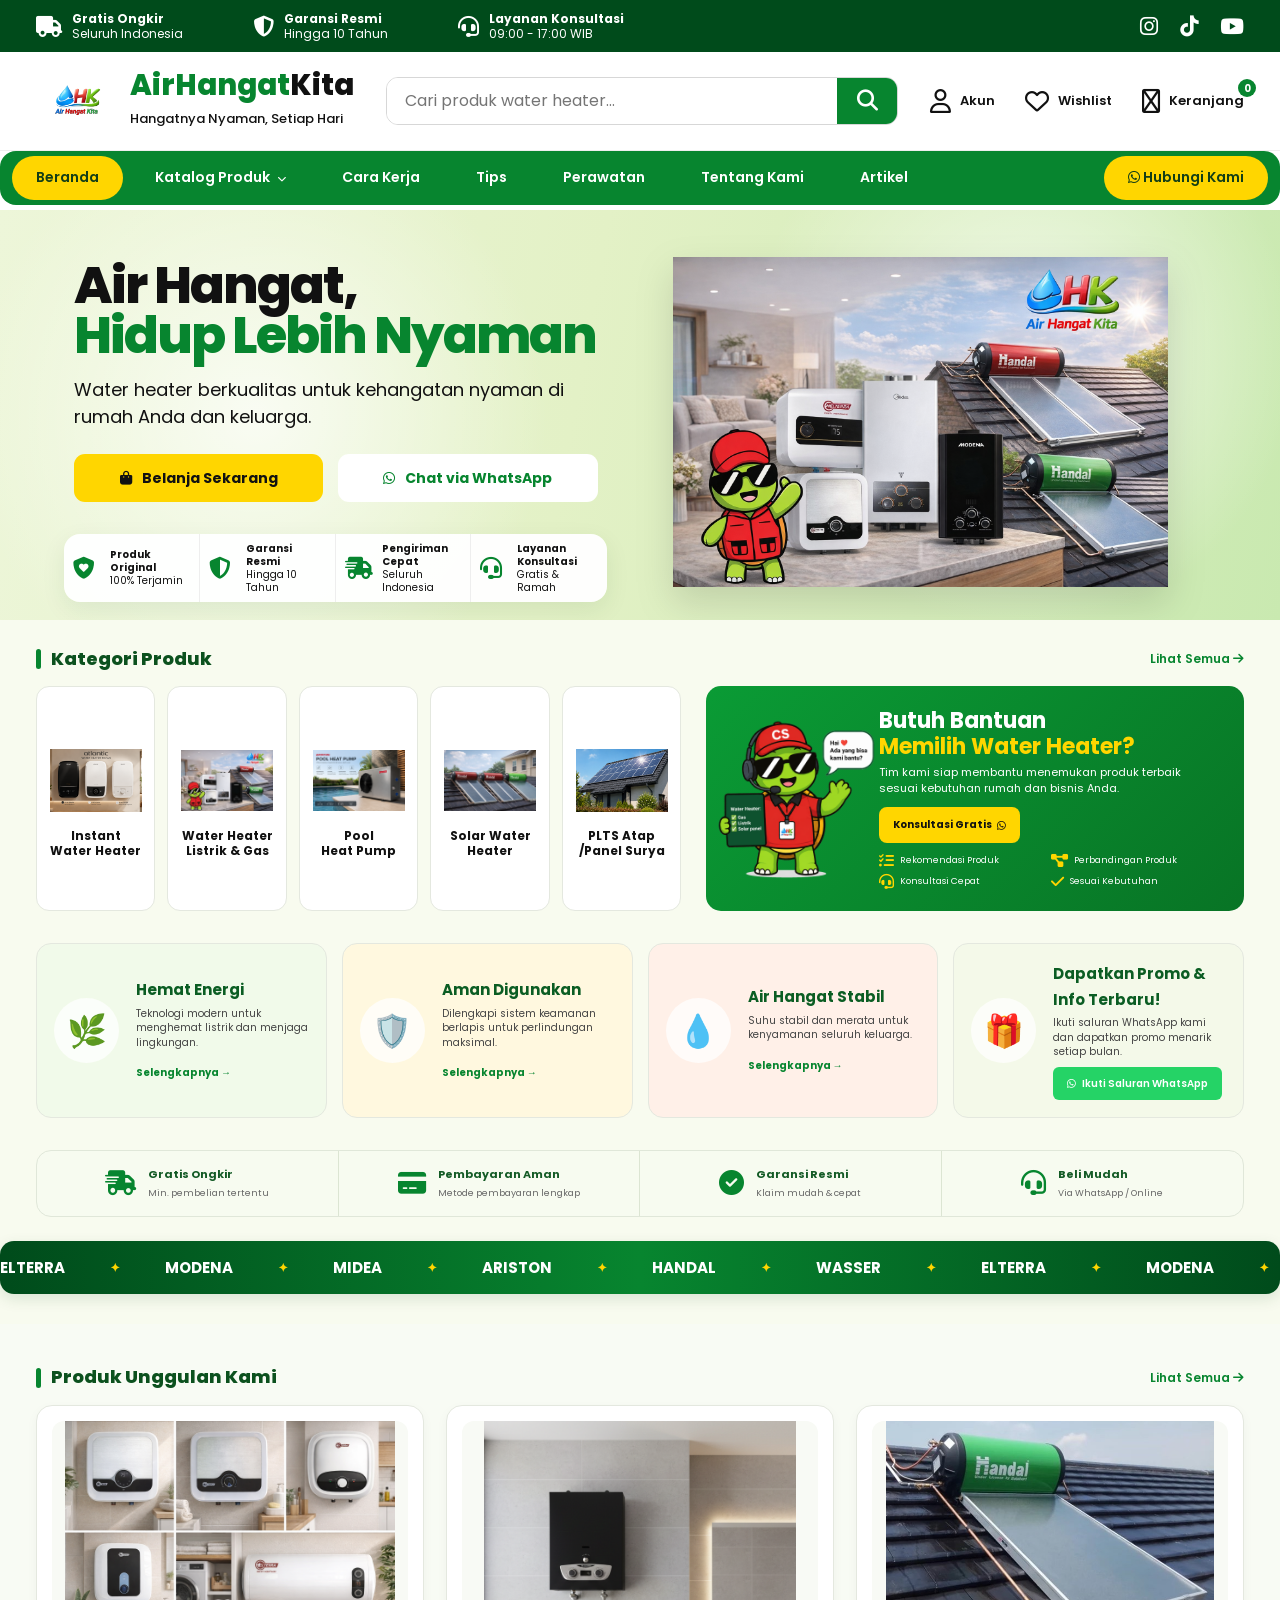
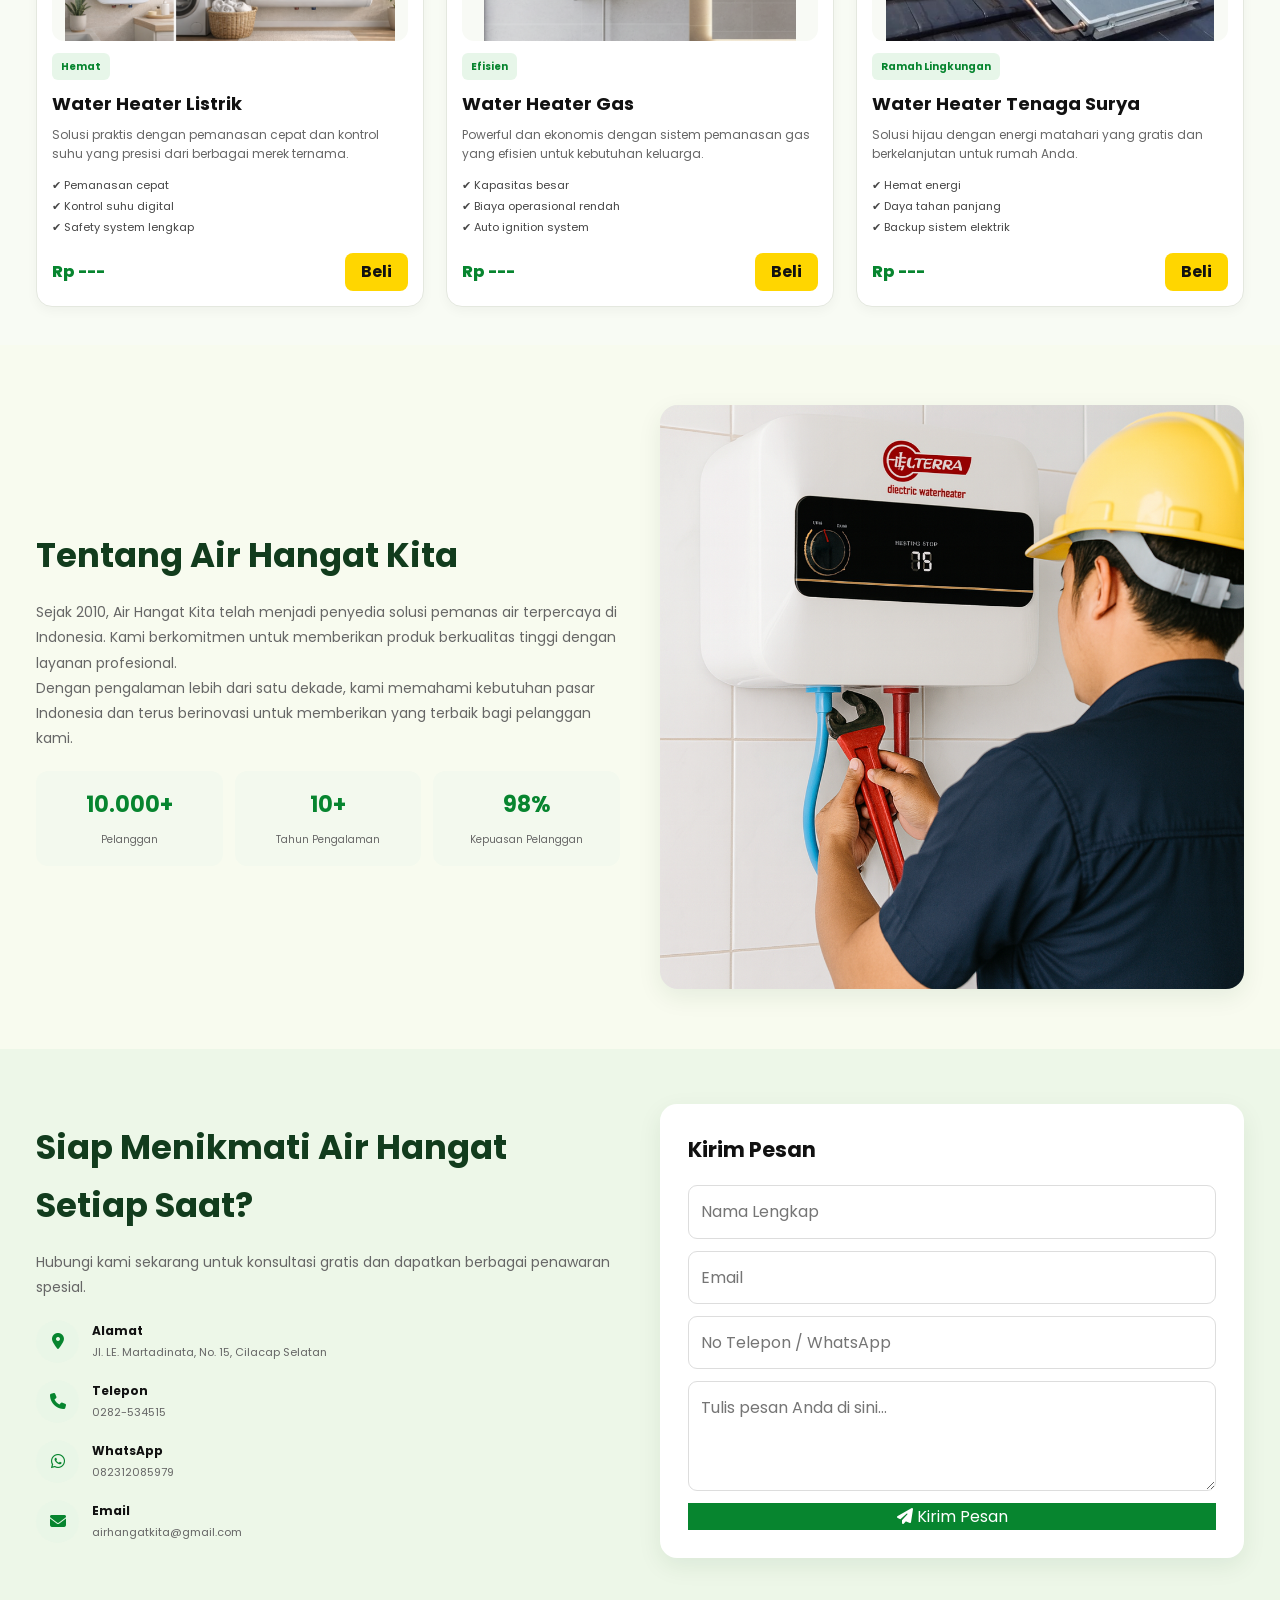
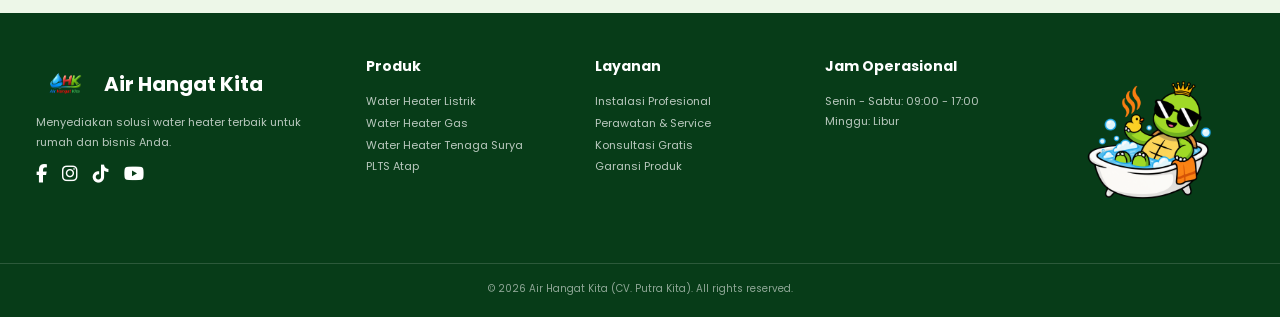
<file: index.html>
<!doctype html>
<html lang="id">
  <head>
    <meta charset="UTF-8" />
    <meta name="viewport" content="width=device-width, initial-scale=1.0" />
    <meta
      name="description"
      content="Air Hangat Kita - Solusi water heater untuk rumah dan keluarga."
    />

    <title>Air Hangat Kita</title>

    <link rel="preconnect" href="https://fonts.googleapis.com" />
    <link rel="preconnect" href="https://fonts.gstatic.com" crossorigin />
    <link
      href="https://fonts.googleapis.com/css2?family=Poppins:wght@400;500;600;700;800&display=swap"
      rel="stylesheet"
    />
    <link
      rel="stylesheet"
      href="https://cdnjs.cloudflare.com/ajax/libs/font-awesome/6.5.1/css/all.min.css"
    />
    <link
      rel="stylesheet"
      href="https://cdn.jsdelivr.net/npm/swiper@11/swiper-bundle.min.css"
    />
    <link rel="stylesheet" href="style.css" />

    
  </head>

  <body>
    <!-- TOP INFORMATION BAR -->
    <div class="topbar">
      <div class="container topbar-inner">
        <div class="top-info">
          <div class="top-item">
            <i class="fa-solid fa-truck"></i
            ><span><strong>Gratis Ongkir</strong><br />Seluruh Indonesia</span>
          </div>
          <div class="top-item">
            <i class="fa-solid fa-shield-halved"></i
            ><span><strong>Garansi Resmi</strong><br />Hingga 10 Tahun</span>
          </div>
          <div class="top-item">
            <i class="fa-solid fa-headset"></i
            ><span
              ><strong>Layanan Konsultasi</strong><br />09:00 - 17:00 WIB</span
            >
          </div>
        </div>
        <div class="top-social">
          <i class="fa-brands fa-instagram"></i
          ><i class="fa-brands fa-tiktok"></i
          ><i class="fa-brands fa-youtube"></i>
        </div>
      </div>
    </div>

    <!-- HEADER -->
    <header class="main-header">
      <div class="container header-main">
        <a href="#beranda" class="brand">
          <img src="Assets/img/logo-AHK.png" alt="Logo Air Hangat Kita" />
          <div>
            <div class="brand-name">
              <span class="green">AirHangat</span>Kita
            </div>
            <div class="brand-tagline">Hangatnya Nyaman, Setiap Hari</div>
          </div>
        </a>

        <!--Search Box-->
        <form class="search-box" onsubmit="return false;">
          <input
            type="search"
            placeholder="Cari produk water heater..."
            aria-label="Cari produk"
          />
          <button type="submit" aria-label="Cari">
            <i class="fa-solid fa-magnifying-glass"></i>
          </button>
        </form>

        <!--action-->
        <div class="header-actions">
          <a href="#contact" class="action"
            ><i class="fa-regular fa-user"></i><span>Akun</span></a
          >
          <a href="#" class="action"
            ><i class="fa-regular fa-heart"></i><span>Wishlist</span></a
          >
          <a href="#produk" class="action cart"
            ><i class="fa-solid fa-cart-shopping"></i><span>Keranjang</span
            ><b class="cart-count">0</b></a
          >
        </div>
      </div>
    </header>

    <!-- NAVIGATION -->
    <div class="nav-wrap">
      <div class="container">
        <nav class="navbar" id="navbar">
          <div class="nav-links">
            <a href="#beranda" class="active">Beranda</a>
            <a href="katalog.html"
              >Katalog Produk
              <i
                class="fa-solid fa-chevron-down"
                style="font-size: 9px; margin-left: 4px"
              ></i
            ></a>
            <a href="carakerja.html">Cara Kerja</a>
            <a href="tips.html">Tips</a>
            <a href="perawatan.html">Perawatan</a>
            <a href="#about">Tentang Kami</a>
            <a href="artikel.html">Artikel</a>
            <!--blm ada-->
            <span class="nav-spacer"></span>
            <a href="https://wa.me/6282312085979" class="contact-nav"
              ><i class="fa-brands fa-whatsapp"></i> Hubungi Kami</a
            >
          </div>
          <button
            class="mobile-toggle"
            type="button"
            aria-label="Buka menu"
            onclick="toggleMenu()"
          >
            <i class="fa-solid fa-bars"></i>
          </button>
        </nav>
      </div>
    </div>

    <!-- HERO -->
    <main id="beranda">
      <section class="hero">
        <div class="container hero-inner">
          <div class="hero-copy">
            <h1 class="hero-title">
              Air Hangat,<br /><span class="green">Hidup Lebih Nyaman</span>
            </h1>
            <p class="hero-desc">
              Water heater berkualitas untuk kehangatan nyaman di rumah Anda dan
              keluarga.
            </p>
            <div class="hero-buttons">
              <a href="#produk" class="btn btn-yellow"
                ><i class="fa-solid fa-bag-shopping"></i> Belanja Sekarang</a
              >
              <a href="https://wa.me/6282312085979" class="btn btn-outline"
                ><i class="fa-brands fa-whatsapp"></i> Chat via WhatsApp</a
              >
            </div>
          </div>

          <div class="hero-visual">
            <img
              class="hero-product"
              src="Assets/img/Produk AHK.png"
              alt="Produk Air Hangat Kita"
              onerror="this.src = 'Assets/img/Elterra.p.png'"
            />
          </div>

          <div class="hero-badges">
            <div class="hero-badge">
              <i class="fa-solid fa-shield-heart"></i
              ><span><strong>Produk Original</strong><br />100% Terjamin</span>
            </div>
            <div class="hero-badge">
              <i class="fa-solid fa-shield-halved"></i
              ><span><strong>Garansi Resmi</strong><br />Hingga 10 Tahun</span>
            </div>
            <div class="hero-badge">
              <i class="fa-solid fa-truck-fast"></i
              ><span
                ><strong>Pengiriman Cepat</strong><br />Seluruh Indonesia</span
              >
            </div>
            <div class="hero-badge">
              <i class="fa-solid fa-headset"></i
              ><span
                ><strong>Layanan Konsultasi</strong><br />Gratis & Ramah</span
              >
            </div>
          </div>
        </div>
      </section>

      <!-- KATEGORI -->
      <section class="section">
        <div class="container">
          <div class="section-title-row">
            <h2 class="section-title">Kategori Produk</h2>
            <a href="#produk" class="see-all"
              >Lihat Semua <i class="fa-solid fa-arrow-right"></i
            ></a>
          </div>
          <div class="category-layout">
            <div class="categories">
              <a class="category" href="katalog.html"
                ><img
                  src="Assets\img\Water heater instan.png"
                  alt="Instant Water Heater"
                /><span>Instant<br />Water Heater</span></a
              >
              <a class="category" href="katalog.html"
                ><img
                  src="Assets/img/Produk AHK.png"
                  alt="Storage Water Heater"
                /><span>Water Heater<br />Listrik & Gas</span></a
              >
              <a class="category" href="katalog.html"
                ><img
                  src="Assets\img\heat pump.png"
                  alt="Heat Pump Water Heater"
                /><span>Pool<br />Heat Pump</span></a
              >
              <a class="category" href="katalog.html"
                ><img
                  src="Assets/img/solar water heater.png"
                  alt="Solar Water Heater"
                /><span>Solar Water<br />Heater</span></a
              >
              <a class="category" href="katalog.html"
                ><img src="Assets\img\plts atap.png" alt="PLTS Atap" /><span
                  >PLTS Atap<br />/Panel Surya</span
                ></a
              >
            </div>

            <div class="help-card">
              <img
                src="Assets\img\CS AHK.png"
                alt="Air Hangat Kita"
                style="
                  width: 150px;
                  height: 150px;
                  object-fit: contain;
                  transform: scale(1.5);
                "
              />
              <div>
                <h3>Butuh Bantuan<br /><span>Memilih Water Heater?</span></h3>
                <p>
                  Tim kami siap membantu menemukan produk terbaik sesuai
                  kebutuhan rumah dan bisnis Anda.
                </p>
                <a
                  href="https://wa.me/6282312085979"
                  class="btn btn-yellow"
                  style="min-height: 36px; padding: 0 14px; font-size: 10px"
                  >Konsultasi Gratis <i class="fa-brands fa-whatsapp"></i
                ></a>
                <div class="help-points" style="margin-top: 10px">
                  <div>
                    <i class="fa-solid fa-list-check"></i> Rekomendasi Produk
                  </div>
                  <div>
                    <i class="fa-solid fa-diagram-project"></i> Perbandingan
                    Produk
                  </div>
                  <div>
                    <i class="fa-solid fa-headset"></i> Konsultasi Cepat
                  </div>
                  <div><i class="fa-solid fa-check"></i> Sesuai Kebutuhan</div>
                </div>
              </div>
            </div>
          </div>
        </div>
      </section>

      <!-- BENEFIT -->
      <section class="section" style="padding-top: 8px">
        <div class="container">
          <div class="benefit-grid">
            <div class="benefit">
              <div class="benefit-icon">🌿</div>
              <div>
                <h3>Hemat Energi</h3>
                <p>
                  Teknologi modern untuk menghemat listrik dan menjaga
                  lingkungan.
                </p>
                <a href="#about">Selengkapnya →</a>
              </div>
            </div>
            <div class="benefit">
              <div class="benefit-icon">🛡️</div>
              <div>
                <h3>Aman Digunakan</h3>
                <p>
                  Dilengkapi sistem keamanan berlapis untuk perlindungan
                  maksimal.
                </p>
                <a href="#about">Selengkapnya →</a>
              </div>
            </div>
            <div class="benefit">
              <div class="benefit-icon">💧</div>
              <div>
                <h3>Air Hangat Stabil</h3>
                <p>Suhu stabil dan merata untuk kenyamanan seluruh keluarga.</p>
                <a href="#about">Selengkapnya →</a>
              </div>
            </div>
            <div class="benefit">
              <div class="benefit-icon">🎁</div>
              <div>
                <h3>Dapatkan Promo & Info Terbaru!</h3>
                <p>
                  Ikuti saluran WhatsApp kami dan dapatkan promo menarik setiap
                  bulan.
                </p>
                <a
                  href="https://whatsapp.com/channel/0029VbD69A24dTnPxGHKkk3c"
                  target="_blank"
                  rel="noopener noreferrer"
                  style="
                    display: inline-flex;
                    align-items: center;
                    gap: 6px;
                    background: #25d366;
                    color: #fff;
                    padding: 8px 14px;
                    border-radius: 6px;
                    text-decoration: none;
                    font-size: 10px;
                    font-weight: 600;
                  "
                >
                  <i class="fa-brands fa-whatsapp"></i>
                  Ikuti Saluran WhatsApp
                </a>
              </div>
            </div>
          </div>
        </div>
      </section>

      <!-- SERVICE STRIP -->
      <section class="section" style="padding-top: 8px">
        <div class="container">
          <div class="service-strip">
            <div class="service">
              <i class="fa-solid fa-truck-fast"></i>
              <div>
                <strong>Gratis Ongkir</strong
                ><span>Min. pembelian tertentu</span>
              </div>
            </div>
            <div class="service">
              <i class="fa-solid fa-credit-card"></i>
              <div>
                <strong>Pembayaran Aman</strong
                ><span>Metode pembayaran lengkap</span>
              </div>
            </div>
            <div class="service">
              <i class="fa-solid fa-circle-check"></i>
              <div>
                <strong>Garansi Resmi</strong><span>Klaim mudah & cepat</span>
              </div>
            </div>
            <div class="service">
              <i class="fa-solid fa-headset"></i>
              <div>
                <strong>Beli Mudah</strong><span>Via WhatsApp / Online</span>
              </div>
            </div>
          </div>
        </div>
      </section>

      <!-- TEKS BERJALAN -->
      <div class="brand-marquee">
        <div class="brand-track">
          <span>ELTERRA</span>
          <span>MODENA</span>
          <span>MIDEA</span>
          <span>ARISTON</span>
          <span>HANDAL</span>
          <span>WASSER</span>

          <!-- Duplikasi untuk animasi berjalan tanpa putus -->
          <span>ELTERRA</span>
          <span>MODENA</span>
          <span>MIDEA</span>
          <span>ARISTON</span>
          <span>HANDAL</span>
          <span>WASSER</span>
        </div>
      </div>

      <!-- PRODUK -->
      <section id="produk" class="products-section">
        <div class="container">
          <div class="section-title-row">
            <h2 class="section-title">Produk Unggulan Kami</h2>
            <a href="#produk" class="see-all"
              >Lihat Semua <i class="fa-solid fa-arrow-right"></i
            ></a>
          </div>

          <div class="product-grid">
            <article class="product-card">
              <img
                src="Assets/img/water heater listrik.png"
                alt="Water Heater Listrik"
              />
              <span class="product-tag">Hemat</span>
              <h3>Water Heater Listrik</h3>
              <p>
                Solusi praktis dengan pemanasan cepat dan kontrol suhu yang
                presisi dari berbagai merek ternama.
              </p>
              <ul>
                <li>✔ Pemanasan cepat</li>
                <li>✔ Kontrol suhu digital</li>
                <li>✔ Safety system lengkap</li>
              </ul>
              <div class="product-bottom">
                <span class="price">Rp ---</span
                ><a
                  href="katalog-listrik.html"
                  class="btn btn-yellow"
                  style="min-height: 38px; padding: 0 16px"
                  >Beli</a
                >
              </div>
            </article>
            <article class="product-card">
              <img src="Assets/img/Ariston1.png" alt="Water Heater Gas" />
              <span class="product-tag">Efisien</span>
              <h3>Water Heater Gas</h3>
              <p>
                Powerful dan ekonomis dengan sistem pemanasan gas yang efisien
                untuk kebutuhan keluarga.
              </p>
              <ul>
                <li>✔ Kapasitas besar</li>
                <li>✔ Biaya operasional rendah</li>
                <li>✔ Auto ignition system</li>
              </ul>
              <div class="product-bottom">
                <span class="price">Rp ---</span
                ><a
                  href="katalog-gas.html"
                  class="btn btn-yellow"
                  style="min-height: 38px; padding: 0 16px"
                  >Beli</a
                >
              </div>
            </article>
            <article class="product-card">
              <img
                src="Assets/img/surya.1.jpg"
                alt="Water Heater Tenaga Surya"
              />
              <span class="product-tag">Ramah Lingkungan</span>
              <h3>Water Heater Tenaga Surya</h3>
              <p>
                Solusi hijau dengan energi matahari yang gratis dan
                berkelanjutan untuk rumah Anda.
              </p>
              <ul>
                <li>✔ Hemat energi</li>
                <li>✔ Daya tahan panjang</li>
                <li>✔ Backup sistem elektrik</li>
              </ul>
              <div class="product-bottom">
                <span class="price">Rp ---</span
                ><a
                  href="katalog-surya.html"
                  class="btn btn-yellow"
                  style="min-height: 38px; padding: 0 16px"
                  >Beli</a
                >
              </div>
            </article>
          </div>
        </div>
      </section>

      <!-- ABOUT -->
      <section id="about" class="section" style="padding: 60px 0">
        <div class="container about-grid">
          <div class="about-copy">
            <h2>Tentang Air Hangat Kita</h2>
            <p>
              Sejak 2010, Air Hangat Kita telah menjadi penyedia solusi pemanas
              air terpercaya di Indonesia. Kami berkomitmen untuk memberikan
              produk berkualitas tinggi dengan layanan profesional.
            </p>
            <p>
              Dengan pengalaman lebih dari satu dekade, kami memahami kebutuhan
              pasar Indonesia dan terus berinovasi untuk memberikan yang terbaik
              bagi pelanggan kami.
            </p>
            <div class="stats">
              <div class="stat">
                <strong>10.000+</strong><span>Pelanggan</span>
              </div>
              <div class="stat">
                <strong>10+</strong><span>Tahun Pengalaman</span>
              </div>
              <div class="stat">
                <strong>98%</strong><span>Kepuasan Pelanggan</span>
              </div>
            </div>
          </div>
          <div class="about-image">
            <img
              src="Assets/img/ILUSTRASI PEMASANGAN WATER HEATER LISTRIK.png"
              alt="Ilustrasi pemasangan water heater"
            />
          </div>
        </div>
      </section>

      <!-- CONTACT -->
      <section
        id="contact"
        class="section contact-section"
        style="padding: 55px 0"
      >
        <div class="container contact-grid">
          <div class="contact-copy">
            <h2>Siap Menikmati Air Hangat Setiap Saat?</h2>
            <p>
              Hubungi kami sekarang untuk konsultasi gratis dan dapatkan
              berbagai penawaran spesial.
            </p>
            <div class="contact-list">
              <div class="contact-item">
                <div class="contact-icon">
                  <i class="fa-solid fa-location-dot"></i>
                </div>
                <div>
                  <strong>Alamat</strong
                  ><span>Jl. LE. Martadinata, No. 15, Cilacap Selatan</span>
                </div>
              </div>
              <div class="contact-item">
                <div class="contact-icon">
                  <i class="fa-solid fa-phone"></i>
                </div>
                <div><strong>Telepon</strong><span>0282-534515</span></div>
              </div>
              <div class="contact-item">
                <div class="contact-icon">
                  <i class="fa-brands fa-whatsapp"></i>
                </div>
                <div><strong>WhatsApp</strong><span>082312085979</span></div>
              </div>
              <div class="contact-item">
                <div class="contact-icon">
                  <i class="fa-solid fa-envelope"></i>
                </div>
                <div>
                  <strong>Email</strong><span>airhangatkita@gmail.com</span>
                </div>
              </div>
            </div>
          </div>

          <div class="contact-card">
            <h3 style="margin: 0 0 18px; font-size: 21px">Kirim Pesan</h3>
            <form class="contact-form" id="contactForm">
              <input
                type="text"
                id="nama"
                placeholder="Nama Lengkap"
                required
              />

              <input type="email" id="email" placeholder="Email" required />

              <input
                type="tel"
                id="telepon"
                placeholder="No Telepon / WhatsApp"
                required
              />

              <textarea
                id="pesan"
                placeholder="Tulis pesan Anda di sini..."
                required
              ></textarea>

              <button
                class="btn"
                style="background: var(--green); color: #fff; border: 0"
                type="submit"
              >
                <i class="fa-solid fa-paper-plane"></i> Kirim Pesan
              </button>
            </form>
          </div>
        </div>
      </section>
    </main>

    <!-- FOOTER -->
    <footer>
      <div class="container">
       <div class="footer-grid">

  <!-- BRAND -->
  <div>
    <div class="footer-brand">
      <img
        src="Assets/img/AHK-png.png"
        alt="Logo Air Hangat Kita"
      />
      <strong style="font-size: 20px">Air Hangat Kita</strong>
    </div>

    <p>
      Menyediakan solusi water heater terbaik untuk rumah dan bisnis
      Anda.
    </p>

    <div class="footer-social">
      <i class="fa-brands fa-facebook-f"></i>
      <i class="fa-brands fa-instagram"></i>
      <i class="fa-brands fa-tiktok"></i>
      <i class="fa-brands fa-youtube"></i>
    </div>
  </div>

  <!-- PRODUK -->
  <div>
    <h4>Produk</h4>
    <ul>
      <li><a href="#produk">Water Heater Listrik</a></li>
      <li><a href="#produk">Water Heater Gas</a></li>
      <li><a href="#produk">Water Heater Tenaga Surya</a></li>
      <li><a href="#produk">PLTS Atap</a></li>
    </ul>
  </div>

  <!-- LAYANAN -->
  <div>
    <h4>Layanan</h4>
    <ul>
      <li>Instalasi Profesional</li>
      <li>Perawatan & Service</li>
      <li>Konsultasi Gratis</li>
      <li>Garansi Produk</li>
    </ul>
  </div>

  <!-- JAM OPERASIONAL -->
  <div>
    <h4>Jam Operasional</h4>
    <p>Senin - Sabtu: 09:00 - 17:00</p>
    <p>Minggu: Libur</p>
  </div>

  <!-- GAMBAR FOOTHER -->
  <div class="footer-image">
    <img
      src="Assets\img\Enjoy AHK.png"
      alt="Air Hangat Kita"
    />
  </div>

</div>
        </div>
        <div class="copyright">
          © 2026 Air Hangat Kita (CV. Putra Kita). All rights reserved.
        </div>
      </div>
      <script src="script.js"></script>
    </footer>

    <script>
      function toggleMenu() {
        document.getElementById("navbar").classList.toggle("open");
      }

      document
        .querySelectorAll(".nav-links a")
        .forEach((link) =>
          link.addEventListener("click", () =>
            document.getElementById("navbar").classList.remove("open"),
          ),
        );

      // FORM KONTAK → WHATSAPP
      document.querySelectorAll("form.contact-form").forEach((form) => {
        form.addEventListener("submit", function (e) {
          e.preventDefault();

          // Mengambil data dari form
          const nama = document.getElementById("nama").value.trim();
          const email = document.getElementById("email").value.trim();
          const telepon = document.getElementById("telepon").value.trim();
          const pesan = document.getElementById("pesan").value.trim();

          // Nomor WhatsApp Air Hangat Kita
          const nomorWhatsApp = "6282312085979";

          // Membuat pesan WhatsApp
          const teksPesan =
            "Halo Air Hangat Kita,\n\n" +
            "Saya ingin berkonsultasi mengenai produk.\n\n" +
            "Nama: " +
            nama +
            "\n" +
            "Email: " +
            email +
            "\n" +
            "No. WhatsApp: " +
            telepon +
            "\n\n" +
            "Pesan:\n" +
            pesan;

          // Membuat link WhatsApp
          const urlWhatsApp =
            "https://wa.me/" +
            nomorWhatsApp +
            "?text=" +
            encodeURIComponent(teksPesan);

          // Membuka WhatsApp
          window.open(urlWhatsApp, "_blank");

          // Alert
          alert(
            "Terima kasih! Pesan Anda telah dikirim. Tim kami akan menghubungi Anda segera.",
          );

          // Mengosongkan form
          this.reset();
        });
      });
    </script>
  </body>
</html>
</file>
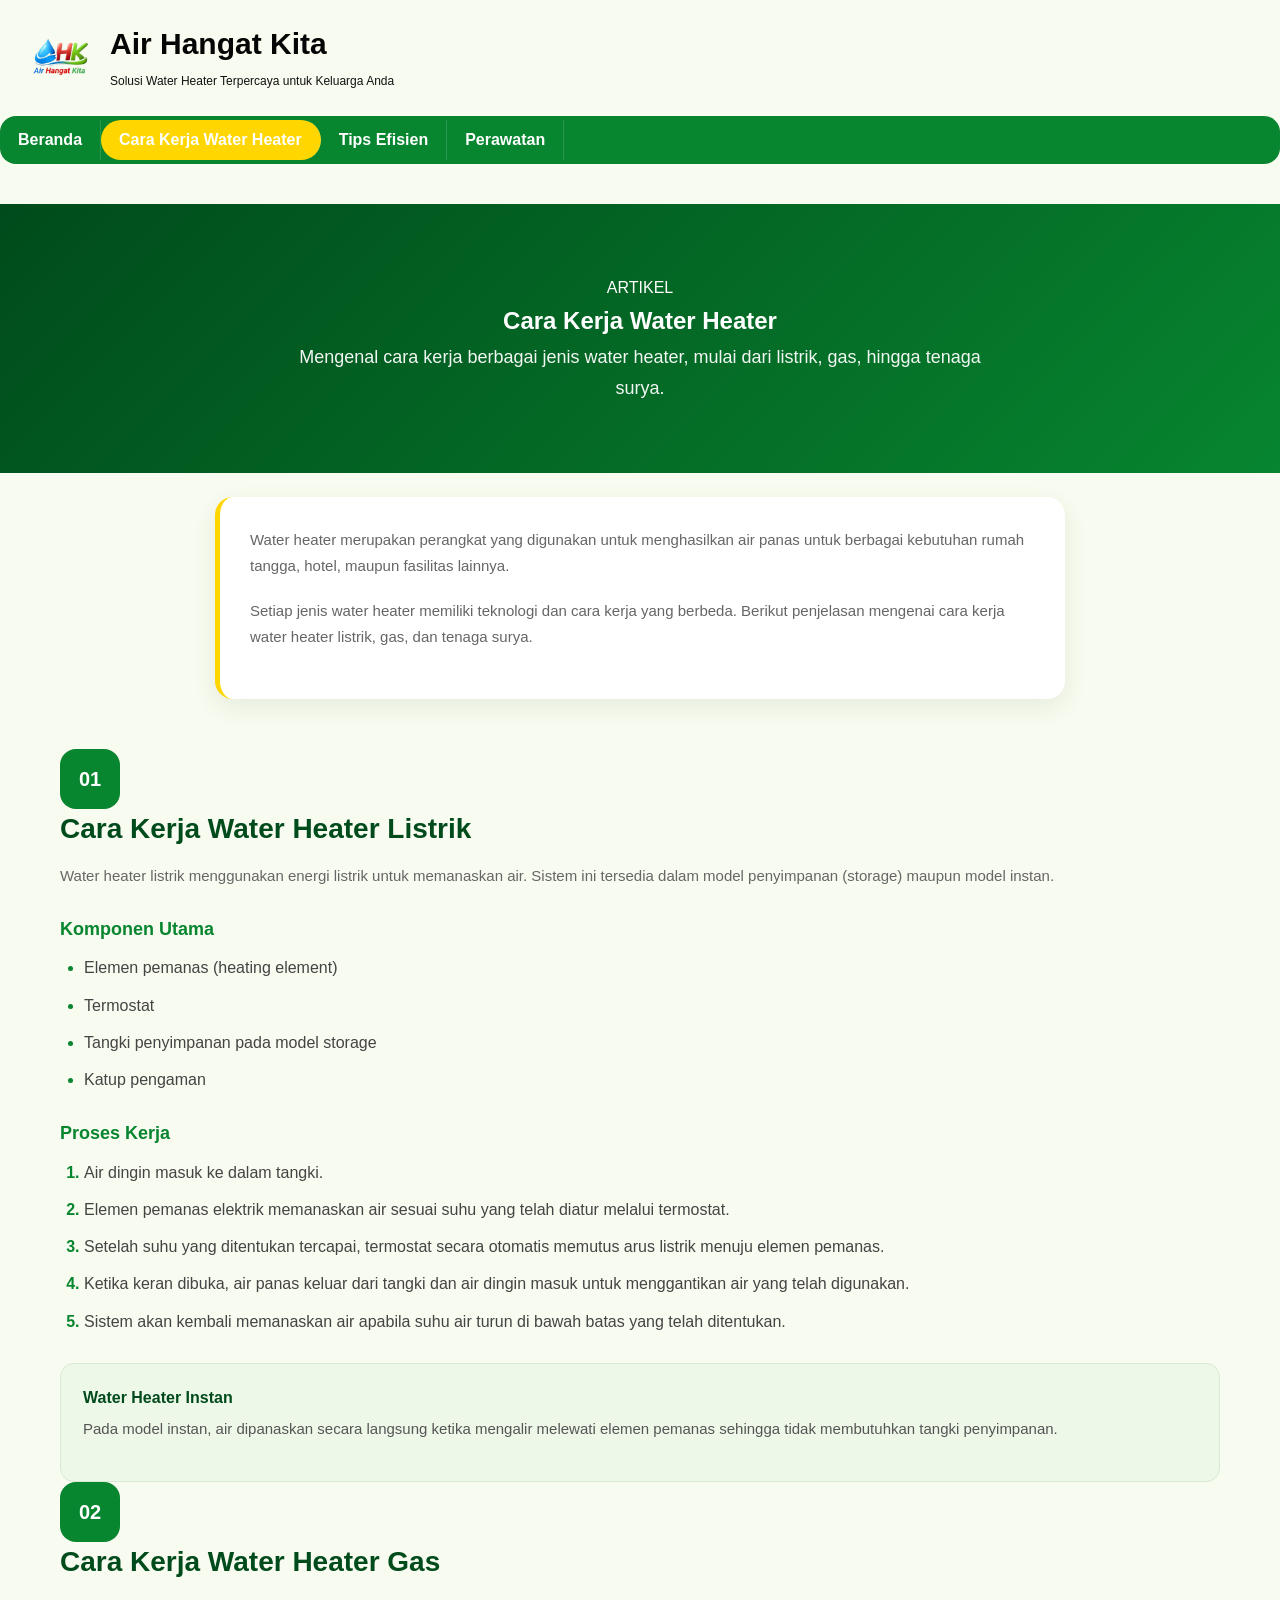
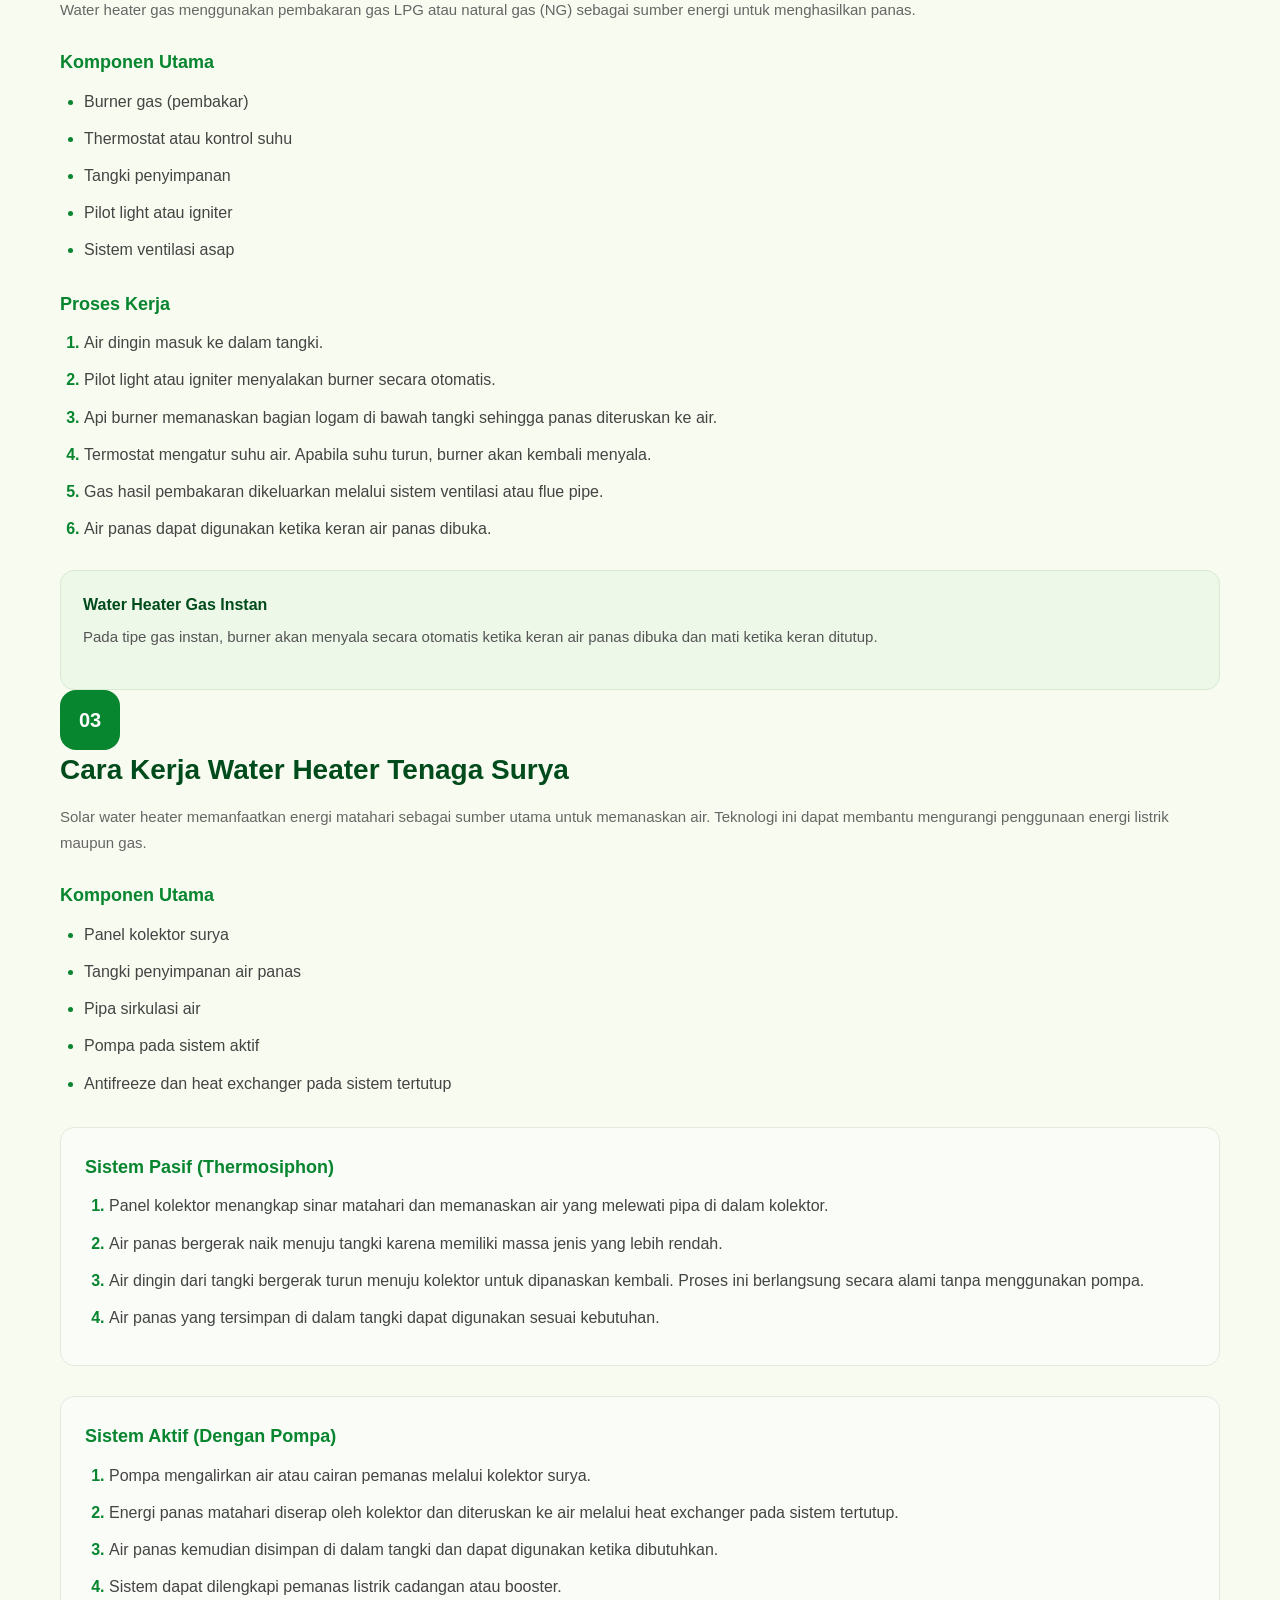
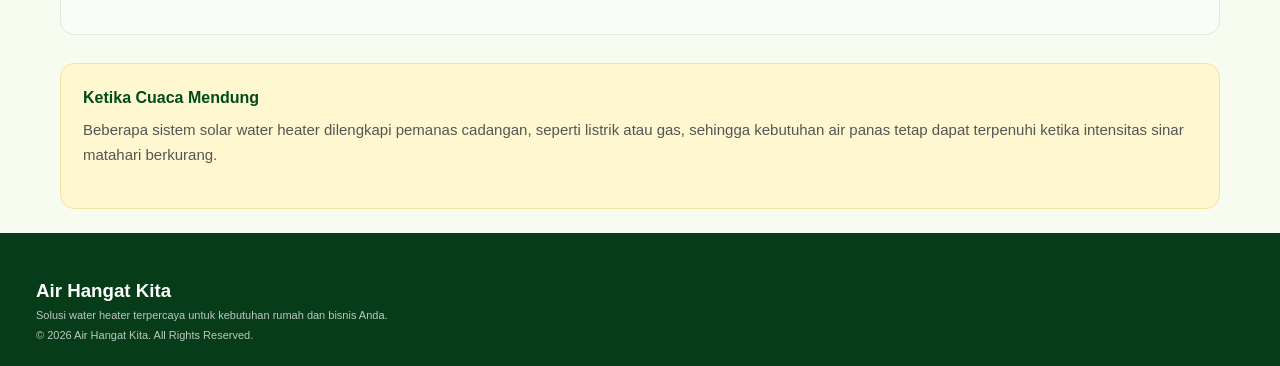
<file: carakerja.html>
<!doctype html>
<html lang="id">
  <head>
    <meta charset="UTF-8" />
    <meta name="viewport" content="width=device-width, initial-scale=1.0" />
    <title>Cara Kerja Water Heater | Air Hangat Kita</title>

    <link rel="stylesheet" href="style.css" />
  </head>

  <style>/* =========================================
   HEADER
   ========================================= */

.site-header {
  width: 100%;
  background: #f8fbef;
  padding: 8px 0;
}

.header-content {
  width: 100%;
  display: flex;
  align-items: center;
  gap: 10px;
  padding: 0 10px;
}


/* LOGO */

.logo {
  flex-shrink: 0;
  display: flex;
  align-items: center;
}

.logo img {
  width: 100px !important;
  height: 100px !important;
  object-fit: contain;
}


/* BRAND */

.brand {
  display: flex;
  flex-direction: column;
  align-items: flex-start;
  justify-content: center;
}

.brand h1 {
  margin: 0;
  font-size: 30px;
  line-height: 1.1;
  font-weight: 700;
  color: #050505;
}

.brand p {
  margin: 2px 0 0;
  font-size: 12px;
  line-height: 1.3;
  color: #111;
}


/* =========================================
   NAVBAR
   ========================================= */

.navbar {
  width: 100%;
  background: #07852f;
  padding: 0;
}

.nav-content {
  width: 100%;
  display: flex;
  align-items: stretch;
}


/* TOMBOL MENU */

.nav-content a {
  display: flex;
  align-items: center;
  justify-content: center;

  min-height: 40px;
  padding: 0 18px;

  color: #ffffff;
  text-decoration: none;

  font-size: 16px;
  font-weight: 550;

  border-right: 1px solid rgba(255, 255, 255, 0.15);

  transition: all 0.2s ease;
}


/* MENU AKTIF */

.nav-content a.active {
  background: #ffd600;
  color: #ffffff;
  border-radius: 50px;
}


/* HOVER */

.nav-content a:hover {
  background: #ffd600;
  color: #000000;
  border-radius: 50px;
}


/* =========================================
   TABLET
   ========================================= */

@media (max-width: 768px) {

  .header-content {
    padding: 15px 20px;
    gap: 15px;
  }

  .logo img {
    width: 60px;
    height: 60px;
  }

  .brand h1 {
    font-size: 34px;
  }

  .brand p {
    font-size: 16px;
  }

  .nav-content {
    flex-wrap: wrap;
  }

  .nav-content a {
    min-height: 50px;
    padding: 0 14px;
    font-size: 15px;
  }
}


/* =========================================
   HP
   ========================================= */

@media (max-width: 480px) {

  .site-header {
    padding: 15px 0;
  }

  .header-content {
    padding: 0 15px;
    gap: 10px;
  }

  .logo img {
    width: 48px;
    height: 48px;
  }

  .brand h1 {
    font-size: 27px;
  }

  .brand p {
    font-size: 13px;
    line-height: 1.3;
  }


  /* NAVBAR MENJADI GRID */

  .nav-content {
    display: grid;
    grid-template-columns: 1fr 1fr;
    width: 100%;
  }

  .nav-content a {
    min-height: 48px;
    padding: 8px 5px;

    font-size: 13px;
    text-align: center;

    border-bottom: 1px solid rgba(255, 255, 255, 0.15);
  }

 }
 /* =================================
   TEKS BERJALAN DI BAWAH NAVBAR
   BERLAKU UNTUK SEMUA DEVICE
================================= */

.running-text {
  width: 100%;
  height: 40px;

  background: none;
  color: #004b1b;

  overflow: hidden;
  position: relative;

  display: flex;
  align-items: center;
}

.running-text-content {
  position: absolute;
  left: 100%;

  white-space: nowrap;

  font-size: 17px;
  font-weight: 600;

  animation: teksBerjalan 12s linear infinite;
}

@keyframes teksBerjalan {
  from {
    left: 100%;
  }

  to {
    left: -100%;
  }
}
</style>

  <body>
    <!-- HEADER -->
    <header class="site-header">
      <div class="header-content">
        <div class="logo">
          <img
          src="Assets/img/AHK-png.png"
          alt="Logo Air Hangat Kita"
           />
          <div class="brand">
          <h1>Air Hangat Kita</h1>
          <p>Solusi Water Heater Terpercaya untuk Keluarga Anda</p>
        </div>
      </div>
    </header>

    <!-- NAVBAR -->
    <nav class="navbar">
      <div class="nav-content">
        <a href="index.html">Beranda</a>
        <a href="carakerja.html" class="active">Cara Kerja Water Heater</a>
        <a href="tips.html">Tips Efisien</a>
        <a href="perawatan.html">Perawatan</a>
      </div>
    </nav>

    <!-- TEKS BERJALAN -->
<div class="running-text">
  <div class="running-text-content">
    Air Hangat Kita &nbsp; • &nbsp; Solusi Water Heater Terpercaya
    &nbsp; • &nbsp; Hangatnya Nyaman, Setiap Hari
  </div>
</div>

    <!-- MAIN CONTENT -->
    <main class="artikel">
      <!-- HERO ARTIKEL -->
      <section class="article-hero">
        <div class="container">
          <span class="article-label">ARTIKEL</span>

          <h2>Cara Kerja Water Heater</h2>

          <p>
            Mengenal cara kerja berbagai jenis water heater, mulai dari listrik,
            gas, hingga tenaga surya.
          </p>
        </div>
      </section>

      <!-- ISI ARTIKEL -->
      <section class="article-content">
        <div class="container">
          <!-- INTRO -->
          <div class="article-intro">
            <p>
              Water heater merupakan perangkat yang digunakan untuk menghasilkan
              air panas untuk berbagai kebutuhan rumah tangga, hotel, maupun
              fasilitas lainnya.
            </p>

            <p>
              Setiap jenis water heater memiliki teknologi dan cara kerja yang
              berbeda. Berikut penjelasan mengenai cara kerja water heater
              listrik, gas, dan tenaga surya.
            </p>
          </div>

          <!-- WATER HEATER LISTRIK -->
          <article class="article-section">
            <div class="section-number">01</div>

            <div class="section-body">
              <h3>Cara Kerja Water Heater Listrik</h3>

              <p>
                Water heater listrik menggunakan energi listrik untuk memanaskan
                air. Sistem ini tersedia dalam model penyimpanan (storage)
                maupun model instan.
              </p>

              <h4>Komponen Utama</h4>

              <ul>
                <li>Elemen pemanas (heating element)</li>
                <li>Termostat</li>
                <li>Tangki penyimpanan pada model storage</li>
                <li>Katup pengaman</li>
              </ul>

              <h4>Proses Kerja</h4>

              <ol>
                <li>Air dingin masuk ke dalam tangki.</li>

                <li>
                  Elemen pemanas elektrik memanaskan air sesuai suhu yang telah
                  diatur melalui termostat.
                </li>

                <li>
                  Setelah suhu yang ditentukan tercapai, termostat secara
                  otomatis memutus arus listrik menuju elemen pemanas.
                </li>

                <li>
                  Ketika keran dibuka, air panas keluar dari tangki dan air
                  dingin masuk untuk menggantikan air yang telah digunakan.
                </li>

                <li>
                  Sistem akan kembali memanaskan air apabila suhu air turun di
                  bawah batas yang telah ditentukan.
                </li>
              </ol>

              <div class="info-box">
                <strong>Water Heater Instan</strong>

                <p>
                  Pada model instan, air dipanaskan secara langsung ketika
                  mengalir melewati elemen pemanas sehingga tidak membutuhkan
                  tangki penyimpanan.
                </p>
              </div>
            </div>
          </article>

          <!-- WATER HEATER GAS -->
          <article class="article-section">
            <div class="section-number">02</div>

            <div class="section-body">
              <h3>Cara Kerja Water Heater Gas</h3>

              <p>
                Water heater gas menggunakan pembakaran gas LPG atau natural gas
                (NG) sebagai sumber energi untuk menghasilkan panas.
              </p>

              <h4>Komponen Utama</h4>

              <ul>
                <li>Burner gas (pembakar)</li>
                <li>Thermostat atau kontrol suhu</li>
                <li>Tangki penyimpanan</li>
                <li>Pilot light atau igniter</li>
                <li>Sistem ventilasi asap</li>
              </ul>

              <h4>Proses Kerja</h4>

              <ol>
                <li>Air dingin masuk ke dalam tangki.</li>

                <li>
                  Pilot light atau igniter menyalakan burner secara otomatis.
                </li>

                <li>
                  Api burner memanaskan bagian logam di bawah tangki sehingga
                  panas diteruskan ke air.
                </li>

                <li>
                  Termostat mengatur suhu air. Apabila suhu turun, burner akan
                  kembali menyala.
                </li>

                <li>
                  Gas hasil pembakaran dikeluarkan melalui sistem ventilasi atau
                  flue pipe.
                </li>

                <li>
                  Air panas dapat digunakan ketika keran air panas dibuka.
                </li>
              </ol>

              <div class="info-box">
                <strong>Water Heater Gas Instan</strong>

                <p>
                  Pada tipe gas instan, burner akan menyala secara otomatis
                  ketika keran air panas dibuka dan mati ketika keran ditutup.
                </p>
              </div>
            </div>
          </article>

          <!-- SOLAR WATER HEATER -->
          <article class="article-section">
            <div class="section-number">03</div>

            <div class="section-body">
              <h3>Cara Kerja Water Heater Tenaga Surya</h3>

              <p>
                Solar water heater memanfaatkan energi matahari sebagai sumber
                utama untuk memanaskan air. Teknologi ini dapat membantu
                mengurangi penggunaan energi listrik maupun gas.
              </p>

              <h4>Komponen Utama</h4>

              <ul>
                <li>Panel kolektor surya</li>
                <li>Tangki penyimpanan air panas</li>
                <li>Pipa sirkulasi air</li>
                <li>Pompa pada sistem aktif</li>
                <li>Antifreeze dan heat exchanger pada sistem tertutup</li>
              </ul>

              <!-- SISTEM PASIF -->
              <div class="sub-section">
                <h4>Sistem Pasif (Thermosiphon)</h4>

                <ol>
                  <li>
                    Panel kolektor menangkap sinar matahari dan memanaskan air
                    yang melewati pipa di dalam kolektor.
                  </li>

                  <li>
                    Air panas bergerak naik menuju tangki karena memiliki massa
                    jenis yang lebih rendah.
                  </li>

                  <li>
                    Air dingin dari tangki bergerak turun menuju kolektor untuk
                    dipanaskan kembali. Proses ini berlangsung secara alami
                    tanpa menggunakan pompa.
                  </li>

                  <li>
                    Air panas yang tersimpan di dalam tangki dapat digunakan
                    sesuai kebutuhan.
                  </li>
                </ol>
              </div>

              <!-- SISTEM AKTIF -->
              <div class="sub-section">
                <h4>Sistem Aktif (Dengan Pompa)</h4>

                <ol>
                  <li>
                    Pompa mengalirkan air atau cairan pemanas melalui kolektor
                    surya.
                  </li>

                  <li>
                    Energi panas matahari diserap oleh kolektor dan diteruskan
                    ke air melalui heat exchanger pada sistem tertutup.
                  </li>

                  <li>
                    Air panas kemudian disimpan di dalam tangki dan dapat
                    digunakan ketika dibutuhkan.
                  </li>

                  <li>
                    Sistem dapat dilengkapi pemanas listrik cadangan atau
                    booster.
                  </li>
                </ol>
              </div>

              <div class="info-box highlight">
                <strong>Ketika Cuaca Mendung</strong>

                <p>
                  Beberapa sistem solar water heater dilengkapi pemanas
                  cadangan, seperti listrik atau gas, sehingga kebutuhan air
                  panas tetap dapat terpenuhi ketika intensitas sinar matahari
                  berkurang.
                </p>
              </div>
            </div>
          </article>
        </div>
      </section>
    </main>

    <!-- FOOTER -->
    <footer class="site-footer">
      <div class="container footer-content">
        <div>
          <h3>Air Hangat Kita</h3>

          <p>
            Solusi water heater terpercaya untuk kebutuhan rumah dan bisnis
            Anda.
          </p>
        </div>

        <div class="footer-bottom">
          <p>© 2026 Air Hangat Kita. All Rights Reserved.</p>
        </div>
      </div>
    </footer>
  </body>

  </html>
</file>
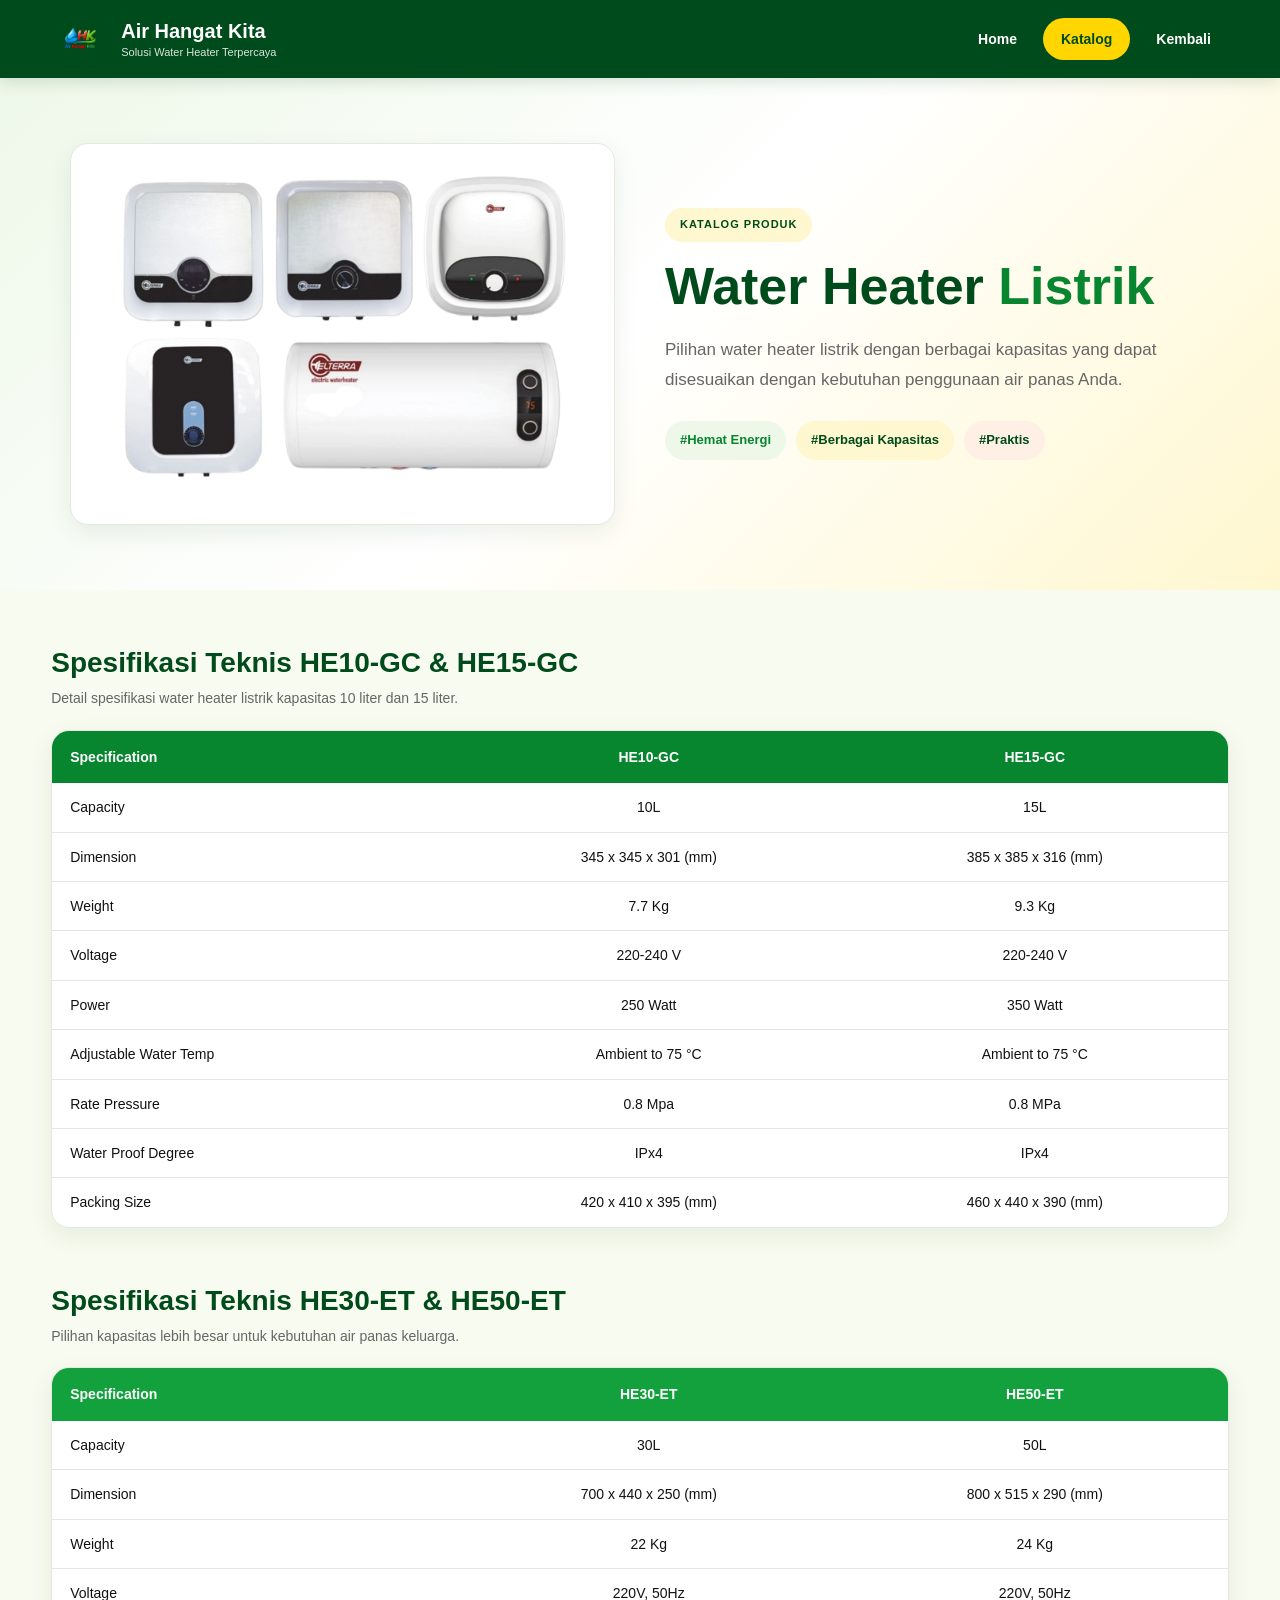
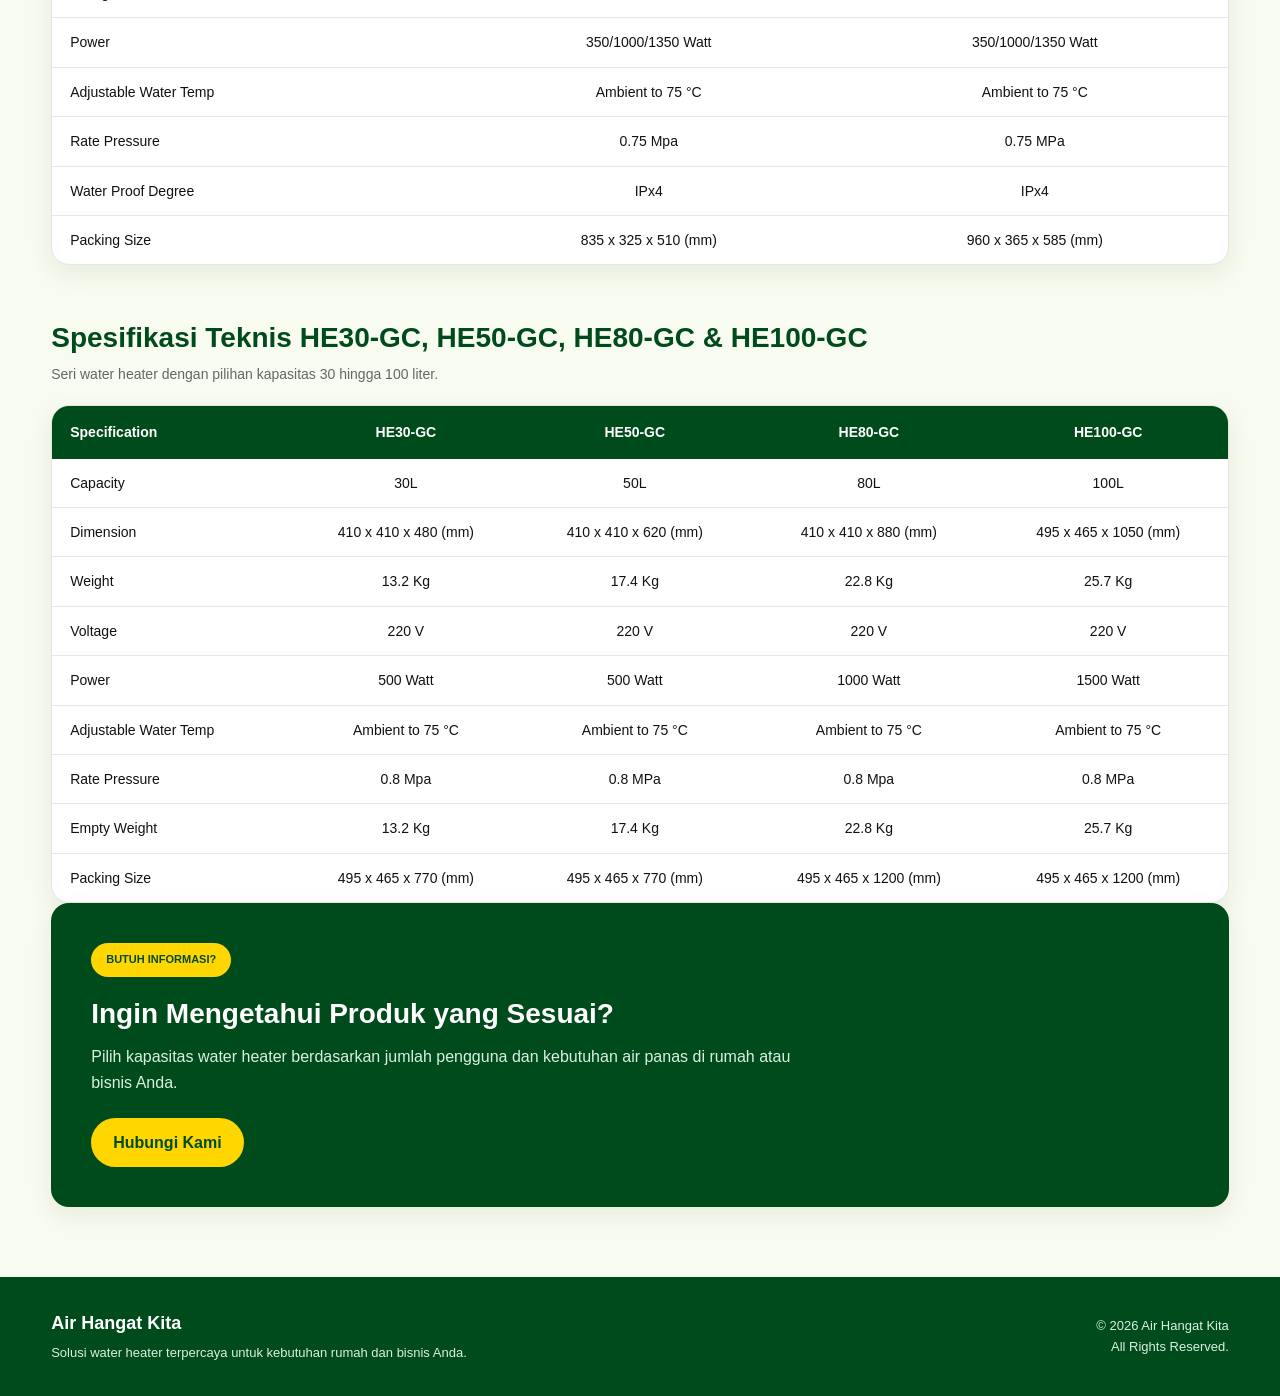
<file: katalog-gas.html>
<!doctype html>
<html lang="id">
  <head>
    <meta charset="UTF-8" />
    <meta name="viewport" content="width=device-width, initial-scale=1.0" />

    <title>Katalog Harga Water Heater Listrik | Air Hangat Kita</title>

    <style>
      /* =====================================================
         WARNA UTAMA
      ===================================================== */

      :root {
        --green-dark: #004b1b;
        --green: #07852f;
        --green-2: #12a13c;
        --green-soft: #eef8e9;

        --yellow: #ffd600;
        --yellow-soft: #fff7cf;

        --orange-soft: #fff0e6;
        --cream: #f8fbef;

        --text: #111111;
        --muted: #666666;

        --border: #e4e8df;
        --white: #ffffff;

        --shadow: 0 8px 24px rgba(0, 65, 24, 0.08);
        --radius: 18px;
      }

      /* =====================================================
         RESET
      ===================================================== */

      * {
        box-sizing: border-box;
        margin: 0;
        padding: 0;
      }

      html {
        scroll-behavior: smooth;
      }

      body {
        font-family: Arial, Helvetica, sans-serif;
        background: var(--cream);
        color: var(--text);
        line-height: 1.6;
      }

      a {
        text-decoration: none;
      }

      img {
        max-width: 100%;
        display: block;
      }

      .container {
        width: min(1200px, 92%);
        margin: auto;
      }

      /* =====================================================
         NAVBAR
      ===================================================== */

      .navbar {
        width: 100%;
        background: var(--green-dark);
        box-shadow: 0 4px 15px rgba(0, 75, 27, 0.15);
        position: sticky;
        top: 0;
        z-index: 1000;
      }

      .navbar-container {
        width: min(1200px, 92%);
        min-height: 78px;
        margin: auto;

        display: flex;
        align-items: center;
        justify-content: space-between;

        gap: 25px;
      }

      /* LOGO + BRAND */

      .brand {
        display: flex;
        align-items: center;
        gap: 12px;

        color: var(--white);
        flex-shrink: 0;
      }

      .brand img {
        width: 58px;
        height: 58px;
        object-fit: contain;
      }

      .brand-text {
        display: flex;
        flex-direction: column;
        line-height: 1.2;
      }

      .brand-name {
        font-size: 20px;
        font-weight: 800;
      }

      .brand-tagline {
        font-size: 11px;
        color: rgba(255, 255, 255, 0.85);
        margin-top: 3px;
      }

      /* MENU */

      .nav-menu {
        display: flex;
        align-items: center;
        gap: 8px;
      }

      .nav-menu a {
        color: var(--white);

        padding: 10px 18px;

        border-radius: 50px;

        font-size: 14px;
        font-weight: 700;

        transition:
          background 0.25s ease,
          color 0.25s ease,
          transform 0.25s ease;
      }

      /* HOVER */

      .nav-menu a:hover {
        background: var(--yellow);
        color: var(--green-dark);
        transform: translateY(-1px);
      }

      /* MENU AKTIF */

      .nav-menu a.active {
        background: var(--yellow);
        color: var(--green-dark);
      }

      /* =====================================================
         HERO
      ===================================================== */

      .hero {
        padding: 65px 20px;
        background: linear-gradient(
          135deg,
          var(--green-soft),
          var(--white),
          var(--yellow-soft)
        );
      }

      .hero-container {
        width: min(1200px, 92%);
        margin: auto;

        display: grid;
        grid-template-columns: 1fr 1fr;

        gap: 50px;
        align-items: center;
      }

      .hero-image {
        background: var(--white);

        border: 1px solid var(--border);
        border-radius: var(--radius);

        padding: 25px;

        box-shadow: var(--shadow);
      }

      .hero-image img {
        width: 100%;
        height: 330px;
        object-fit: contain;
      }

      .hero-label {
        display: inline-block;

        background: var(--yellow-soft);
        color: var(--green-dark);

        padding: 8px 15px;

        border-radius: 50px;

        font-size: 11px;
        font-weight: 800;
        letter-spacing: 1px;

        margin-bottom: 15px;
      }

      .hero-content h1 {
        font-size: clamp(32px, 5vw, 52px);

        line-height: 1.15;

        color: var(--green-dark);

        font-weight: 800;
      }

      .hero-content h1 span {
        color: var(--green);
      }

      .hero-content p {
        color: var(--muted);

        font-size: 17px;

        line-height: 1.8;

        max-width: 600px;

        margin-top: 18px;
      }

      .hero-tags {
        display: flex;
        flex-wrap: wrap;

        gap: 10px;

        margin-top: 25px;
      }

      .tag {
        padding: 9px 15px;

        border-radius: 50px;

        font-size: 13px;
        font-weight: 700;
      }

      .tag-green {
        background: var(--green-soft);
        color: var(--green);
      }

      .tag-yellow {
        background: var(--yellow-soft);
        color: var(--green-dark);
      }

      .tag-orange {
        background: var(--orange-soft);
        color: var(--green-dark);
      }

      /* =====================================================
         SECTION
      ===================================================== */

      .section {
        width: min(1200px, 92%);
        margin: auto;

        padding: 55px 0 0;
      }

      .section:last-of-type {
        padding-bottom: 70px;
      }

      .section-heading {
        margin-bottom: 20px;
      }

      .section-heading h2 {
        color: var(--green-dark);

        font-size: 28px;

        line-height: 1.3;

        margin-bottom: 6px;
      }

      .section-heading p {
        color: var(--muted);
        font-size: 14px;
      }

      /* =====================================================
         TABLE
      ===================================================== */

      .table-card {
        background: var(--white);

        border: 1px solid var(--border);

        border-radius: var(--radius);

        overflow: hidden;

        box-shadow: var(--shadow);
      }

      .table-wrapper {
        width: 100%;
        overflow-x: auto;
      }

      table {
        width: 100%;

        min-width: 700px;

        border-collapse: collapse;

        font-size: 14px;
      }

      thead {
        background: var(--green);
        color: var(--white);
      }

      th {
        padding: 15px 18px;

        text-align: left;

        font-weight: 700;
      }

      th:not(:first-child) {
        text-align: center;
      }

      td {
        padding: 13px 18px;

        border-bottom: 1px solid var(--border);

        color: var(--text);
      }

      td:not(:first-child) {
        text-align: center;
      }

      tbody tr:last-child td {
        border-bottom: none;
      }

      tbody tr:hover {
        background: var(--green-soft);
      }

      /* TABLE HIJAU MUDA */

      .table-card.green-table thead {
        background: var(--green-2);
      }

      /* TABLE HIJAU GELAP */

      .table-card.dark-table thead {
        background: var(--green-dark);
      }

      /* =====================================================
         CTA
      ===================================================== */

      .cta-section {
        width: min(1200px, 92%);
        margin: 0 auto 70px;
      }

      .cta {
        background: var(--green-dark);

        color: var(--white);

        border-radius: var(--radius);

        padding: 40px;

        box-shadow: var(--shadow);
      }

      .cta-label {
        display: inline-block;

        background: var(--yellow);

        color: var(--green-dark);

        padding: 8px 15px;

        border-radius: 50px;

        font-size: 11px;

        font-weight: 800;

        margin-bottom: 15px;
      }

      .cta h2 {
        font-size: 28px;

        margin-bottom: 8px;
      }

      .cta p {
        color: #d9f1df;

        max-width: 700px;

        margin-bottom: 22px;
      }

      .cta-button {
        display: inline-block;

        background: var(--yellow);

        color: var(--green-dark);

        padding: 12px 22px;

        border-radius: 50px;

        font-weight: 800;

        transition: 0.25s;
      }

      .cta-button:hover {
        background: var(--yellow-soft);

        transform: translateY(-2px);
      }

      /* =====================================================
         FOOTER
      ===================================================== */

      footer {
        background: var(--green-dark);

        color: var(--white);

        padding: 32px 0;
      }

      .footer-container {
        width: min(1200px, 92%);

        margin: auto;

        display: flex;

        justify-content: space-between;

        align-items: center;

        gap: 25px;
      }

      .footer-title {
        font-size: 18px;
        font-weight: 800;
      }

      .footer-description {
        color: #d9f1df;

        font-size: 13px;

        margin-top: 5px;
      }

      .footer-right {
        color: #d9f1df;

        font-size: 13px;

        text-align: right;
      }

      /* =====================================================
         TABLET
      ===================================================== */

      @media (max-width: 768px) {
        .navbar-container {
          min-height: auto;

          padding: 12px 0;

          flex-direction: column;

          align-items: stretch;
        }

        .brand {
          justify-content: center;
        }

        .nav-menu {
          justify-content: center;

          flex-wrap: wrap;
        }

        .nav-menu a {
          font-size: 13px;

          padding: 9px 14px;
        }

        .hero {
          padding: 45px 15px;
        }

        .hero-container {
          grid-template-columns: 1fr;

          gap: 30px;
        }

        .hero-image {
          order: 1;
        }

        .hero-content {
          order: 2;
        }

        .hero-image img {
          height: 280px;
        }

        .section {
          padding-top: 40px;
        }

        .footer-container {
          flex-direction: column;

          align-items: flex-start;
        }

        .footer-right {
          text-align: left;
        }
      }

      /* =====================================================
         HP
      ===================================================== */

      @media (max-width: 480px) {
        .navbar-container {
          width: 94%;
        }

        .brand {
          justify-content: flex-start;
        }

        .brand img {
          width: 48px;
          height: 48px;
        }

        .brand-name {
          font-size: 17px;
        }

        .brand-tagline {
          font-size: 9px;
        }

        .nav-menu {
          display: grid;

          grid-template-columns: 1fr 1fr 1fr;

          gap: 5px;

          width: 100%;
        }

        .nav-menu a {
          text-align: center;

          padding: 9px 5px;

          font-size: 11px;
        }

        .hero {
          padding: 35px 10px;
        }

        .hero-container {
          width: 94%;
        }

        .hero-image {
          padding: 15px;
        }

        .hero-image img {
          height: 220px;
        }

        .hero-content h1 {
          font-size: 32px;
        }

        .hero-content p {
          font-size: 14px;
        }

        .tag {
          font-size: 11px;

          padding: 8px 11px;
        }

        .section {
          width: 94%;

          padding-top: 35px;
        }

        .section-heading h2 {
          font-size: 22px;
        }

        table {
          font-size: 12px;
        }

        th,
        td {
          padding: 11px 12px;
        }

        .cta-section {
          width: 94%;

          margin-bottom: 45px;
        }

        .cta {
          padding: 28px 22px;
        }

        .cta h2 {
          font-size: 23px;
        }

        .cta p {
          font-size: 13px;
        }
      }
    </style>
  </head>

  <body>
    <!-- =====================================================
         NAVBAR
    ===================================================== -->

    <header class="navbar">
      <div class="navbar-container">
        <!-- LOGO -->
        <a href="index.html" class="brand">
          <img src="Assets/img/logo-AHK.png" alt="Logo Air Hangat Kita" />

          <div class="brand-text">
            <span class="brand-name"> Air Hangat Kita </span>

            <span class="brand-tagline"> Solusi Water Heater Terpercaya </span>
          </div>
        </a>

        <!-- MENU -->
        <nav class="nav-menu">
          <a href="index.html"> Home </a>

          <a href="katalog.html" class="active"> Katalog </a>

          <a href="index.html"> Kembali </a>
        </nav>
      </div>
    </header>

    <!-- =====================================================
         HERO PRODUK
    ===================================================== -->

    <section class="hero">
      <div class="hero-container">
        <!-- GAMBAR -->
        <div class="hero-image">
          <img src="Assets/img/WATER HEATER.png" alt="Water Heater Listrik" />
        </div>

        <!-- INFORMASI -->
        <div class="hero-content">
          <span class="hero-label"> KATALOG PRODUK </span>

          <h1>
            Water Heater
            <span>Listrik</span>
          </h1>

          <p>
            Pilihan water heater listrik dengan berbagai kapasitas yang dapat
            disesuaikan dengan kebutuhan penggunaan air panas Anda.
          </p>

          <div class="hero-tags">
            <span class="tag tag-green"> #Hemat Energi </span>

            <span class="tag tag-yellow"> #Berbagai Kapasitas </span>

            <span class="tag tag-orange"> #Praktis </span>
          </div>
        </div>
      </div>
    </section>

    <!-- =====================================================
         HE10 & HE15
    ===================================================== -->

    <section class="section">
      <div class="section-heading">
        <h2>Spesifikasi Teknis HE10-GC & HE15-GC</h2>

        <p>
          Detail spesifikasi water heater listrik kapasitas 10 liter dan 15
          liter.
        </p>
      </div>

      <div class="table-card">
        <div class="table-wrapper">
          <table>
            <thead>
              <tr>
                <th>Specification</th>
                <th>HE10-GC</th>
                <th>HE15-GC</th>
              </tr>
            </thead>

            <tbody>
              <tr>
                <td>Capacity</td>
                <td>10L</td>
                <td>15L</td>
              </tr>

              <tr>
                <td>Dimension</td>
                <td>345 x 345 x 301 (mm)</td>
                <td>385 x 385 x 316 (mm)</td>
              </tr>

              <tr>
                <td>Weight</td>
                <td>7.7 Kg</td>
                <td>9.3 Kg</td>
              </tr>

              <tr>
                <td>Voltage</td>
                <td>220-240 V</td>
                <td>220-240 V</td>
              </tr>

              <tr>
                <td>Power</td>
                <td>250 Watt</td>
                <td>350 Watt</td>
              </tr>

              <tr>
                <td>Adjustable Water Temp</td>
                <td>Ambient to 75 °C</td>
                <td>Ambient to 75 °C</td>
              </tr>

              <tr>
                <td>Rate Pressure</td>
                <td>0.8 Mpa</td>
                <td>0.8 MPa</td>
              </tr>

              <tr>
                <td>Water Proof Degree</td>
                <td>IPx4</td>
                <td>IPx4</td>
              </tr>

              <tr>
                <td>Packing Size</td>
                <td>420 x 410 x 395 (mm)</td>
                <td>460 x 440 x 390 (mm)</td>
              </tr>
            </tbody>
          </table>
        </div>
      </div>
    </section>

    <!-- =====================================================
         HE30 & HE50
    ===================================================== -->

    <section class="section">
      <div class="section-heading">
        <h2>Spesifikasi Teknis HE30-ET & HE50-ET</h2>

        <p>Pilihan kapasitas lebih besar untuk kebutuhan air panas keluarga.</p>
      </div>

      <div class="table-card green-table">
        <div class="table-wrapper">
          <table>
            <thead>
              <tr>
                <th>Specification</th>
                <th>HE30-ET</th>
                <th>HE50-ET</th>
              </tr>
            </thead>

            <tbody>
              <tr>
                <td>Capacity</td>
                <td>30L</td>
                <td>50L</td>
              </tr>

              <tr>
                <td>Dimension</td>
                <td>700 x 440 x 250 (mm)</td>
                <td>800 x 515 x 290 (mm)</td>
              </tr>

              <tr>
                <td>Weight</td>
                <td>22 Kg</td>
                <td>24 Kg</td>
              </tr>

              <tr>
                <td>Voltage</td>
                <td>220V, 50Hz</td>
                <td>220V, 50Hz</td>
              </tr>

              <tr>
                <td>Power</td>
                <td>350/1000/1350 Watt</td>
                <td>350/1000/1350 Watt</td>
              </tr>

              <tr>
                <td>Adjustable Water Temp</td>
                <td>Ambient to 75 °C</td>
                <td>Ambient to 75 °C</td>
              </tr>

              <tr>
                <td>Rate Pressure</td>
                <td>0.75 Mpa</td>
                <td>0.75 MPa</td>
              </tr>

              <tr>
                <td>Water Proof Degree</td>
                <td>IPx4</td>
                <td>IPx4</td>
              </tr>

              <tr>
                <td>Packing Size</td>
                <td>835 x 325 x 510 (mm)</td>
                <td>960 x 365 x 585 (mm)</td>
              </tr>
            </tbody>
          </table>
        </div>
      </div>
    </section>

    <!-- =====================================================
         HE30 - HE100
    ===================================================== -->

    <section class="section">
      <div class="section-heading">
        <h2>Spesifikasi Teknis HE30-GC, HE50-GC, HE80-GC & HE100-GC</h2>

        <p>Seri water heater dengan pilihan kapasitas 30 hingga 100 liter.</p>
      </div>

      <div class="table-card dark-table">
        <div class="table-wrapper">
          <table>
            <thead>
              <tr>
                <th>Specification</th>
                <th>HE30-GC</th>
                <th>HE50-GC</th>
                <th>HE80-GC</th>
                <th>HE100-GC</th>
              </tr>
            </thead>

            <tbody>
              <tr>
                <td>Capacity</td>
                <td>30L</td>
                <td>50L</td>
                <td>80L</td>
                <td>100L</td>
              </tr>

              <tr>
                <td>Dimension</td>
                <td>410 x 410 x 480 (mm)</td>
                <td>410 x 410 x 620 (mm)</td>
                <td>410 x 410 x 880 (mm)</td>
                <td>495 x 465 x 1050 (mm)</td>
              </tr>

              <tr>
                <td>Weight</td>
                <td>13.2 Kg</td>
                <td>17.4 Kg</td>
                <td>22.8 Kg</td>
                <td>25.7 Kg</td>
              </tr>

              <tr>
                <td>Voltage</td>
                <td>220 V</td>
                <td>220 V</td>
                <td>220 V</td>
                <td>220 V</td>
              </tr>

              <tr>
                <td>Power</td>
                <td>500 Watt</td>
                <td>500 Watt</td>
                <td>1000 Watt</td>
                <td>1500 Watt</td>
              </tr>

              <tr>
                <td>Adjustable Water Temp</td>
                <td>Ambient to 75 °C</td>
                <td>Ambient to 75 °C</td>
                <td>Ambient to 75 °C</td>
                <td>Ambient to 75 °C</td>
              </tr>

              <tr>
                <td>Rate Pressure</td>
                <td>0.8 Mpa</td>
                <td>0.8 MPa</td>
                <td>0.8 Mpa</td>
                <td>0.8 MPa</td>
              </tr>

              <tr>
                <td>Empty Weight</td>
                <td>13.2 Kg</td>
                <td>17.4 Kg</td>
                <td>22.8 Kg</td>
                <td>25.7 Kg</td>
              </tr>

              <tr>
                <td>Packing Size</td>
                <td>495 x 465 x 770 (mm)</td>
                <td>495 x 465 x 770 (mm)</td>
                <td>495 x 465 x 1200 (mm)</td>
                <td>495 x 465 x 1200 (mm)</td>
              </tr>
            </tbody>
          </table>
        </div>
      </div>
    </section>

    <!-- =====================================================
         CTA
    ===================================================== -->

    <section class="cta-section">
      <div class="cta">
        <span class="cta-label"> BUTUH INFORMASI? </span>

        <h2>Ingin Mengetahui Produk yang Sesuai?</h2>

        <p>
          Pilih kapasitas water heater berdasarkan jumlah pengguna dan kebutuhan
          air panas di rumah atau bisnis Anda.
        </p>

        <a href="index.html#contact" class="cta-button"> Hubungi Kami </a>
      </div>
    </section>

    <!-- =====================================================
         FOOTER
    ===================================================== -->

    <footer>
      <div class="footer-container">
        <div>
          <div class="footer-title">Air Hangat Kita</div>

          <p class="footer-description">
            Solusi water heater terpercaya untuk kebutuhan rumah dan bisnis
            Anda.
          </p>
        </div>

        <div class="footer-right">
          <p>© 2026 Air Hangat Kita</p>
          <p>All Rights Reserved.</p>
        </div>
      </div>
    </footer>
  </body>
</html>
</file>
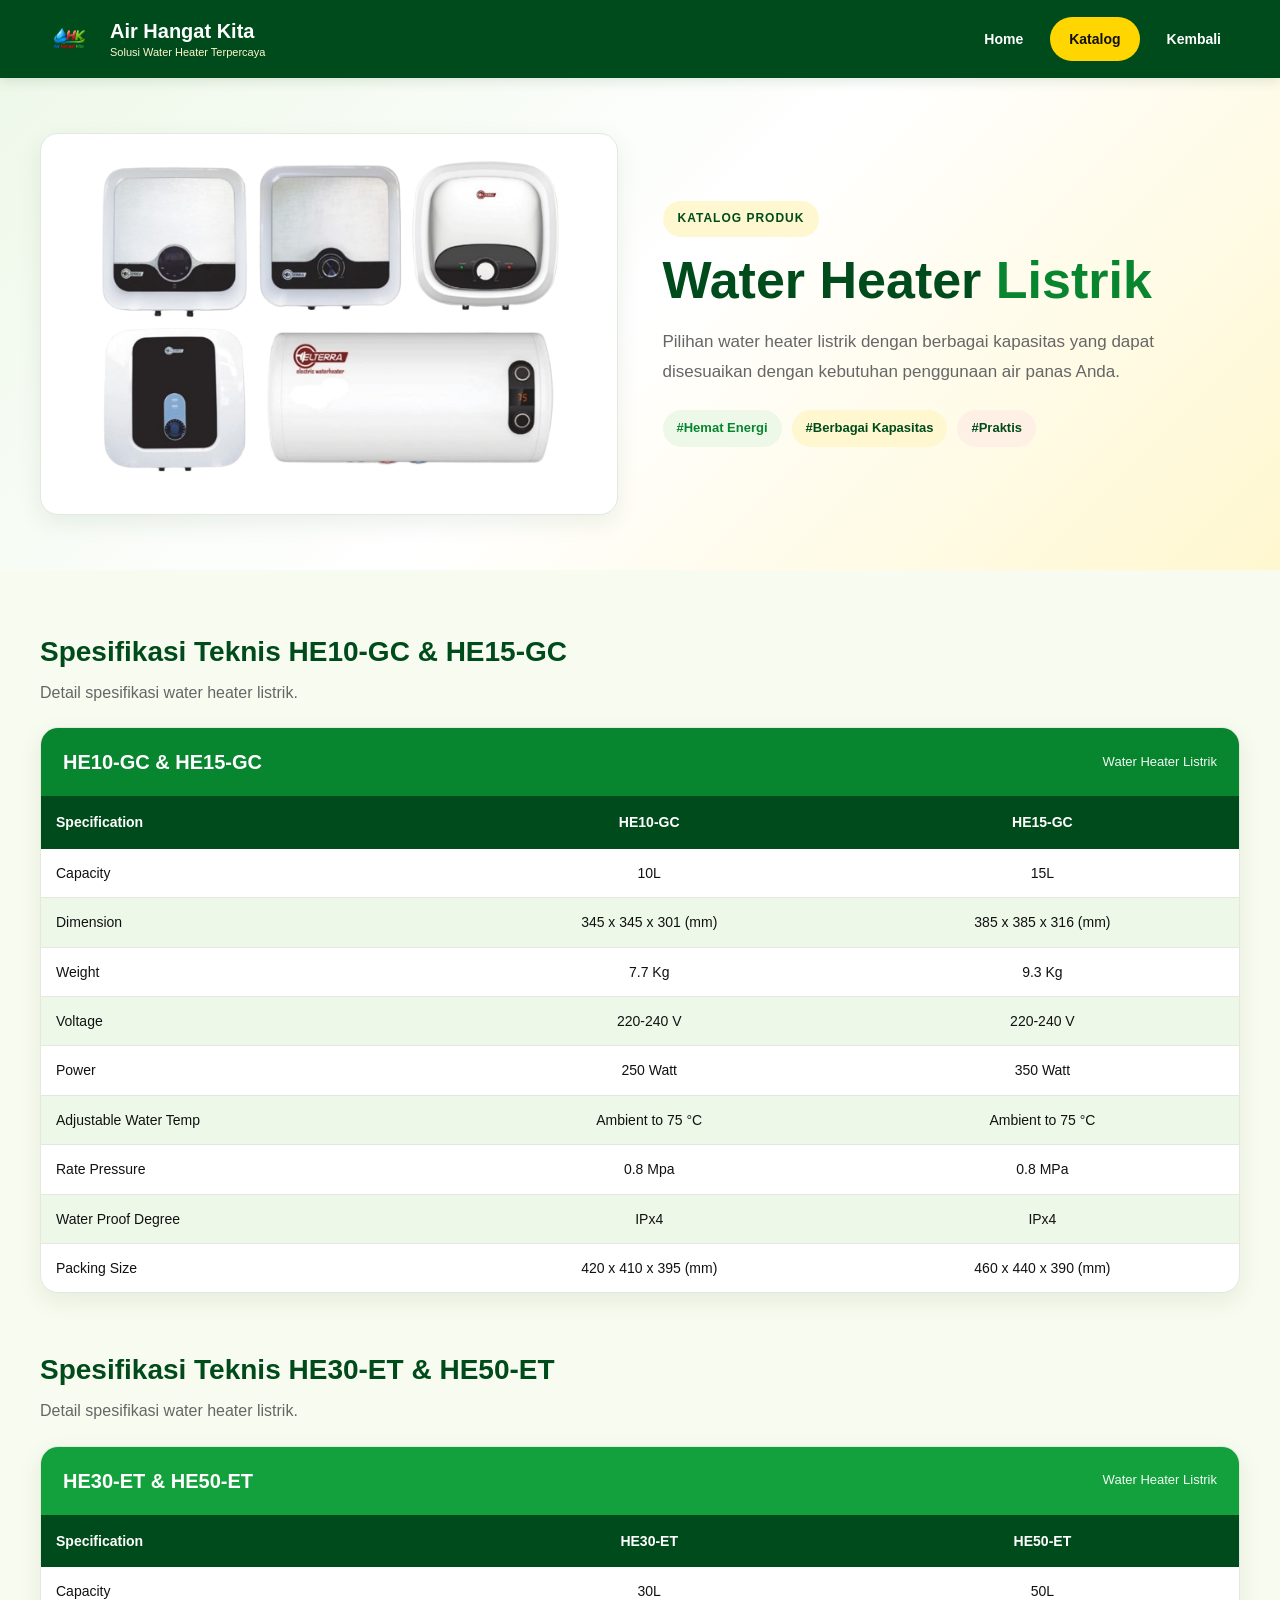
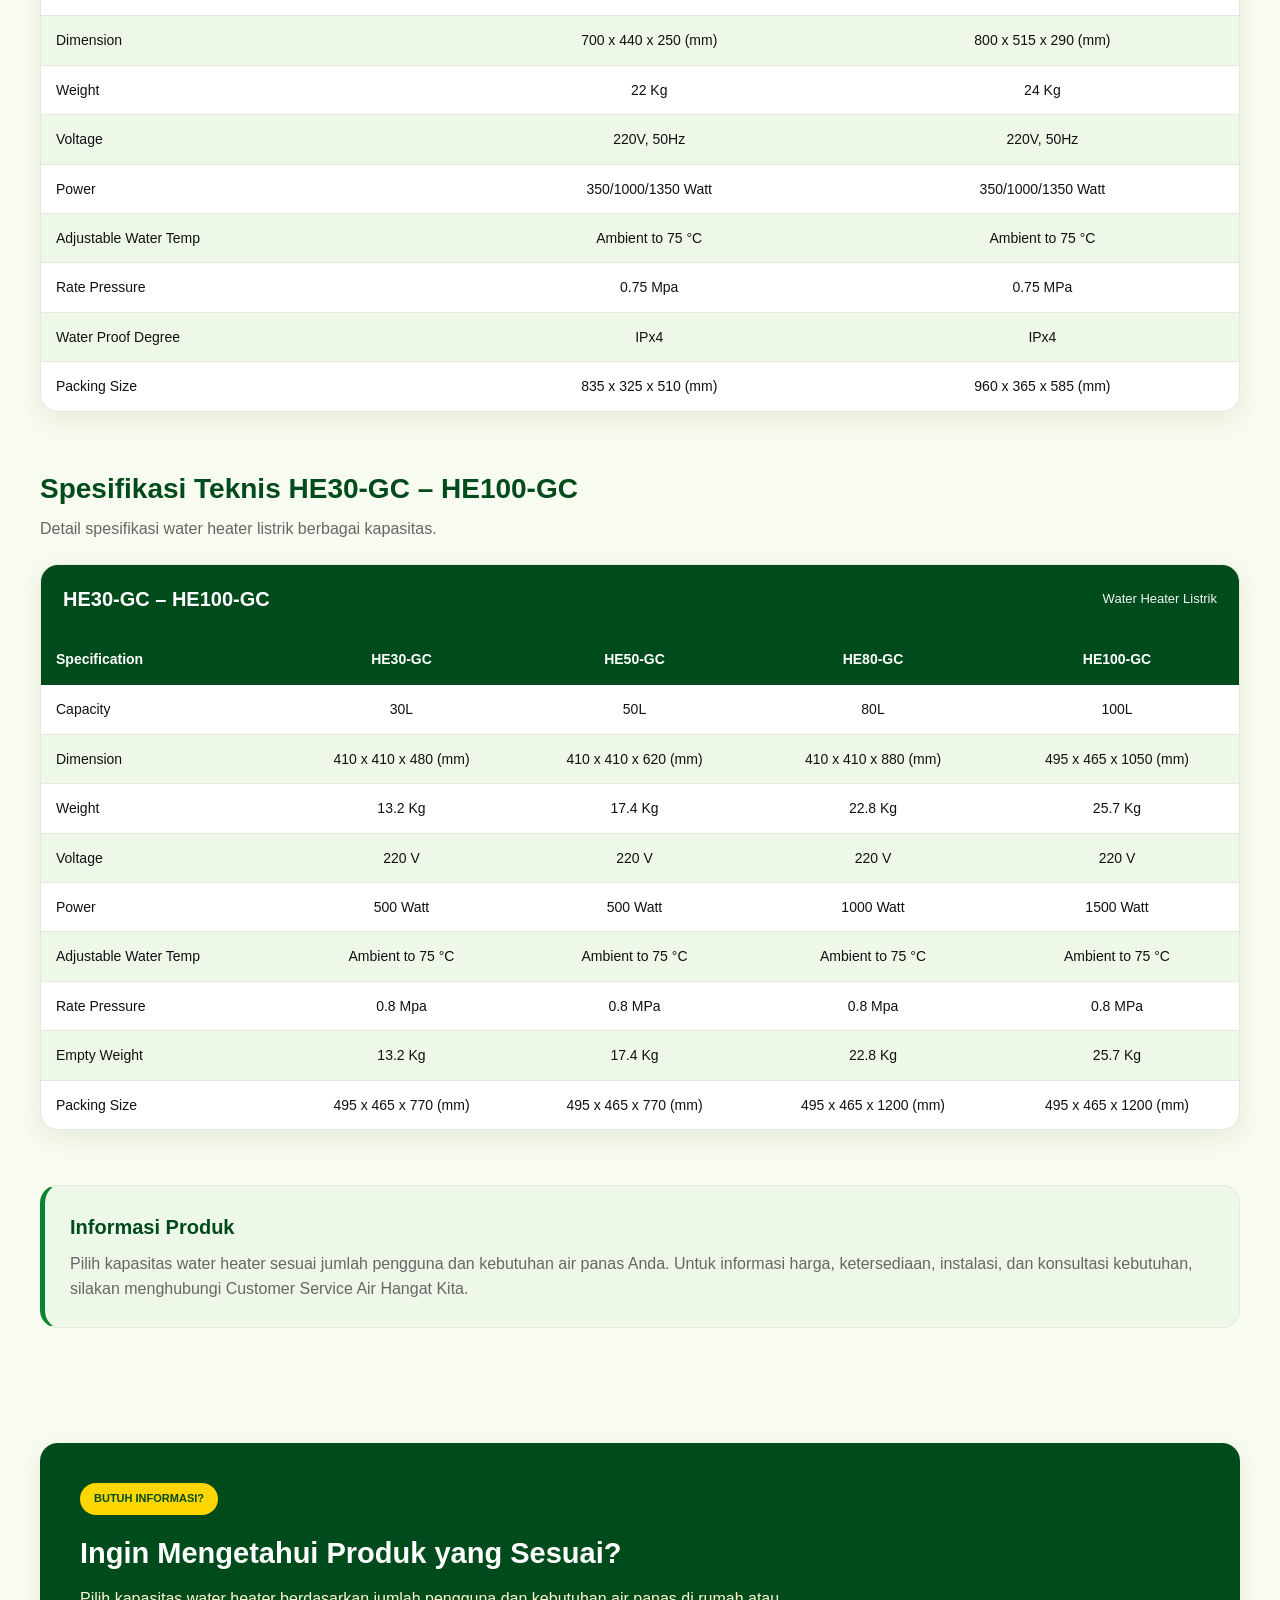
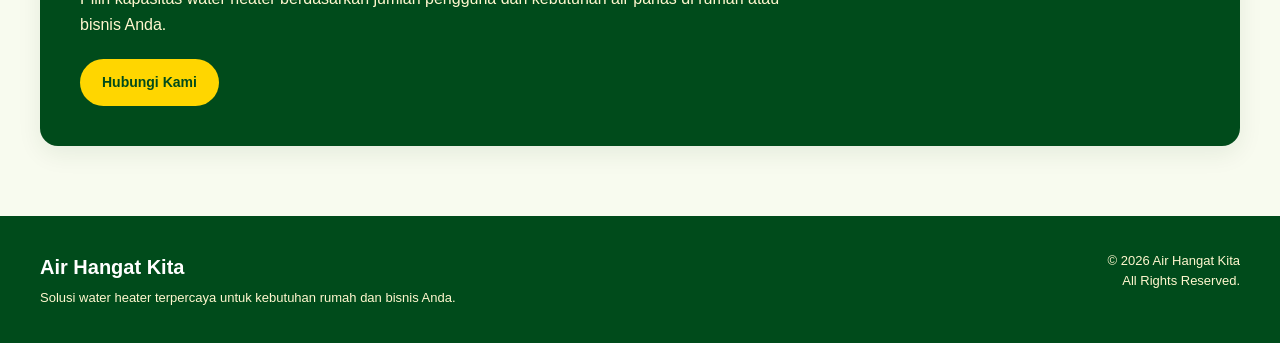
<file: katalog-listrik.html>
<!doctype html>
<html lang="id">
  <head>
    <meta charset="UTF-8" />
    <meta name="viewport" content="width=device-width, initial-scale=1.0" />

    <title>Katalog Harga Water Heater Listrik | Air Hangat Kita</title>

    <style>
      /* =====================================================
         VARIABEL WARNA
      ===================================================== */
      :root {
        --green-dark: #004b1b;
        --green: #07852f;
        --green-2: #12a13c;
        --green-soft: #eef8e9;

        --yellow: #ffd600;
        --yellow-soft: #fff7cf;

        --orange-soft: #fff0e6;
        --cream: #f8fbef;

        --text: #111111;
        --muted: #666666;

        --border: #e4e8df;
        --white: #ffffff;

        --shadow: 0 8px 24px rgba(0, 65, 24, 0.08);
        --radius: 18px;
      }

      /* =====================================================
         RESET
      ===================================================== */
      * {
        box-sizing: border-box;
        margin: 0;
        padding: 0;
      }

      html {
        scroll-behavior: smooth;
      }

      body {
        font-family: Arial, Helvetica, sans-serif;
        background: var(--cream);
        color: var(--text);
        line-height: 1.6;
      }

      a {
        text-decoration: none;
      }

      img {
        max-width: 100%;
        display: block;
      }

      .container {
        width: min(1200px, calc(100% - 40px));
        margin: auto;
      }

      /* =====================================================
         NAVBAR
      ===================================================== */
      .navbar {
        width: 100%;
        background: var(--green-dark);
        position: sticky;
        top: 0;
        z-index: 1000;
        box-shadow: 0 3px 12px rgba(0, 65, 24, 0.12);
      }

      .navbar-container {
        width: min(1200px, calc(100% - 40px));
        min-height: 78px;
        margin: auto;

        display: flex;
        align-items: center;
        justify-content: space-between;
        gap: 30px;
      }

      /* LOGO + BRAND */
      .brand {
        display: flex;
        align-items: center;
        gap: 12px;
        color: var(--white);
        flex-shrink: 0;
      }

      .brand img {
        width: 58px;
        height: 58px;
        object-fit: contain;
      }

      .brand-text {
        display: flex;
        flex-direction: column;
        line-height: 1.2;
      }

      .brand-name {
        font-size: 20px;
        font-weight: 800;
      }

      .brand-tagline {
        font-size: 11px;
        color: var(--yellow-soft);
        margin-top: 3px;
      }

      /* MENU */
      .nav-menu {
        display: flex;
        align-items: center;
        gap: 8px;
      }

      .nav-menu a {
        color: var(--white);
        padding: 10px 18px;
        border-radius: 50px;

        font-size: 14px;
        font-weight: 700;

        border: 1px solid transparent;
        transition: 0.25s ease;
      }

      .nav-menu a:hover {
        background: var(--yellow);
        color: var(--text);
      }

      .nav-menu a.active {
        background: var(--yellow);
        color: var(--text);
      }

      /* =====================================================
         HERO
      ===================================================== */
      .hero {
        padding: 55px 20px;
        background: linear-gradient(
          135deg,
          var(--green-soft),
          var(--white),
          var(--yellow-soft)
        );
      }

      .hero-box {
        width: min(1200px, 100%);
        margin: auto;

        display: grid;
        grid-template-columns: 1fr 1fr;
        gap: 45px;
        align-items: center;
      }

      /* GAMBAR */
      .hero-image {
        order: 1;
        background: var(--white);
        padding: 25px;

        border: 1px solid var(--border);
        border-radius: var(--radius);
        box-shadow: var(--shadow);

        min-height: 360px;

        display: flex;
        align-items: center;
        justify-content: center;
      }

      .hero-image img {
        width: 100%;
        height: 330px;
        object-fit: contain;
      }

      /* INFORMASI */
      .hero-content {
        order: 2;
      }

      .hero-label {
        display: inline-block;

        background: var(--yellow-soft);
        color: var(--green-dark);

        padding: 8px 15px;
        border-radius: 50px;

        font-size: 12px;
        font-weight: 800;
        letter-spacing: 1px;

        margin-bottom: 15px;
      }

      .hero-content h1 {
        color: var(--green-dark);
        font-size: clamp(32px, 5vw, 52px);
        line-height: 1.1;
        font-weight: 800;
      }

      .hero-content h1 span {
        color: var(--green);
      }

      .hero-content p {
        max-width: 600px;
        margin-top: 18px;

        color: var(--muted);
        font-size: 17px;
        line-height: 1.8;
      }

      .hero-tags {
        display: flex;
        flex-wrap: wrap;
        gap: 10px;
        margin-top: 22px;
      }

      .hero-tags span {
        display: inline-block;
        padding: 8px 14px;
        border-radius: 50px;

        font-size: 13px;
        font-weight: 700;
      }

      .tag-green {
        background: var(--green-soft);
        color: var(--green);
      }

      .tag-yellow {
        background: var(--yellow-soft);
        color: var(--green-dark);
      }

      .tag-orange {
        background: var(--orange-soft);
        color: var(--green-dark);
      }

      /* =====================================================
         CONTENT
      ===================================================== */
      .content {
        width: min(1200px, calc(100% - 40px));
        margin: auto;
        padding: 60px 0;
      }

      .section-heading {
        margin-bottom: 22px;
      }

      .section-heading h2 {
        color: var(--green-dark);
        font-size: 28px;
        font-weight: 800;
      }

      .section-heading p {
        color: var(--muted);
        margin-top: 5px;
      }

      /* =====================================================
         TABLE CARD
      ===================================================== */
      .table-card {
        background: var(--white);
        border: 1px solid var(--border);
        border-radius: var(--radius);

        box-shadow: var(--shadow);
        overflow: hidden;

        margin-bottom: 55px;
      }

      .table-title {
        background: var(--green);
        color: var(--white);

        padding: 18px 22px;

        display: flex;
        align-items: center;
        justify-content: space-between;
        gap: 15px;
      }

      .table-title.green {
        background: var(--green-2);
      }

      .table-title h3 {
        font-size: 20px;
        font-weight: 800;
      }

      .table-title span {
        font-size: 13px;
        opacity: 0.95;
      }

      .table-wrapper {
        width: 100%;
        overflow-x: auto;
      }

      table {
        width: 100%;
        border-collapse: collapse;
        min-width: 700px;
        font-size: 14px;
      }

      thead {
        background: var(--green-dark);
        color: var(--white);
      }

      th {
        padding: 15px;
        text-align: left;
        font-weight: 700;
        white-space: nowrap;
      }

      td {
        padding: 13px 15px;
        border-bottom: 1px solid var(--border);
        color: var(--text);
      }

      tbody tr:nth-child(even) {
        background: var(--green-soft);
      }

      tbody tr:hover {
        background: var(--yellow-soft);
        transition: 0.2s ease;
      }

      tbody tr:last-child td {
        border-bottom: none;
      }

      .center {
        text-align: center;
      }

      /* =====================================================
         INFO BOX
      ===================================================== */
      .info-box {
        background: var(--green-soft);
        border: 1px solid var(--border);
        border-left: 5px solid var(--green);

        border-radius: var(--radius);
        padding: 25px;
        margin-top: 10px;
        margin-bottom: 55px;
      }

      .info-box h3 {
        color: var(--green-dark);
        font-size: 20px;
        margin-bottom: 8px;
      }

      .info-box p {
        color: var(--muted);
      }

      /* =====================================================
         CTA
      ===================================================== */
      .cta-section {
        padding: 0 20px 70px;
      }

      .cta {
        width: min(1200px, 100%);
        margin: auto;

        background: var(--green-dark);
        color: var(--white);

        border-radius: var(--radius);
        padding: 40px;

        box-shadow: var(--shadow);
      }

      .cta-label {
        display: inline-block;

        background: var(--yellow);
        color: var(--green-dark);

        padding: 7px 14px;
        border-radius: 50px;

        font-size: 11px;
        font-weight: 800;

        margin-bottom: 15px;
      }

      .cta h2 {
        font-size: 29px;
        margin-bottom: 10px;
      }

      .cta p {
        color: var(--yellow-soft);
        max-width: 700px;
        margin-bottom: 22px;
      }

      .cta-button {
        display: inline-block;

        background: var(--yellow);
        color: var(--green-dark);

        padding: 12px 22px;
        border-radius: 50px;

        font-weight: 800;
        font-size: 14px;

        transition: 0.25s ease;
      }

      .cta-button:hover {
        background: var(--yellow-soft);
        transform: translateY(-2px);
      }

      /* =====================================================
         FOOTER
      ===================================================== */
      .footer {
        background: var(--green-dark);
        color: var(--white);
        padding: 35px 20px;
      }

      .footer-content {
        width: min(1200px, 100%);
        margin: auto;

        display: flex;
        justify-content: space-between;
        gap: 30px;
      }

      .footer h3 {
        font-size: 20px;
        margin-bottom: 5px;
      }

      .footer p {
        color: var(--yellow-soft);
        font-size: 13px;
      }

      .footer-right {
        text-align: right;
      }

      /* =====================================================
         TABLET
      ===================================================== */
      @media (max-width: 768px) {
        .navbar-container {
          min-height: auto;
          padding: 12px 0;
          flex-direction: column;
          gap: 12px;
        }

        .brand img {
          width: 55px;
          height: 55px;
        }

        .nav-menu {
          width: 100%;
          justify-content: center;
          flex-wrap: wrap;
        }

        .nav-menu a {
          padding: 9px 15px;
        }

        .hero {
          padding: 40px 20px;
        }

        .hero-box {
          grid-template-columns: 1fr;
          gap: 25px;
        }

        .hero-image {
          order: 1;
          min-height: 300px;
        }

        .hero-content {
          order: 2;
        }

        .hero-image img {
          height: 280px;
        }

        .content {
          padding-top: 45px;
        }

        .section-heading h2 {
          font-size: 24px;
        }

        .footer-content {
          flex-direction: column;
        }

        .footer-right {
          text-align: left;
        }
      }

      /* =====================================================
         HP
      ===================================================== */
      @media (max-width: 480px) {
        .container,
        .content {
          width: min(100% - 24px, 1200px);
        }

        .navbar-container {
          width: calc(100% - 24px);
        }

        .brand {
          width: 100%;
          justify-content: center;
        }

        .brand img {
          width: 48px;
          height: 48px;
        }

        .brand-name {
          font-size: 18px;
        }

        .brand-tagline {
          font-size: 10px;
        }

        .nav-menu {
          display: grid;
          grid-template-columns: 1fr 1fr;
          width: 100%;
          gap: 6px;
        }

        .nav-menu a {
          text-align: center;
          padding: 9px 5px;
          font-size: 13px;
        }

        .hero {
          padding: 30px 12px;
        }

        .hero-content h1 {
          font-size: 34px;
        }

        .hero-content p {
          font-size: 14px;
          line-height: 1.7;
        }

        .hero-image {
          min-height: 230px;
          padding: 15px;
        }

        .hero-image img {
          height: 220px;
        }

        .hero-tags span {
          font-size: 11px;
        }

        .content {
          width: calc(100% - 24px);
          padding: 40px 0;
        }

        .section-heading h2 {
          font-size: 21px;
        }

        .section-heading p {
          font-size: 13px;
        }

        .table-title {
          padding: 15px;
          flex-direction: column;
          align-items: flex-start;
        }

        .table-title h3 {
          font-size: 18px;
        }

        table {
          font-size: 12px;
        }

        th,
        td {
          padding: 11px 12px;
        }

        .info-box {
          padding: 18px;
        }

        .cta {
          padding: 25px 20px;
        }

        .cta h2 {
          font-size: 23px;
        }

        .cta p {
          font-size: 13px;
        }

        .footer {
          padding: 28px 15px;
        }
      }
    </style>
  </head>

  <body>
    <!-- =====================================================
         NAVBAR
    ===================================================== -->
    <header class="navbar">
      <div class="navbar-container">
        <a href="index.html" class="brand">
          <img src="Assets\img\logo-AHK.png" alt="Logo Air Hangat Kita" />

          <div class="brand-text">
            <span class="brand-name">Air Hangat Kita</span>
            <span class="brand-tagline"> Solusi Water Heater Terpercaya </span>
          </div>
        </a>

        <nav class="nav-menu">
          <a href="index.html">Home</a>
          <a href="katalog.html" class="active">Katalog</a>
          <a href="index.html">Kembali</a>
        </nav>
      </div>
    </header>

    <!-- =====================================================
         HERO
    ===================================================== -->
    <section class="hero">
      <div class="hero-box">
        <div class="hero-image">
          <img src="Assets\img\WATER HEATER.png" alt="Water Heater Listrik" />
        </div>

        <div class="hero-content">
          <span class="hero-label"> KATALOG PRODUK </span>

          <h1>
            Water Heater
            <span>Listrik</span>
          </h1>

          <p>
            Pilihan water heater listrik dengan berbagai kapasitas yang dapat
            disesuaikan dengan kebutuhan penggunaan air panas Anda.
          </p>

          <div class="hero-tags">
            <span class="tag-green">#Hemat Energi</span>
            <span class="tag-yellow">#Berbagai Kapasitas</span>
            <span class="tag-orange">#Praktis</span>
          </div>
        </div>
      </div>
    </section>

    <!-- =====================================================
         CONTENT
    ===================================================== -->
    <main class="content">
      <!-- HE10 & HE15 -->
      <div class="section-heading">
        <h2>Spesifikasi Teknis HE10-GC & HE15-GC</h2>
        <p>Detail spesifikasi water heater listrik.</p>
      </div>

      <div class="table-card">
        <div class="table-title">
          <h3>HE10-GC & HE15-GC</h3>
          <span>Water Heater Listrik</span>
        </div>

        <div class="table-wrapper">
          <table>
            <thead>
              <tr>
                <th>Specification</th>
                <th class="center">HE10-GC</th>
                <th class="center">HE15-GC</th>
              </tr>
            </thead>

            <tbody>
              <tr>
                <td>Capacity</td>
                <td class="center">10L</td>
                <td class="center">15L</td>
              </tr>

              <tr>
                <td>Dimension</td>
                <td class="center">345 x 345 x 301 (mm)</td>
                <td class="center">385 x 385 x 316 (mm)</td>
              </tr>

              <tr>
                <td>Weight</td>
                <td class="center">7.7 Kg</td>
                <td class="center">9.3 Kg</td>
              </tr>

              <tr>
                <td>Voltage</td>
                <td class="center">220-240 V</td>
                <td class="center">220-240 V</td>
              </tr>

              <tr>
                <td>Power</td>
                <td class="center">250 Watt</td>
                <td class="center">350 Watt</td>
              </tr>

              <tr>
                <td>Adjustable Water Temp</td>
                <td class="center">Ambient to 75 °C</td>
                <td class="center">Ambient to 75 °C</td>
              </tr>

              <tr>
                <td>Rate Pressure</td>
                <td class="center">0.8 Mpa</td>
                <td class="center">0.8 MPa</td>
              </tr>

              <tr>
                <td>Water Proof Degree</td>
                <td class="center">IPx4</td>
                <td class="center">IPx4</td>
              </tr>

              <tr>
                <td>Packing Size</td>
                <td class="center">420 x 410 x 395 (mm)</td>
                <td class="center">460 x 440 x 390 (mm)</td>
              </tr>
            </tbody>
          </table>
        </div>
      </div>

      <!-- HE30 & HE50 -->
      <div class="section-heading">
        <h2>Spesifikasi Teknis HE30-ET & HE50-ET</h2>
        <p>Detail spesifikasi water heater listrik.</p>
      </div>

      <div class="table-card">
        <div class="table-title" style="background: var(--green-2)">
          <h3>HE30-ET & HE50-ET</h3>
          <span>Water Heater Listrik</span>
        </div>

        <div class="table-wrapper">
          <table>
            <thead>
              <tr>
                <th>Specification</th>
                <th class="center">HE30-ET</th>
                <th class="center">HE50-ET</th>
              </tr>
            </thead>

            <tbody>
              <tr>
                <td>Capacity</td>
                <td class="center">30L</td>
                <td class="center">50L</td>
              </tr>

              <tr>
                <td>Dimension</td>
                <td class="center">700 x 440 x 250 (mm)</td>
                <td class="center">800 x 515 x 290 (mm)</td>
              </tr>

              <tr>
                <td>Weight</td>
                <td class="center">22 Kg</td>
                <td class="center">24 Kg</td>
              </tr>

              <tr>
                <td>Voltage</td>
                <td class="center">220V, 50Hz</td>
                <td class="center">220V, 50Hz</td>
              </tr>

              <tr>
                <td>Power</td>
                <td class="center">350/1000/1350 Watt</td>
                <td class="center">350/1000/1350 Watt</td>
              </tr>

              <tr>
                <td>Adjustable Water Temp</td>
                <td class="center">Ambient to 75 °C</td>
                <td class="center">Ambient to 75 °C</td>
              </tr>

              <tr>
                <td>Rate Pressure</td>
                <td class="center">0.75 Mpa</td>
                <td class="center">0.75 MPa</td>
              </tr>

              <tr>
                <td>Water Proof Degree</td>
                <td class="center">IPx4</td>
                <td class="center">IPx4</td>
              </tr>

              <tr>
                <td>Packing Size</td>
                <td class="center">835 x 325 x 510 (mm)</td>
                <td class="center">960 x 365 x 585 (mm)</td>
              </tr>
            </tbody>
          </table>
        </div>
      </div>

      <!-- HE30 - HE100 -->
      <div class="section-heading">
        <h2>Spesifikasi Teknis HE30-GC – HE100-GC</h2>
        <p>Detail spesifikasi water heater listrik berbagai kapasitas.</p>
      </div>

      <div class="table-card">
        <div class="table-title" style="background: var(--green-dark)">
          <h3>HE30-GC – HE100-GC</h3>
          <span>Water Heater Listrik</span>
        </div>

        <div class="table-wrapper">
          <table>
            <thead>
              <tr>
                <th>Specification</th>
                <th class="center">HE30-GC</th>
                <th class="center">HE50-GC</th>
                <th class="center">HE80-GC</th>
                <th class="center">HE100-GC</th>
              </tr>
            </thead>

            <tbody>
              <tr>
                <td>Capacity</td>
                <td class="center">30L</td>
                <td class="center">50L</td>
                <td class="center">80L</td>
                <td class="center">100L</td>
              </tr>

              <tr>
                <td>Dimension</td>
                <td class="center">410 x 410 x 480 (mm)</td>
                <td class="center">410 x 410 x 620 (mm)</td>
                <td class="center">410 x 410 x 880 (mm)</td>
                <td class="center">495 x 465 x 1050 (mm)</td>
              </tr>

              <tr>
                <td>Weight</td>
                <td class="center">13.2 Kg</td>
                <td class="center">17.4 Kg</td>
                <td class="center">22.8 Kg</td>
                <td class="center">25.7 Kg</td>
              </tr>

              <tr>
                <td>Voltage</td>
                <td class="center">220 V</td>
                <td class="center">220 V</td>
                <td class="center">220 V</td>
                <td class="center">220 V</td>
              </tr>

              <tr>
                <td>Power</td>
                <td class="center">500 Watt</td>
                <td class="center">500 Watt</td>
                <td class="center">1000 Watt</td>
                <td class="center">1500 Watt</td>
              </tr>

              <tr>
                <td>Adjustable Water Temp</td>
                <td class="center">Ambient to 75 °C</td>
                <td class="center">Ambient to 75 °C</td>
                <td class="center">Ambient to 75 °C</td>
                <td class="center">Ambient to 75 °C</td>
              </tr>

              <tr>
                <td>Rate Pressure</td>
                <td class="center">0.8 Mpa</td>
                <td class="center">0.8 MPa</td>
                <td class="center">0.8 Mpa</td>
                <td class="center">0.8 MPa</td>
              </tr>

              <tr>
                <td>Empty Weight</td>
                <td class="center">13.2 Kg</td>
                <td class="center">17.4 Kg</td>
                <td class="center">22.8 Kg</td>
                <td class="center">25.7 Kg</td>
              </tr>

              <tr>
                <td>Packing Size</td>
                <td class="center">495 x 465 x 770 (mm)</td>
                <td class="center">495 x 465 x 770 (mm)</td>
                <td class="center">495 x 465 x 1200 (mm)</td>
                <td class="center">495 x 465 x 1200 (mm)</td>
              </tr>
            </tbody>
          </table>
        </div>
      </div>

      <!-- INFO -->
      <div class="info-box">
        <h3>Informasi Produk</h3>

        <p>
          Pilih kapasitas water heater sesuai jumlah pengguna dan kebutuhan air
          panas Anda. Untuk informasi harga, ketersediaan, instalasi, dan
          konsultasi kebutuhan, silakan menghubungi Customer Service Air Hangat
          Kita.
        </p>
      </div>
    </main>

    <!-- =====================================================
         CTA
    ===================================================== -->
    <section class="cta-section">
      <div class="cta">
        <span class="cta-label"> BUTUH INFORMASI? </span>

        <h2>Ingin Mengetahui Produk yang Sesuai?</h2>

        <p>
          Pilih kapasitas water heater berdasarkan jumlah pengguna dan kebutuhan
          air panas di rumah atau bisnis Anda.
        </p>

        <a href="index.html#contact" class="cta-button"> Hubungi Kami </a>
      </div>
    </section>

    <!-- =====================================================
         FOOTER
    ===================================================== -->
    <footer class="footer">
      <div class="footer-content">
        <div>
          <h3>Air Hangat Kita</h3>

          <p>
            Solusi water heater terpercaya untuk kebutuhan rumah dan bisnis
            Anda.
          </p>
        </div>

        <div class="footer-right">
          <p>© 2026 Air Hangat Kita</p>
          <p>All Rights Reserved.</p>
        </div>
      </div>
    </footer>
  </body>
</html>
</file>
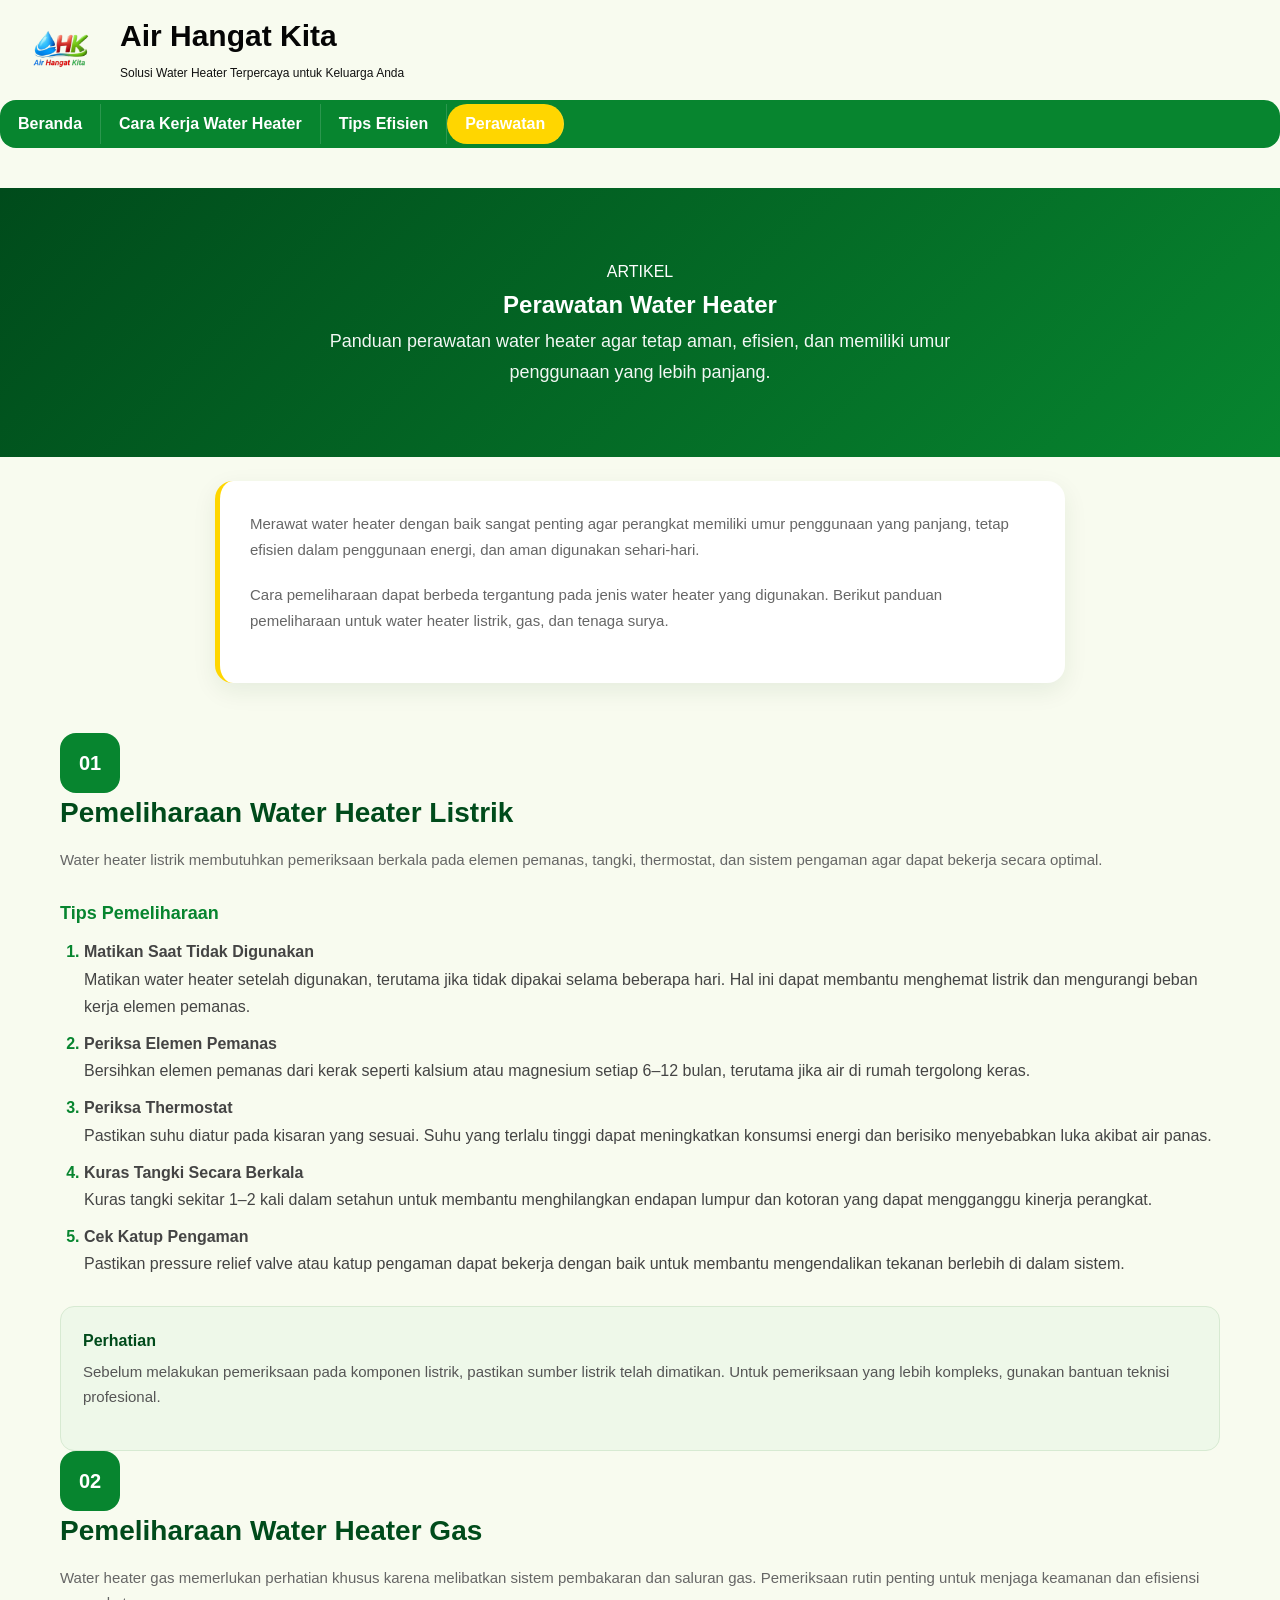
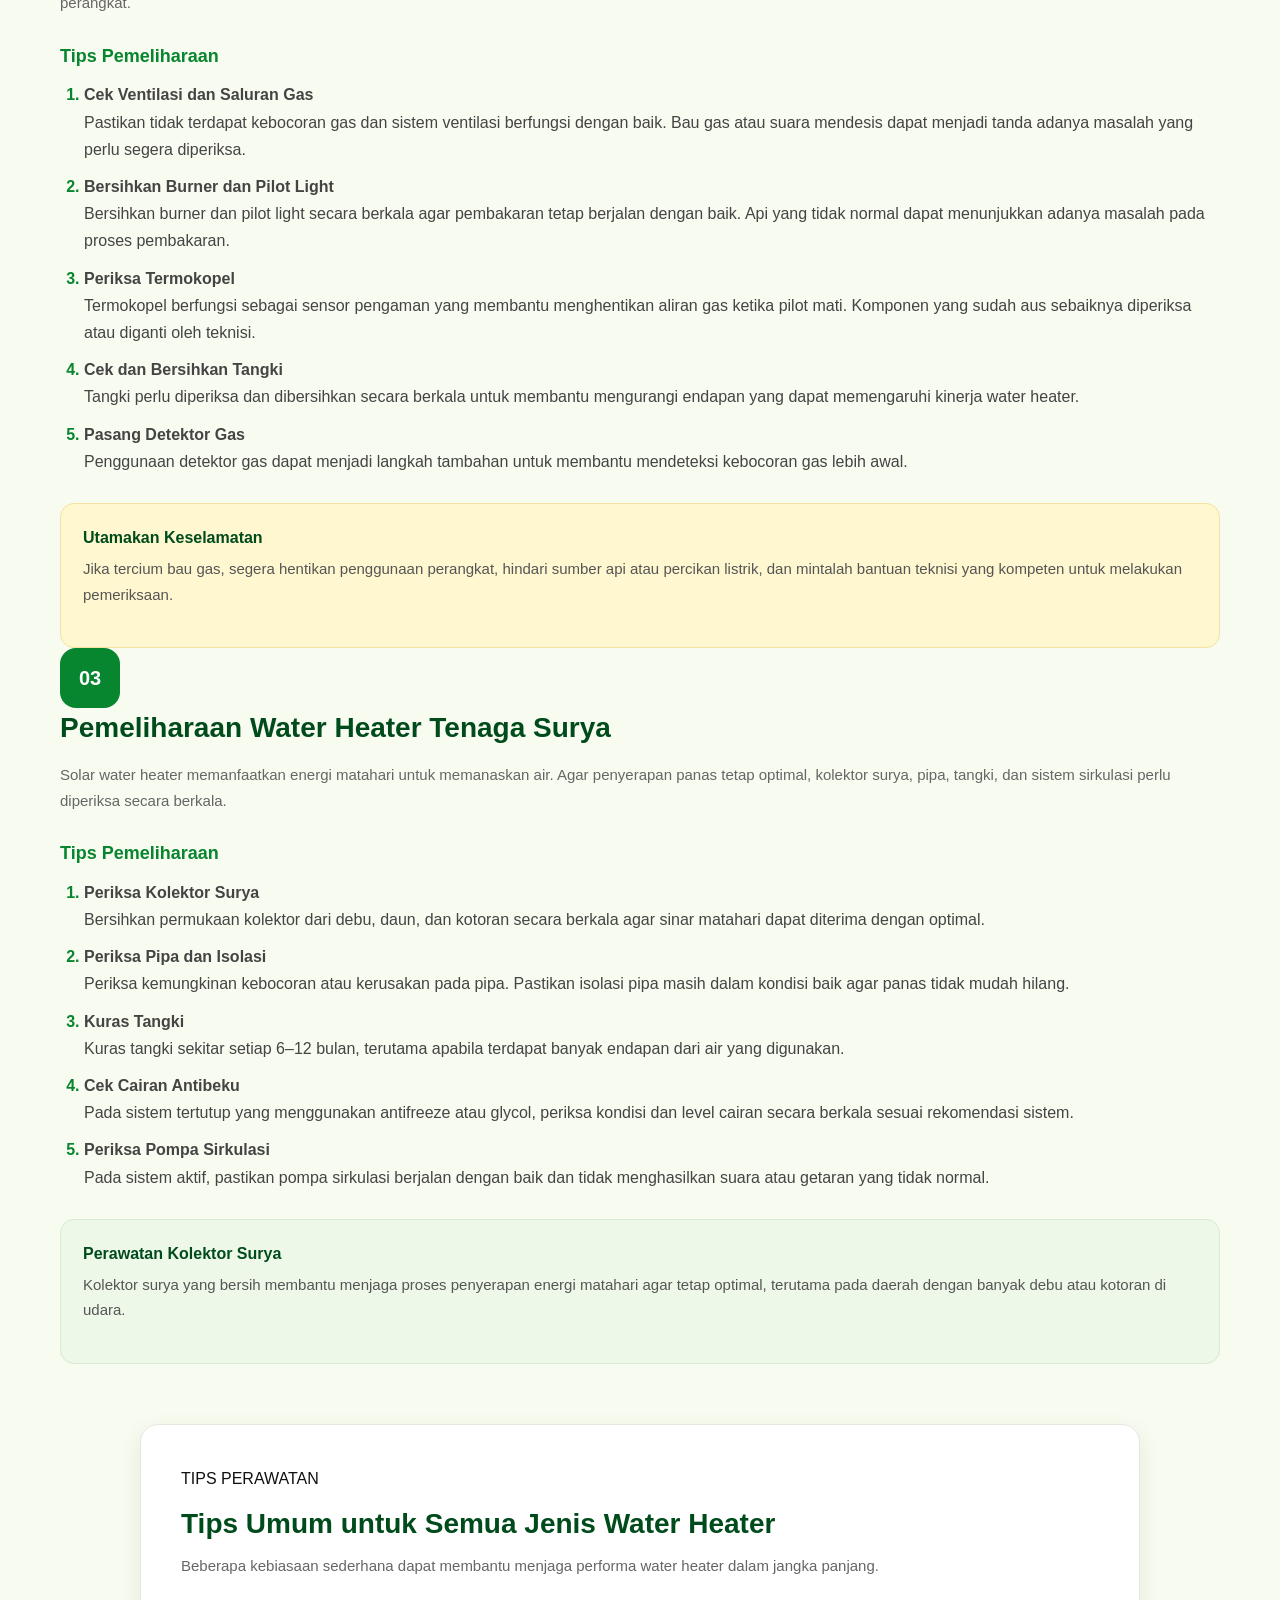
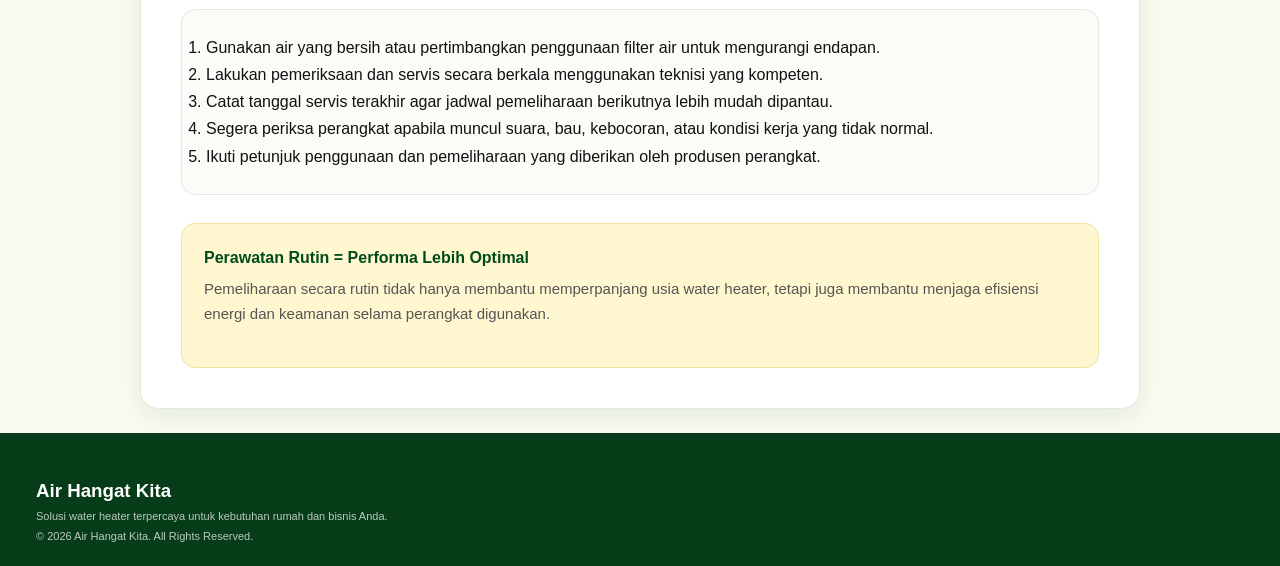
<file: perawatan.html>
<!doctype html>
<html lang="id">
  <head>
    <meta charset="UTF-8" />
    <meta name="viewport" content="width=device-width, initial-scale=1.0" />

    <title>Perawatan Water Heater | Air Hangat Kita</title>

    <link rel="stylesheet" href="style.css" />
  </head>

  <style>
    /* =========================================
   HEADER
   ========================================= */

    .site-header {
      width: 100%;
      background: #f8fbef;
      padding: 8px 0;
    }

    .header-content {
      width: 100%;
      display: flex;
      align-items: center;
      gap: 10px;
      padding: 0 10px;
    }

    /* LOGO */

    .logo {
      flex-shrink: 0;
      display: flex;
      align-items: center;
    }

    .logo img {
      width: 100px !important;
      height: 100px !important;
      object-fit: contain;
    }

    /* BRAND */

    .brand {
      display: flex;
      flex-direction: column;
      align-items: flex-start;
      justify-content: center;
    }

    .brand h1 {
      margin: 0;
      font-size: 30px;
      line-height: 1.1;
      font-weight: 700;
      color: #050505;
    }

    .brand p {
      margin: 2px 0 0;
      font-size: 12px;
      line-height: 1.3;
      color: #111;
    }

    /* =========================================
   NAVBAR
   ========================================= */

    .navbar {
      width: 100%;
      background: #07852f;
      padding: 0;
    }

    .nav-content {
      width: 100%;
      display: flex;
      align-items: stretch;
    }

    /* TOMBOL MENU */

    .nav-content a {
      display: flex;
      align-items: center;
      justify-content: center;

      min-height: 40px;
      padding: 0 18px;

      color: #ffffff;
      text-decoration: none;

      font-size: 16px;
      font-weight: 550;

      border-right: 1px solid rgba(255, 255, 255, 0.15);

      transition: all 0.2s ease;
    }

    /* MENU AKTIF */

    .nav-content a.active {
      background: #ffd600;
      color: #ffffff;
      border-radius: 50px;
    }

    /* HOVER */

    .nav-content a:hover {
      background: #ffd600;
      color: #000000;
      border-radius: 50px;
    }

    /* =========================================
   TABLET
   ========================================= */

    @media (max-width: 768px) {
      .header-content {
        padding: 15px 20px;
        gap: 15px;
      }

      .logo img {
        width: 50px !important;
        height: 50px !important;
      }

      .brand h1 {
        font-size: 34px;
      }

      .brand p {
        font-size: 16px;
      }

      .nav-content {
        flex-wrap: wrap;
      }

      .nav-content a {
        min-height: 50px;
        padding: 0 14px;
        font-size: 15px;
      }
    }

    /* =========================================
   HP
   ========================================= */

    @media (max-width: 480px) {
      .site-header {
        padding: 15px 0;
      }

      .header-content {
        padding: 0 15px;
        gap: 10px;
      }

      .logo img {
        width: 48px;
        height: 48px;
      }

      .brand h1 {
        font-size: 27px;
      }

      .brand p {
        font-size: 13px;
        line-height: 1.3;
      }

      /* NAVBAR MENJADI GRID */

      .nav-content {
        display: grid;
        grid-template-columns: 1fr 1fr;
        width: 100%;
      }

      .nav-content a {
        min-height: 48px;
        padding: 8px 5px;

        font-size: 13px;
        text-align: center;

        border-bottom: 1px solid rgba(255, 255, 255, 0.15);
      }
    }
    /* =================================
   TEKS BERJALAN DI BAWAH NAVBAR
   BERLAKU UNTUK SEMUA DEVICE
================================= */

    .running-text {
      width: 100%;
      height: 40px;

      background: none;
      color: #004b1b;

      overflow: hidden;
      position: relative;

      display: flex;
      align-items: center;
    }

    .running-text-content {
      position: absolute;
      left: 100%;

      white-space: nowrap;

      font-size: 17px;
      font-weight: 600;

      animation: teksBerjalan 20s linear infinite;
    }

    @keyframes teksBerjalan {
      from {
        left: 100%;
      }

      to {
        left: -100%;
      }
    }
  </style>

  <body>
    <!-- HEADER -->
    <div class="header-content">
      <div class="logo">
        <img src="Assets/img/AHK-png.png" alt="Logo Air Hangat Kita" />
      </div>

      <div class="brand">
        <h1>Air Hangat Kita</h1>
        <p>Solusi Water Heater Terpercaya untuk Keluarga Anda</p>
      </div>
    </div>

    <!-- NAVBAR -->
    <nav class="navbar">
      <div class="container nav-content">
        <a href="index.html"> Beranda </a>

        <a href="carakerja.html"> Cara Kerja Water Heater </a>

        <a href="tips.html"> Tips Efisien </a>

        <a href="perawatan.html" class="active"> Perawatan </a>
      </div>
    </nav>

    <!-- TEKS BERJALAN -->
    <div class="running-text">
      <div class="running-text-content">
        Air Hangat Kita &nbsp; • &nbsp; Solusi Water Heater Terpercaya &nbsp; •
        &nbsp; Hangatnya Nyaman, Setiap Hari
      </div>
    </div>

    <!-- MAIN -->
    <main class="artikel">
      <!-- HERO ARTIKEL -->
      <section class="article-hero">
        <div class="container">
          <span class="article-label"> ARTIKEL </span>

          <h2>Perawatan Water Heater</h2>

          <p>
            Panduan perawatan water heater agar tetap aman, efisien, dan
            memiliki umur penggunaan yang lebih panjang.
          </p>
        </div>
      </section>

      <!-- ARTICLE CONTENT -->
      <section class="article-content">
        <div class="container">
          <!-- INTRO -->
          <div class="article-intro">
            <p>
              Merawat water heater dengan baik sangat penting agar perangkat
              memiliki umur penggunaan yang panjang, tetap efisien dalam
              penggunaan energi, dan aman digunakan sehari-hari.
            </p>

            <p>
              Cara pemeliharaan dapat berbeda tergantung pada jenis water heater
              yang digunakan. Berikut panduan pemeliharaan untuk water heater
              listrik, gas, dan tenaga surya.
            </p>
          </div>

          <!-- WATER HEATER LISTRIK -->
          <article class="article-section">
            <div class="section-number">01</div>

            <div class="section-body">
              <h3>Pemeliharaan Water Heater Listrik</h3>

              <p>
                Water heater listrik membutuhkan pemeriksaan berkala pada elemen
                pemanas, tangki, thermostat, dan sistem pengaman agar dapat
                bekerja secara optimal.
              </p>

              <h4>Tips Pemeliharaan</h4>

              <ol>
                <li>
                  <strong>Matikan Saat Tidak Digunakan</strong>

                  <br />

                  Matikan water heater setelah digunakan, terutama jika tidak
                  dipakai selama beberapa hari. Hal ini dapat membantu menghemat
                  listrik dan mengurangi beban kerja elemen pemanas.
                </li>

                <li>
                  <strong>Periksa Elemen Pemanas</strong>

                  <br />

                  Bersihkan elemen pemanas dari kerak seperti kalsium atau
                  magnesium setiap 6–12 bulan, terutama jika air di rumah
                  tergolong keras.
                </li>

                <li>
                  <strong>Periksa Thermostat</strong>

                  <br />

                  Pastikan suhu diatur pada kisaran yang sesuai. Suhu yang
                  terlalu tinggi dapat meningkatkan konsumsi energi dan berisiko
                  menyebabkan luka akibat air panas.
                </li>

                <li>
                  <strong>Kuras Tangki Secara Berkala</strong>

                  <br />

                  Kuras tangki sekitar 1–2 kali dalam setahun untuk membantu
                  menghilangkan endapan lumpur dan kotoran yang dapat mengganggu
                  kinerja perangkat.
                </li>

                <li>
                  <strong>Cek Katup Pengaman</strong>

                  <br />

                  Pastikan pressure relief valve atau katup pengaman dapat
                  bekerja dengan baik untuk membantu mengendalikan tekanan
                  berlebih di dalam sistem.
                </li>
              </ol>

              <div class="info-box">
                <strong> Perhatian </strong>

                <p>
                  Sebelum melakukan pemeriksaan pada komponen listrik, pastikan
                  sumber listrik telah dimatikan. Untuk pemeriksaan yang lebih
                  kompleks, gunakan bantuan teknisi profesional.
                </p>
              </div>
            </div>
          </article>

          <!-- WATER HEATER GAS -->
          <article class="article-section">
            <div class="section-number">02</div>

            <div class="section-body">
              <h3>Pemeliharaan Water Heater Gas</h3>

              <p>
                Water heater gas memerlukan perhatian khusus karena melibatkan
                sistem pembakaran dan saluran gas. Pemeriksaan rutin penting
                untuk menjaga keamanan dan efisiensi perangkat.
              </p>

              <h4>Tips Pemeliharaan</h4>

              <ol>
                <li>
                  <strong> Cek Ventilasi dan Saluran Gas </strong>

                  <br />

                  Pastikan tidak terdapat kebocoran gas dan sistem ventilasi
                  berfungsi dengan baik. Bau gas atau suara mendesis dapat
                  menjadi tanda adanya masalah yang perlu segera diperiksa.
                </li>

                <li>
                  <strong> Bersihkan Burner dan Pilot Light </strong>

                  <br />

                  Bersihkan burner dan pilot light secara berkala agar
                  pembakaran tetap berjalan dengan baik. Api yang tidak normal
                  dapat menunjukkan adanya masalah pada proses pembakaran.
                </li>

                <li>
                  <strong> Periksa Termokopel </strong>

                  <br />

                  Termokopel berfungsi sebagai sensor pengaman yang membantu
                  menghentikan aliran gas ketika pilot mati. Komponen yang sudah
                  aus sebaiknya diperiksa atau diganti oleh teknisi.
                </li>

                <li>
                  <strong> Cek dan Bersihkan Tangki </strong>

                  <br />

                  Tangki perlu diperiksa dan dibersihkan secara berkala untuk
                  membantu mengurangi endapan yang dapat memengaruhi kinerja
                  water heater.
                </li>

                <li>
                  <strong> Pasang Detektor Gas </strong>

                  <br />

                  Penggunaan detektor gas dapat menjadi langkah tambahan untuk
                  membantu mendeteksi kebocoran gas lebih awal.
                </li>
              </ol>

              <div class="info-box highlight">
                <strong> Utamakan Keselamatan </strong>

                <p>
                  Jika tercium bau gas, segera hentikan penggunaan perangkat,
                  hindari sumber api atau percikan listrik, dan mintalah bantuan
                  teknisi yang kompeten untuk melakukan pemeriksaan.
                </p>
              </div>
            </div>
          </article>

          <!-- SOLAR WATER HEATER -->
          <article class="article-section">
            <div class="section-number">03</div>

            <div class="section-body">
              <h3>Pemeliharaan Water Heater Tenaga Surya</h3>

              <p>
                Solar water heater memanfaatkan energi matahari untuk memanaskan
                air. Agar penyerapan panas tetap optimal, kolektor surya, pipa,
                tangki, dan sistem sirkulasi perlu diperiksa secara berkala.
              </p>

              <h4>Tips Pemeliharaan</h4>

              <ol>
                <li>
                  <strong> Periksa Kolektor Surya </strong>

                  <br />

                  Bersihkan permukaan kolektor dari debu, daun, dan kotoran
                  secara berkala agar sinar matahari dapat diterima dengan
                  optimal.
                </li>

                <li>
                  <strong> Periksa Pipa dan Isolasi </strong>

                  <br />

                  Periksa kemungkinan kebocoran atau kerusakan pada pipa.
                  Pastikan isolasi pipa masih dalam kondisi baik agar panas
                  tidak mudah hilang.
                </li>

                <li>
                  <strong> Kuras Tangki </strong>

                  <br />

                  Kuras tangki sekitar setiap 6–12 bulan, terutama apabila
                  terdapat banyak endapan dari air yang digunakan.
                </li>

                <li>
                  <strong> Cek Cairan Antibeku </strong>

                  <br />

                  Pada sistem tertutup yang menggunakan antifreeze atau glycol,
                  periksa kondisi dan level cairan secara berkala sesuai
                  rekomendasi sistem.
                </li>

                <li>
                  <strong> Periksa Pompa Sirkulasi </strong>

                  <br />

                  Pada sistem aktif, pastikan pompa sirkulasi berjalan dengan
                  baik dan tidak menghasilkan suara atau getaran yang tidak
                  normal.
                </li>
              </ol>

              <div class="info-box">
                <strong> Perawatan Kolektor Surya </strong>

                <p>
                  Kolektor surya yang bersih membantu menjaga proses penyerapan
                  energi matahari agar tetap optimal, terutama pada daerah
                  dengan banyak debu atau kotoran di udara.
                </p>
              </div>
            </div>
          </article>

          <!-- TIPS UMUM -->
          <section class="comparison-section">
            <div class="comparison-header">
              <span class="article-label"> TIPS PERAWATAN </span>

              <h3>Tips Umum untuk Semua Jenis Water Heater</h3>

              <p>
                Beberapa kebiasaan sederhana dapat membantu menjaga performa
                water heater dalam jangka panjang.
              </p>
            </div>

            <div class="sub-section">
              <ol>
                <li>
                  Gunakan air yang bersih atau pertimbangkan penggunaan filter
                  air untuk mengurangi endapan.
                </li>

                <li>
                  Lakukan pemeriksaan dan servis secara berkala menggunakan
                  teknisi yang kompeten.
                </li>

                <li>
                  Catat tanggal servis terakhir agar jadwal pemeliharaan
                  berikutnya lebih mudah dipantau.
                </li>

                <li>
                  Segera periksa perangkat apabila muncul suara, bau, kebocoran,
                  atau kondisi kerja yang tidak normal.
                </li>

                <li>
                  Ikuti petunjuk penggunaan dan pemeliharaan yang diberikan oleh
                  produsen perangkat.
                </li>
              </ol>
            </div>

            <div class="info-box highlight">
              <strong> Perawatan Rutin = Performa Lebih Optimal </strong>

              <p>
                Pemeliharaan secara rutin tidak hanya membantu memperpanjang
                usia water heater, tetapi juga membantu menjaga efisiensi energi
                dan keamanan selama perangkat digunakan.
              </p>
            </div>
          </section>
        </div>
      </section>
    </main>

    <!-- FOOTER -->
    <footer class="site-footer">
      <div class="container footer-content">
        <div>
          <h3>Air Hangat Kita</h3>

          <p>
            Solusi water heater terpercaya untuk kebutuhan rumah dan bisnis
            Anda.
          </p>
        </div>

        <div class="footer-bottom">
          <p>© 2026 Air Hangat Kita. All Rights Reserved.</p>
        </div>
      </div>
    </footer>
  </body>
</html>
</file>
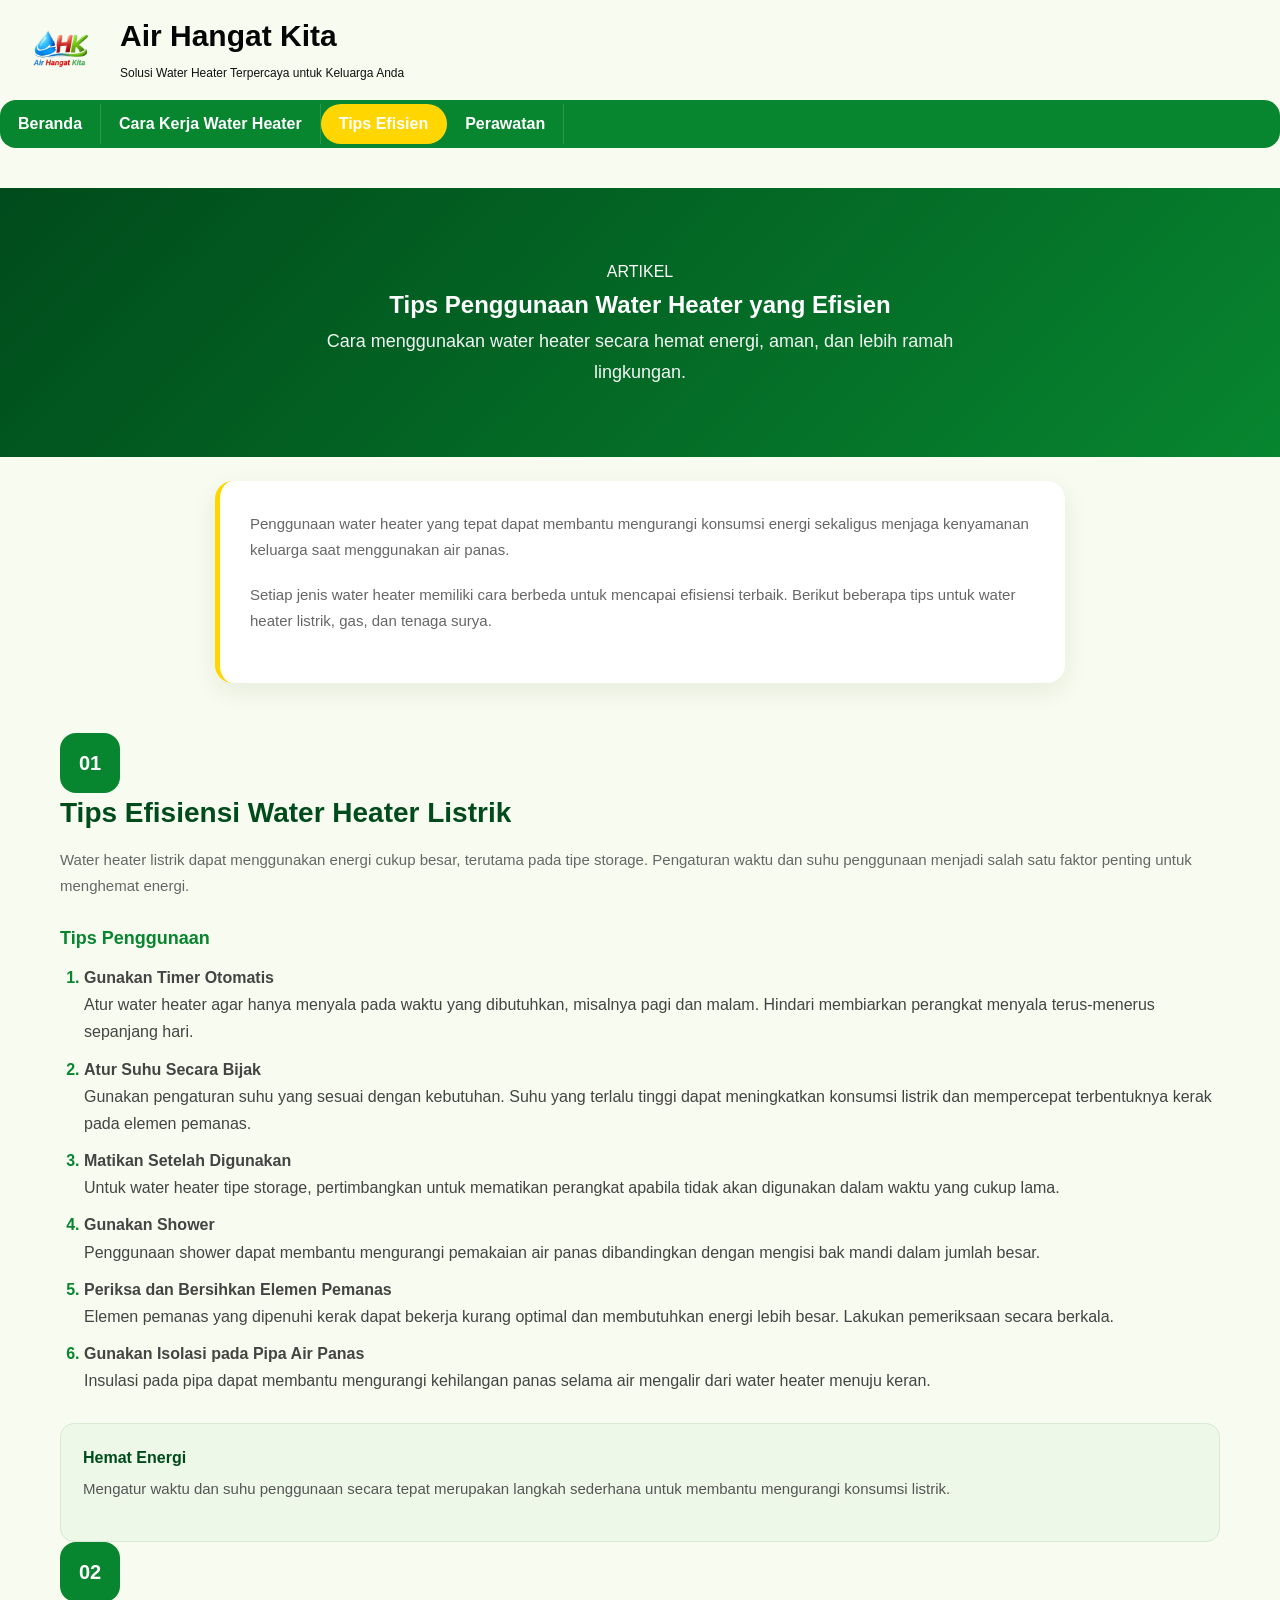
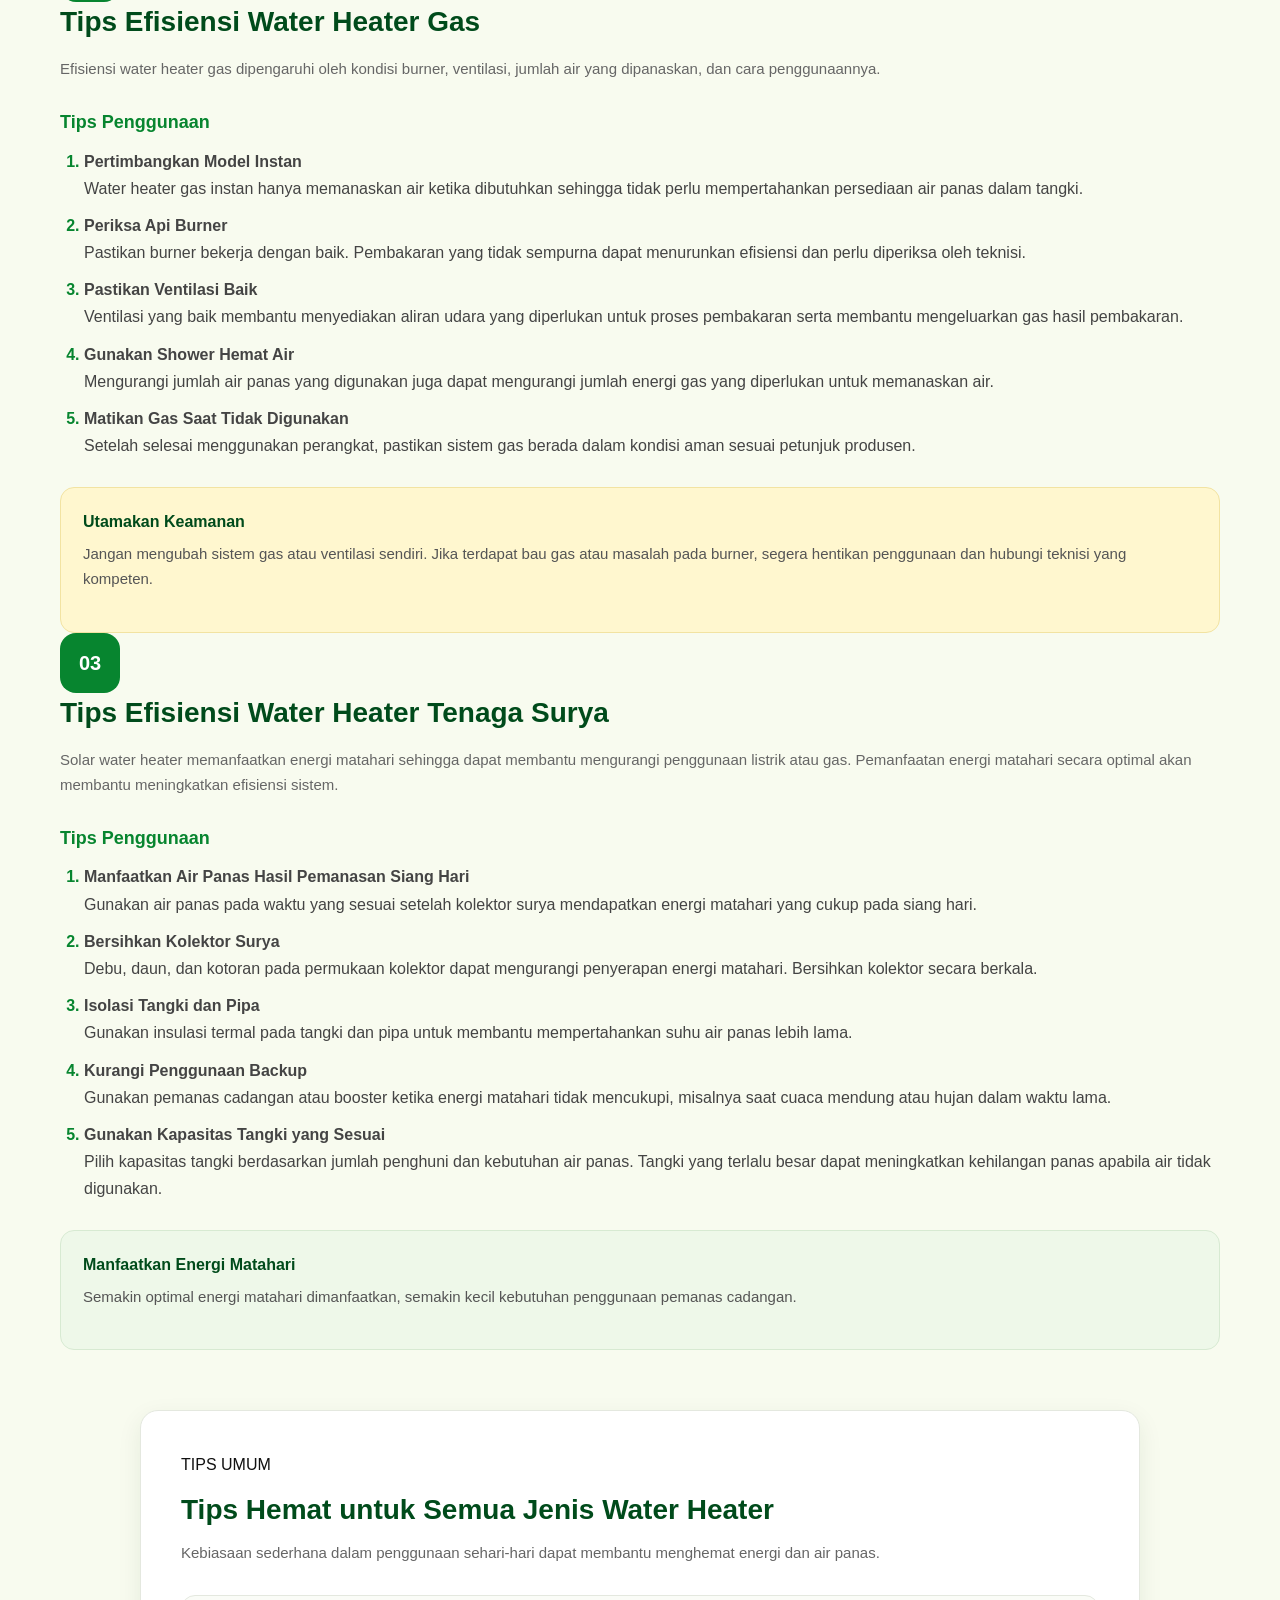
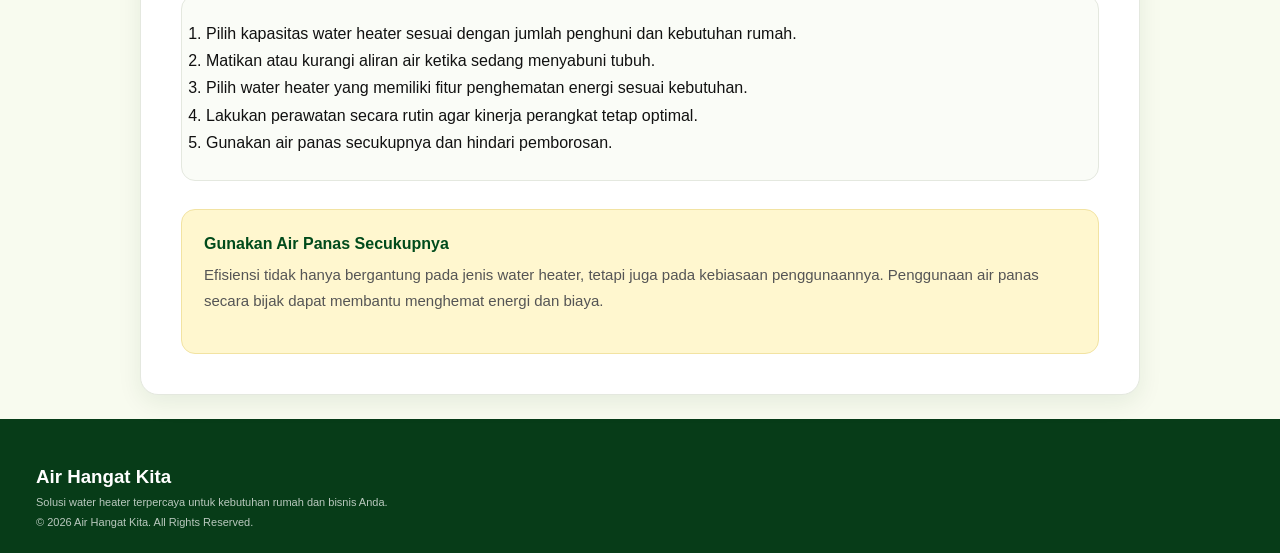
<file: tips.html>
<!doctype html>
<html lang="id">
  <head>
    <meta charset="UTF-8" />
    <meta name="viewport" content="width=device-width, initial-scale=1.0" />

    <title>Tips Efisien Water Heater | Air Hangat Kita</title>

    <link rel="stylesheet" href="style.css" />
  </head>

  <style>
    /* =========================================
   HEADER
   ========================================= */

    .site-header {
      width: 100%;
      background: #f8fbef;
      padding: 8px 0;
    }

    .header-content {
      width: 100%;
      display: flex;
      align-items: center;
      gap: 10px;
      padding: 0 10px;
    }

    /* LOGO */

    .logo {
      flex-shrink: 0;
      display: flex;
      align-items: center;
    }

    .logo img {
      width: 100px !important;
      height: 100px !important;
      object-fit: contain;
    }

    /* BRAND */

    .brand {
      display: flex;
      flex-direction: column;
      align-items: flex-start;
      justify-content: center;
    }

    .brand h1 {
      margin: 0;
      font-size: 30px;
      line-height: 1.1;
      font-weight: 700;
      color: #050505;
    }

    .brand p {
      margin: 2px 0 0;
      font-size: 12px;
      line-height: 1.3;
      color: #111;
    }

    /* =========================================
   NAVBAR
   ========================================= */

    .navbar {
      width: 100%;
      background: #07852f;
      padding: 0;
    }

    .nav-content {
      width: 100%;
      display: flex;
      align-items: stretch;
    }

    /* TOMBOL MENU */

    .nav-content a {
      display: flex;
      align-items: center;
      justify-content: center;

      min-height: 40px;
      padding: 0 18px;

      color: #ffffff;
      text-decoration: none;

      font-size: 16px;
      font-weight: 550;

      border-right: 1px solid rgba(255, 255, 255, 0.15);

      transition: all 0.2s ease;
    }

    /* MENU AKTIF */

    .nav-content a.active {
      background: #ffd600;
      color: #ffffff;
      border-radius: 50px;
    }

    /* HOVER */

    .nav-content a:hover {
      background: #ffd600;
      color: #000000;
      border-radius: 50px;
    }

    /* =========================================
   TABLET
   ========================================= */

    @media (max-width: 768px) {
      .header-content {
        padding: 15px 20px;
        gap: 15px;
      }

      .logo img {
        width: 50px !important;
        height: 50px !important;
      }

      .brand h1 {
        font-size: 34px;
      }

      .brand p {
        font-size: 16px;
      }

      .nav-content {
        flex-wrap: wrap;
      }

      .nav-content a {
        min-height: 50px;
        padding: 0 14px;
        font-size: 15px;
      }
    }

    /* =========================================
   HP
   ========================================= */

    @media (max-width: 480px) {
      .site-header {
        padding: 15px 0;
      }

      .header-content {
        padding: 0 15px;
        gap: 10px;
      }

      .logo img {
        width: 48px;
        height: 48px;
      }

      .brand h1 {
        font-size: 27px;
      }

      .brand p {
        font-size: 13px;
        line-height: 1.3;
      }

      /* NAVBAR MENJADI GRID */

      .nav-content {
        display: grid;
        grid-template-columns: 1fr 1fr;
        width: 100%;
      }

      .nav-content a {
        min-height: 48px;
        padding: 8px 5px;

        font-size: 13px;
        text-align: center;

        border-bottom: 1px solid rgba(255, 255, 255, 0.15);
      }
    }
    /* =================================
   TEKS BERJALAN DI BAWAH NAVBAR
   BERLAKU UNTUK SEMUA DEVICE
================================= */

    .running-text {
      width: 100%;
      height: 40px;

      background: none;
      color: #004b1b;

      overflow: hidden;
      position: relative;

      display: flex;
      align-items: center;
    }

    .running-text-content {
      position: absolute;
      left: 100%;

      white-space: nowrap;

      font-size: 17px;
      font-weight: 600;

      animation: teksBerjalan 20s linear infinite;
    }

    @keyframes teksBerjalan {
      from {
        left: 100%;
      }

      to {
        left: -100%;
      }
    }
  </style>

  <body>
    <!-- HEADER -->
    <div class="header-content">
      <div class="logo">
        <img src="Assets/img/AHK-png.png" alt="Logo Air Hangat Kita" />
      </div>

      <div class="brand">
        <h1>Air Hangat Kita</h1>
        <p>Solusi Water Heater Terpercaya untuk Keluarga Anda</p>
      </div>
    </div>

    <!-- NAVBAR -->
    <nav class="navbar">
      <div class="container nav-content">
        <a href="index.html"> Beranda </a>

        <a href="carakerja.html"> Cara Kerja Water Heater </a>

        <a href="tips.html" class="active"> Tips Efisien </a>

        <a href="perawatan.html"> Perawatan </a>
      </div>
    </nav>

    <!-- TEKS BERJALAN -->
    <div class="running-text">
      <div class="running-text-content">
        Air Hangat Kita &nbsp; • &nbsp; Solusi Water Heater Terpercaya &nbsp; •
        &nbsp; Hangatnya Nyaman, Setiap Hari
      </div>
    </div>

    <!-- MAIN -->
    <main class="artikel">
      <!-- HERO ARTIKEL -->
      <section class="article-hero">
        <div class="container">
          <span class="article-label"> ARTIKEL </span>

          <h2>Tips Penggunaan Water Heater yang Efisien</h2>

          <p>
            Cara menggunakan water heater secara hemat energi, aman, dan lebih
            ramah lingkungan.
          </p>
        </div>
      </section>

      <!-- ARTICLE CONTENT -->
      <section class="article-content">
        <div class="container">
          <!-- INTRO -->
          <div class="article-intro">
            <p>
              Penggunaan water heater yang tepat dapat membantu mengurangi
              konsumsi energi sekaligus menjaga kenyamanan keluarga saat
              menggunakan air panas.
            </p>

            <p>
              Setiap jenis water heater memiliki cara berbeda untuk mencapai
              efisiensi terbaik. Berikut beberapa tips untuk water heater
              listrik, gas, dan tenaga surya.
            </p>
          </div>

          <!-- WATER HEATER LISTRIK -->
          <article class="article-section">
            <div class="section-number">01</div>

            <div class="section-body">
              <h3>Tips Efisiensi Water Heater Listrik</h3>

              <p>
                Water heater listrik dapat menggunakan energi cukup besar,
                terutama pada tipe storage. Pengaturan waktu dan suhu penggunaan
                menjadi salah satu faktor penting untuk menghemat energi.
              </p>

              <h4>Tips Penggunaan</h4>

              <ol>
                <li>
                  <strong> Gunakan Timer Otomatis </strong>

                  <br />

                  Atur water heater agar hanya menyala pada waktu yang
                  dibutuhkan, misalnya pagi dan malam. Hindari membiarkan
                  perangkat menyala terus-menerus sepanjang hari.
                </li>

                <li>
                  <strong> Atur Suhu Secara Bijak </strong>

                  <br />

                  Gunakan pengaturan suhu yang sesuai dengan kebutuhan. Suhu
                  yang terlalu tinggi dapat meningkatkan konsumsi listrik dan
                  mempercepat terbentuknya kerak pada elemen pemanas.
                </li>

                <li>
                  <strong> Matikan Setelah Digunakan </strong>

                  <br />

                  Untuk water heater tipe storage, pertimbangkan untuk mematikan
                  perangkat apabila tidak akan digunakan dalam waktu yang cukup
                  lama.
                </li>

                <li>
                  <strong> Gunakan Shower </strong>

                  <br />

                  Penggunaan shower dapat membantu mengurangi pemakaian air
                  panas dibandingkan dengan mengisi bak mandi dalam jumlah
                  besar.
                </li>

                <li>
                  <strong> Periksa dan Bersihkan Elemen Pemanas </strong>

                  <br />

                  Elemen pemanas yang dipenuhi kerak dapat bekerja kurang
                  optimal dan membutuhkan energi lebih besar. Lakukan
                  pemeriksaan secara berkala.
                </li>

                <li>
                  <strong> Gunakan Isolasi pada Pipa Air Panas </strong>

                  <br />

                  Insulasi pada pipa dapat membantu mengurangi kehilangan panas
                  selama air mengalir dari water heater menuju keran.
                </li>
              </ol>

              <div class="info-box">
                <strong> Hemat Energi </strong>

                <p>
                  Mengatur waktu dan suhu penggunaan secara tepat merupakan
                  langkah sederhana untuk membantu mengurangi konsumsi listrik.
                </p>
              </div>
            </div>
          </article>

          <!-- WATER HEATER GAS -->
          <article class="article-section">
            <div class="section-number">02</div>

            <div class="section-body">
              <h3>Tips Efisiensi Water Heater Gas</h3>

              <p>
                Efisiensi water heater gas dipengaruhi oleh kondisi burner,
                ventilasi, jumlah air yang dipanaskan, dan cara penggunaannya.
              </p>

              <h4>Tips Penggunaan</h4>

              <ol>
                <li>
                  <strong> Pertimbangkan Model Instan </strong>

                  <br />

                  Water heater gas instan hanya memanaskan air ketika dibutuhkan
                  sehingga tidak perlu mempertahankan persediaan air panas dalam
                  tangki.
                </li>

                <li>
                  <strong> Periksa Api Burner </strong>

                  <br />

                  Pastikan burner bekerja dengan baik. Pembakaran yang tidak
                  sempurna dapat menurunkan efisiensi dan perlu diperiksa oleh
                  teknisi.
                </li>

                <li>
                  <strong> Pastikan Ventilasi Baik </strong>

                  <br />

                  Ventilasi yang baik membantu menyediakan aliran udara yang
                  diperlukan untuk proses pembakaran serta membantu mengeluarkan
                  gas hasil pembakaran.
                </li>

                <li>
                  <strong> Gunakan Shower Hemat Air </strong>

                  <br />

                  Mengurangi jumlah air panas yang digunakan juga dapat
                  mengurangi jumlah energi gas yang diperlukan untuk memanaskan
                  air.
                </li>

                <li>
                  <strong> Matikan Gas Saat Tidak Digunakan </strong>

                  <br />

                  Setelah selesai menggunakan perangkat, pastikan sistem gas
                  berada dalam kondisi aman sesuai petunjuk produsen.
                </li>
              </ol>

              <div class="info-box highlight">
                <strong> Utamakan Keamanan </strong>

                <p>
                  Jangan mengubah sistem gas atau ventilasi sendiri. Jika
                  terdapat bau gas atau masalah pada burner, segera hentikan
                  penggunaan dan hubungi teknisi yang kompeten.
                </p>
              </div>
            </div>
          </article>

          <!-- SOLAR WATER HEATER -->
          <article class="article-section">
            <div class="section-number">03</div>

            <div class="section-body">
              <h3>Tips Efisiensi Water Heater Tenaga Surya</h3>

              <p>
                Solar water heater memanfaatkan energi matahari sehingga dapat
                membantu mengurangi penggunaan listrik atau gas. Pemanfaatan
                energi matahari secara optimal akan membantu meningkatkan
                efisiensi sistem.
              </p>

              <h4>Tips Penggunaan</h4>

              <ol>
                <li>
                  <strong>
                    Manfaatkan Air Panas Hasil Pemanasan Siang Hari
                  </strong>

                  <br />

                  Gunakan air panas pada waktu yang sesuai setelah kolektor
                  surya mendapatkan energi matahari yang cukup pada siang hari.
                </li>

                <li>
                  <strong> Bersihkan Kolektor Surya </strong>

                  <br />

                  Debu, daun, dan kotoran pada permukaan kolektor dapat
                  mengurangi penyerapan energi matahari. Bersihkan kolektor
                  secara berkala.
                </li>

                <li>
                  <strong> Isolasi Tangki dan Pipa </strong>

                  <br />

                  Gunakan insulasi termal pada tangki dan pipa untuk membantu
                  mempertahankan suhu air panas lebih lama.
                </li>

                <li>
                  <strong> Kurangi Penggunaan Backup </strong>

                  <br />

                  Gunakan pemanas cadangan atau booster ketika energi matahari
                  tidak mencukupi, misalnya saat cuaca mendung atau hujan dalam
                  waktu lama.
                </li>

                <li>
                  <strong> Gunakan Kapasitas Tangki yang Sesuai </strong>

                  <br />

                  Pilih kapasitas tangki berdasarkan jumlah penghuni dan
                  kebutuhan air panas. Tangki yang terlalu besar dapat
                  meningkatkan kehilangan panas apabila air tidak digunakan.
                </li>
              </ol>

              <div class="info-box">
                <strong> Manfaatkan Energi Matahari </strong>

                <p>
                  Semakin optimal energi matahari dimanfaatkan, semakin kecil
                  kebutuhan penggunaan pemanas cadangan.
                </p>
              </div>
            </div>
          </article>

          <!-- TIPS UMUM -->
          <section class="comparison-section">
            <div class="comparison-header">
              <span class="article-label"> TIPS UMUM </span>

              <h3>Tips Hemat untuk Semua Jenis Water Heater</h3>

              <p>
                Kebiasaan sederhana dalam penggunaan sehari-hari dapat membantu
                menghemat energi dan air panas.
              </p>
            </div>

            <div class="sub-section">
              <ol>
                <li>
                  Pilih kapasitas water heater sesuai dengan jumlah penghuni dan
                  kebutuhan rumah.
                </li>

                <li>
                  Matikan atau kurangi aliran air ketika sedang menyabuni tubuh.
                </li>

                <li>
                  Pilih water heater yang memiliki fitur penghematan energi
                  sesuai kebutuhan.
                </li>

                <li>
                  Lakukan perawatan secara rutin agar kinerja perangkat tetap
                  optimal.
                </li>

                <li>Gunakan air panas secukupnya dan hindari pemborosan.</li>
              </ol>
            </div>

            <div class="info-box highlight">
              <strong> Gunakan Air Panas Secukupnya </strong>

              <p>
                Efisiensi tidak hanya bergantung pada jenis water heater, tetapi
                juga pada kebiasaan penggunaannya. Penggunaan air panas secara
                bijak dapat membantu menghemat energi dan biaya.
              </p>
            </div>
          </section>
        </div>
      </section>
    </main>

    <!-- FOOTER -->
    <footer class="site-footer">
      <div class="container footer-content">
        <div>
          <h3>Air Hangat Kita</h3>

          <p>
            Solusi water heater terpercaya untuk kebutuhan rumah dan bisnis
            Anda.
          </p>
        </div>

        <div class="footer-bottom">
          <p>© 2026 Air Hangat Kita. All Rights Reserved.</p>
        </div>
      </div>
    </footer>
  </body>
</html>
</file>
<file: style.css>
/* =========================================================
   AIR HANGAT KITA
   STYLE.CSS
   ========================================================= */

/* =========================================================
   1. VARIABLES
   ========================================================= */

:root {
  --green-dark: #004b1b;
  --green: #07852f;
  --green-2: #12a13c;
  --green-soft: #eef8e9;

  --yellow: #ffd600;
  --yellow-soft: #fff7cf;

  --orange-soft: #fff0e6;
  --cream: #f8fbef;

  --text: #111111;
  --muted: #666666;

  --border: #e4e8df;
  --white: #ffffff;

  --shadow: 0 8px 24px rgba(0, 65, 24, 0.08);
  --radius: 18px;
}

/* =========================================================
   2. RESET
   ========================================================= */

* {
  margin: 0;
  padding: 0;
  box-sizing: border-box;
}

html {
  scroll-behavior: smooth;
}

body {
  margin: 0;
  font-family: "Poppins", Arial, Helvetica, sans-serif;
  background: var(--cream);
  color: var(--text);
  line-height: 1.7;
  overflow-x: hidden;
}

img {
  max-width: 100%;
  height: auto;
  display: block;
}

a {
  color: inherit;
  text-decoration: none;
}

button,
input,
textarea {
  font: inherit;
}

/* =========================================================
   3. GLOBAL CONTAINER
   ========================================================= */

.container {
  width: min(1400px, calc(100% - 72px));
  margin: 0 auto;
}

/* =========================================================
   4. TOP BAR
   ========================================================= */

.topbar {
  min-height: 52px;
  background: var(--green-dark);
  color: var(--white);

  display: flex;
  align-items: center;
}

.topbar-inner {
  display: flex;
  align-items: center;
  justify-content: space-between;
  gap: 20px;
}

.top-info {
  display: flex;
  align-items: center;
  gap: 70px;
  flex: 1;
}

.top-item {
  display: flex;
  align-items: center;
  gap: 10px;

  font-size: 12px;
  line-height: 1.25;
}

.top-item i {
  font-size: 21px;
}

.top-social {
  display: flex;
  gap: 22px;
  font-size: 21px;
}

/* =========================================================
   5. MAIN HEADER
   ========================================================= */

.main-header {
  background: var(--white);
  border-bottom: 1px solid #eeeeee;
}

.header-main {
  min-height: 98px;

  display: flex;
  align-items: center;
  gap: 35px;
}

.brand {
  display: flex;
  align-items: center;
  gap: 12px;

  min-width: 330px;
}

.brand img {
  width: 82px;
  height: 82px;
  object-fit: contain;
}

.brand-name {
  font-size: 29px;
  font-weight: 800;
  line-height: 1;
  color: #111111;
  white-space: nowrap;
}

.brand-name .green {
  color: var(--green);
}

.brand-tagline {
  margin-top: 8px;

  font-size: 13px;
  font-weight: 500;
}

/* =========================================================
   6. SEARCH
   ========================================================= */

.search-box {
  flex: 1;

  display: flex;

  height: 48px;
  max-width: 650px;

  border: 1px solid #d7d7d7;
  border-radius: 12px;

  overflow: hidden;
}

.search-box input {
  flex: 1;

  border: 0;
  outline: 0;

  padding: 0 18px;

  color: #555555;
}

.search-box button {
  width: 60px;

  border: 0;

  background: var(--green);
  color: var(--white);

  cursor: pointer;

  font-size: 21px;

  transition: 0.25s ease;
}

.search-box button:hover {
  background: var(--green-dark);
}

/* =========================================================
   7. HEADER ACTIONS
   ========================================================= */

.header-actions {
  display: flex;
  align-items: center;

  gap: 30px;
  margin-left: auto;
}

.action {
  display: flex;
  align-items: center;
  gap: 9px;

  font-size: 13px;
  font-weight: 600;

  white-space: nowrap;
}

.action i {
  font-size: 24px;
  font-weight: 400;
}

.action:hover {
  color: var(--green);
}

.cart {
  position: relative;
}

.cart-count {
  position: absolute;

  top: -10px;
  right: -12px;

  min-width: 18px;
  height: 18px;

  border-radius: 50%;

  background: var(--green);
  color: var(--white);

  font-size: 10px;

  display: grid;
  place-items: center;
}

/* =========================================================
   8. NAVIGATION
   ========================================================= */

.nav-wrap .container {
  width: 100%;
  max-width: none;
  margin: 0;
  padding: 0 0 5px;
  background: var(--white);
}

.navbar {
  min-height: 48px;

  background: var(--green);

  border-radius: 16px;

  display: flex;
  align-items: center;

  padding: 5px 12px;

  position: relative;
}

.nav-links {
  display: flex;
  align-items: center;

  gap: 8px;
  width: 100%;
}

.nav-links a {
  color: var(--white);

  font-size: 14px;
  font-weight: 600;

  padding: 10px 24px;

  border-radius: 999px;

  transition: 0.2s ease;
}

.nav-links a:hover,
.nav-links a.active {
  background: var(--yellow);
  color: #143e16;
}

.nav-spacer {
  flex: 1;
}

.contact-nav {
  background: var(--yellow) !important;
  color: #143e16 !important;
}

.mobile-toggle {
  display: none;

  margin-left: auto;

  border: 0;
  background: transparent;

  color: var(--white);

  font-size: 24px;

  cursor: pointer;
}

/* =========================================================
   9. HERO
   ========================================================= */

.hero {
  margin-top: 0;

  min-height: 410px;

  background:
    radial-gradient(
      circle at 80% 35%,
      rgba(255, 255, 255, 0.72),
      transparent 26%
    ),
    linear-gradient(100deg, #edf6d9 0%, #e3f1c6 45%, #c9e9b0 100%);

  position: relative;
  overflow: hidden;
}

.hero::before {
  content: "";

  position: absolute;
  inset: 0;

  background: radial-gradient(
    circle at 20% 50%,
    rgba(255, 255, 255, 0.75),
    transparent 28%
  );

  pointer-events: none;
}

.hero-inner {
  min-height: 410px;

  display: grid;
  grid-template-columns: 1fr 1.15fr;

  align-items: center;

  position: relative;
  z-index: 1;
}

.hero-copy {
  padding: 38px 0 105px 45px;
  max-width: 800px;
  width: 100%;

  position: relative;
  z-index: 10;
}

.hero-title {
  margin: 0 0 16px;

  font-size: clamp(42px, 4.4vw, 66px);

  line-height: 0.98;

  font-weight: 800;

  letter-spacing: -2px;
}

.hero-title .green {
  color: var(--green);
}

.hero-desc {
  font-size: 18px;

  line-height: 1.5;

  max-width: 540px;

  margin: 0 0 24px;
}

.hero-buttons {
  display: flex;
  flex-wrap: wrap;
  align-items: center;
  justify-content: center;
  gap: 15px;
  width: 100%;

  position: relative;
  z-index: 10;
}

.hero-buttons .btn {
  flex: 1 1 auto;
  min-width: 188px;
  white-space: nowrap;

  display: inline-flex;
  align-items: center;
  justify-content: center;

  gap: 10px;

  min-height: 48px;
  padding: 0 24px;

  border-radius: 11px;

  font-weight: 700;
  font-size: 14px;

  border: 1px solid transparent;

  cursor: pointer;

  transition: 0.25s ease;
}

.btn-yellow {
  background: var(--yellow);
  color: #111111;
  border-radius: 8px;
  font-weight: 700;
  padding: 12px 22px;
  gap: 5px;
  display: inline-flex;
  align-items: center;
  justify-content: center;
}

.btn-yellow:hover {
  background: #f0c900;
}

.btn-outline {
  background: var(--white);
  color: var(--green);

  border-color: var(--green);
}

.btn-outline:hover {
  background: var(--green);
  color: var(--white);
}

.hero-visual {
  height: 100%;

  display: flex;

  align-items: center;
  justify-content: center;

  padding: 25px 25px 10px;
}

.hero-product {
  width: min(100%, 650px);

  height: 330px;

  object-fit: contain;

  filter: drop-shadow(0 15px 18px rgba(0, 0, 0, 0.13));
}

.hero-badges {
  position: absolute;

  left: 2.3%;
  bottom: 18px;

  z-index: 2;

  background: rgba(255, 255, 255, 0.96);

  border-radius: 16px;

  box-shadow: var(--shadow);

  display: grid;

  grid-template-columns: repeat(4, 1fr);

  width: min(630px, 45%);

  overflow: hidden;
}

.hero-badge {
  min-width: 0;
  min-height: 68px;

  display: flex;
  align-items: center;

  gap: 9px;
  padding: 7px 9px;

  border-right: 1px solid #eeeeee;

  font-size: 10px;

  line-height: 1.3;
}

.hero-badge:last-child {
  border-right: 0;
}

.hero-badge i {
  flex: 0 0 28px;
  color: var(--green);
  font-size: 22px;
}

/* =========================================================
   10. GENERAL SECTION
   ========================================================= */

.section {
  padding: 24px 0;
}

.section-title-row {
  display: flex;

  justify-content: space-between;
  align-items: center;

  margin-bottom: 12px;
}

.section-title {
  margin: 0;

  font-size: 18px;
  font-weight: 800;

  color: #0c511e;

  display: flex;
  align-items: center;

  gap: 10px;
}

.section-title::before {
  content: "";

  width: 5px;
  height: 20px;

  background: var(--green);

  border-radius: 5px;
}

.see-all {
  color: var(--green);

  font-size: 12px;
  font-weight: 600;
}

.see-all:hover {
  color: var(--green-dark);
}

/* =========================================================
   11. CATEGORIES
   ========================================================= */

.category-layout {
  display: grid;

  grid-template-columns: 1.2fr 1fr;

  gap: 25px;

  align-items: stretch;
}

.categories {
  display: grid;

  grid-template-columns: repeat(5, 1fr);

  gap: 12px;
}

.category {
  border: 1px solid var(--border);

  border-radius: 13px;

  min-height: 150px;

  padding: 10px;

  display: flex;

  flex-direction: column;

  align-items: center;
  justify-content: center;

  background: var(--white);

  transition: 0.25s ease;
}

.category:hover {
  transform: translateY(-3px);

  box-shadow: var(--shadow);

  border-color: #bde0c5;
}

.category img {
  width: 92px;
  height: 82px;

  object-fit: contain;

  margin-bottom: 7px;
}

.category span {
  text-align: center;

  font-size: 12px;

  line-height: 1.25;

  font-weight: 700;
}

/* =========================================================
   12. HELP CARD
   ========================================================= */

.help-card {
  border-radius: 15px;

  background: linear-gradient(135deg, #0a9b35, #087425);

  color: var(--white);

  padding: 22px 28px;

  display: grid;

  grid-template-columns: 130px 1fr;

  gap: 15px;

  align-items: center;

  min-height: 165px;

  overflow: hidden;
}

.help-card img {
  width: 125px;
  height: 125px;

  object-fit: contain;
}

.help-card h3 {
  margin: 0 0 6px;

  font-size: 22px;

  line-height: 1.15;
}

.help-card h3 span {
  color: var(--yellow);
}

.help-card p {
  margin: 0 0 10px;

  font-size: 11px;

  line-height: 1.45;
}

.help-points {
  display: grid;

  grid-template-columns: repeat(2, 1fr);

  gap: 6px;

  font-size: 9px;
}

.help-points div {
  display: flex;

  align-items: center;

  gap: 6px;
}

.help-points i {
  color: var(--yellow);

  font-size: 15px;
}

/* =========================================================
   13. BENEFITS
   ========================================================= */

.benefit-grid {
  display: grid;

  grid-template-columns: repeat(4, 1fr);

  gap: 15px;
}

.benefit {
  min-height: 135px;

  border: 1px solid var(--border);

  border-radius: 15px;

  padding: 17px;

  display: grid;

  grid-template-columns: 70px 1fr;

  gap: 12px;

  align-items: center;
}

.benefit:nth-child(1) {
  background: #f1faea;
}

.benefit:nth-child(2) {
  background: #fff8df;
}

.benefit:nth-child(3) {
  background: #fff0e8;
}

.benefit:nth-child(4) {
  background: #f4f9e9;
}

.benefit-icon {
  width: 65px;
  height: 65px;

  border-radius: 50%;

  display: grid;
  place-items: center;

  background: rgba(255, 255, 255, 0.75);

  font-size: 32px;

  color: var(--green);
}

.benefit h3 {
  margin: 0 0 4px;

  font-size: 15px;

  color: #0b5d23;
}

.benefit p {
  margin: 0 0 7px;

  font-size: 10px;

  line-height: 1.45;

  color: #444444;
}

.benefit a {
  font-size: 10px;

  color: var(--green);

  font-weight: 700;
}

/* =========================================================
   14. NEWSLETTER
   ========================================================= */

.newsletter-form {
  display: flex;

  height: 34px;

  margin-top: 7px;
}

.newsletter-form input {
  min-width: 0;

  flex: 1;

  border: 1px solid #dddddd;

  border-radius: 7px 0 0 7px;

  padding: 0 10px;

  font-size: 9px;

  outline: none;
}

.newsletter-form button {
  border: 0;

  background: var(--green);

  color: var(--white);

  padding: 0 12px;

  border-radius: 0 7px 7px 0;

  font-size: 9px;

  font-weight: 700;

  cursor: pointer;
}

/* =========================================================
   15. SERVICE STRIP
   ========================================================= */

.service-strip {
  display: grid;

  grid-template-columns: repeat(4, 1fr);

  border: 1px solid #e0e7d9;

  background: #f7fbf0;

  border-radius: 15px;

  overflow: hidden;
}

.service {
  min-height: 65px;

  display: flex;

  justify-content: center;
  align-items: center;

  gap: 12px;

  border-right: 1px solid #dce5d3;
}

.service:last-child {
  border-right: 0;
}

.service i {
  font-size: 25px;

  color: var(--green);
}

.service strong {
  display: block;

  color: #145b26;

  font-size: 11px;
}

.service span {
  display: block;

  color: #666666;

  font-size: 9px;

  margin-top: 2px;
}

/* =========================================================
   16. PRODUCTS
   ========================================================= */

.products-section {
  background: #f8fbf4;

  padding: 38px 0;
}

.product-grid {
  display: grid;

  grid-template-columns: repeat(3, 1fr);

  gap: 22px;
}

.product-card {
  background: var(--white);

  border: 1px solid var(--border);

  border-radius: 16px;

  padding: 15px;

  box-shadow: 0 4px 12px rgba(0, 0, 0, 0.04);

  transition: 0.25s ease;
}

.product-card:hover {
  transform: translateY(-5px);

  box-shadow: 0 12px 25px rgba(0, 65, 24, 0.12);
}

.product-card img {
  width: 100%;

  height: 220px;

  object-fit: contain;

  border-radius: 12px;

  background: #f8faf5;
}

.product-tag {
  display: inline-block;

  margin-top: 12px;

  padding: 5px 9px;

  border-radius: 6px;

  background: #e7f6e9;

  color: var(--green);

  font-size: 10px;

  font-weight: 700;
}

.product-card h3 {
  margin: 9px 0 5px;

  font-size: 18px;
}

.product-card p {
  margin: 0 0 12px;

  color: var(--muted);

  font-size: 12px;

  line-height: 1.6;
}

.product-card ul {
  padding: 0;

  margin: 0 0 15px;

  list-style: none;

  color: #444444;

  font-size: 11px;

  line-height: 1.9;
}

.product-bottom {
  display: flex;

  justify-content: space-between;
  align-items: center;
}

.price {
  font-weight: 800;

  color: var(--green);
}

/* =========================================================
   17. ABOUT
   ========================================================= */

.about-grid {
  display: grid;

  grid-template-columns: 1fr 1fr;

  gap: 40px;

  align-items: center;
}

.about-copy h2,
.contact-copy h2 {
  font-size: 34px;

  margin: 0 0 15px;

  color: #123c1d;
}

.about-copy p,
.contact-copy p {
  color: #666666;

  line-height: 1.8;

  font-size: 14px;
}

.stats {
  display: grid;

  grid-template-columns: repeat(3, 1fr);

  gap: 12px;

  margin-top: 20px;
}

.stat {
  text-align: center;

  padding: 15px 5px;

  border-radius: 12px;

  background: #f3f9ee;
}

.stat strong {
  color: var(--green);

  font-size: 22px;

  display: block;
}

.stat span {
  color: #666666;

  font-size: 10px;
}

.about-image {
  border-radius: 18px;

  overflow: hidden;

  box-shadow: var(--shadow);

  background: #eef6e8;
}

/* =========================================================
   18. CONTACT
   ========================================================= */

.contact-section {
  background: #edf7e8;
}

.contact-grid {
  display: grid;

  grid-template-columns: 1fr 1fr;

  gap: 40px;

  align-items: center;
}

.contact-card {
  background: var(--white);

  border-radius: 17px;

  padding: 28px;

  box-shadow: var(--shadow);
}

.contact-list {
  display: grid;

  gap: 17px;

  margin-top: 20px;
}

.contact-item {
  display: flex;

  gap: 13px;

  align-items: center;
}

.contact-icon {
  width: 43px;
  height: 43px;

  border-radius: 50%;

  background: #e9f6e7;

  display: grid;
  place-items: center;

  color: var(--green);
}

.contact-item strong {
  display: block;

  font-size: 12px;
}

.contact-item span {
  display: block;

  color: #666666;

  font-size: 11px;

  margin-top: 2px;
}

.contact-form {
  display: grid;

  gap: 12px;
}

.contact-form input,
.contact-form textarea {
  width: 100%;

  border: 1px solid #dddddd;

  border-radius: 9px;

  padding: 12px;

  outline: none;

  transition: 0.2s ease;
}

.contact-form input:focus,
.contact-form textarea:focus {
  border-color: var(--green);

  box-shadow: 0 0 0 3px rgba(7, 133, 47, 0.08);
}

.contact-form textarea {
  min-height: 110px;

  resize: vertical;
}

/* =========================================================
   19. FOOTER
   ========================================================= */

footer {
  background: #073c18;

  color: var(--white);

  padding: 42px 0 20px;
}

.footer-grid {
  display: grid;

  grid-template-columns: 1.5fr 1fr 1fr 1fr 190px;

  gap: 28px;

  align-items: start;
}

.footer-brand {
  display: flex;

  align-items: center;

  gap: 10px;
}

.footer-brand img {
  width: 58px;
  height: 58px;

  object-fit: contain;
}

footer h4 {
  margin: 0 0 13px;

  font-size: 14px;
}

footer p,
footer li,
footer a {
  color: rgba(255, 255, 255, 0.72);

  font-size: 11px;

  line-height: 1.8;
}

footer ul {
  padding: 0;

  margin: 0;

  list-style: none;
}

footer ul li {
  margin-bottom: 2px;
}

footer a {
  text-decoration: none;

  transition: 0.2s ease;
}

footer a:hover {
  color: var(--white);
}

.footer-social {
  display: flex;

  align-items: center;

  gap: 15px;

  margin-top: 12px;

  font-size: 18px;
}

.footer-social i {
  color: var(--white);

  cursor: pointer;

  transition: 0.2s ease;
}

.footer-social i:hover {
  color: var(--yellow);
}

.footer-image {
  display: flex;

  align-items: flex-start;

  justify-content: flex-end;

  padding-top: 0;
}

.footer-image img {
  width: 180px;
  height: 180px;

  object-fit: contain;

  display: block;
}

.copyright {
  border-top: 1px solid rgba(255, 255, 255, 0.15);

  margin-top: 28px;

  padding-top: 16px;

  text-align: center;

  color: rgba(255, 255, 255, 0.55);

  font-size: 10px;
}

/* =========================================================
   20. MARQUEE / TEKS BERJALAN
   ========================================================= */

.brand-marquee {
  width: 100%;

  overflow: hidden;

  background: linear-gradient(
    90deg,
    var(--green-dark),
    var(--green),
    var(--green-dark)
  );

  border-radius: 14px;

  margin: 0 0 30px;

  padding: 14px 0;

  box-shadow: 0 5px 15px rgba(0, 75, 27, 0.12);
}

.brand-track {
  display: flex;

  width: max-content;

  align-items: center;

  gap: 45px;

  animation: brandScroll 18s linear infinite;

  will-change: transform;
}

.brand-track span {
  display: flex;

  align-items: center;

  color: var(--white);

  font-size: 15px;

  font-weight: 700;

  white-space: nowrap;
}

.brand-track span::after {
  content: "✦";

  margin-left: 45px;

  color: var(--yellow);

  font-size: 12px;
}

@keyframes brandScroll {
  from {
    transform: translateX(0);
  }

  to {
    transform: translateX(-50%);
  }
}

.brand-marquee:hover .brand-track {
  animation-play-state: paused;
}

/* =========================================================
   21. ARTICLE PAGE - HEADER
   ========================================================= */

.article-page-header {
  background: var(--white);

  border-bottom: 1px solid var(--border);

  position: sticky;

  top: 0;

  z-index: 1000;
}

.article-navbar {
  max-width: 1200px;

  margin: auto;

  padding: 14px 25px;

  display: flex;

  justify-content: space-between;
  align-items: center;

  gap: 20px;
}

.article-logo {
  display: flex;

  align-items: center;

  gap: 10px;

  color: var(--green-dark);

  font-size: 20px;

  font-weight: bold;
}

.article-logo img {
  width: 55px;
  height: 55px;

  object-fit: contain;
}

.article-nav-menu {
  display: flex;

  align-items: center;

  gap: 10px;
}

.article-nav-menu a {
  color: var(--green-dark);

  font-weight: 600;

  padding: 10px 16px;

  border-radius: 10px;

  transition: 0.3s ease;
}

.article-nav-menu a:hover,
.article-nav-menu a.active {
  background: var(--green);

  color: var(--white);
}

/* =========================================================
   22. ARTICLE HERO
   ========================================================= */

.article-hero {
  background: linear-gradient(135deg, var(--green-dark), var(--green));

  color: var(--white);

  text-align: center;

  padding: 70px 20px;
}

.article-hero h1 {
  margin: 0 0 12px;

  font-size: 42px;

  font-weight: 800;

  line-height: 1.2;
}

.article-hero p {
  margin: 0 auto;

  max-width: 700px;

  font-size: 18px;

  line-height: 1.7;

  opacity: 0.95;
}

/* =========================================================
   23. ARTICLE CONTAINER
   ========================================================= */

.article-container {
  max-width: 1200px;

  margin: auto;

  padding: 60px 25px 80px;
}

.article-section-title {
  text-align: center;

  margin-bottom: 40px;
}

.article-section-title h2 {
  margin: 0 0 10px;

  color: var(--green-dark);

  font-size: 32px;
}

.article-section-title p {
  color: var(--muted);

  margin: 0;
}

/* =========================================================
   24. ARTICLE GRID
   ========================================================= */

.article-grid {
  display: grid;

  grid-template-columns: repeat(3, 1fr);

  gap: 25px;

  align-items: stretch;
}

.article-card {
  background: var(--white);

  border: 1px solid var(--border);

  border-radius: var(--radius);

  overflow: hidden;

  box-shadow: var(--shadow);

  display: flex;

  flex-direction: column;

  height: 100%;

  transition:
    transform 0.3s ease,
    box-shadow 0.3s ease;
}

.article-card:hover {
  transform: translateY(-6px);

  box-shadow: 0 14px 30px rgba(0, 65, 24, 0.14);
}

/* =========================================================
   25. ARTICLE IMAGE
   ========================================================= */

.article-image-box {
  width: 100%;

  height: 220px;

  display: flex;

  align-items: center;

  justify-content: center;

  background: var(--white);

  overflow: hidden;
}

.article-image-box img {
  width: 100%;

  height: 100%;

  object-fit: contain;

  object-position: center;

  display: block;
}

/* =========================================================
   26. ARTICLE CONTE NT
   ========================================================= */

.article-content {
  padding: 24px;

  display: flex;

  flex-direction: column;

  flex: 1;
}

.article-category {
  display: inline-block;

  width: fit-content;

  background: var(--yellow-soft);

  color: var(--green-dark);

  padding: 6px 12px;

  border-radius: 20px;

  font-size: 13px;

  font-weight: bold;

  margin-bottom: 12px;
}

.article-content h3 {
  margin: 0 0 10px;

  color: var(--green-dark);

  font-size: 21px;

  line-height: 1.4;
}

.article-content p {
  color: var(--muted);

  font-size: 15px;

  line-height: 1.7;

  margin: 0 0 20px;
}

.read-more {
  margin-top: auto;

  display: inline-block;

  width: fit-content;

  background: var(--green);

  color: var(--white);

  padding: 10px 18px;

  border-radius: 10px;

  font-weight: 600;

  transition: 0.3s ease;
}

.read-more:hover {
  background: var(--green-dark);
}

/* =========================================================
   27. ARTICLE DETAIL
   ========================================================= */

.article-detail {
  padding: 55px 0 80px;
}

.article-intro {
  max-width: 850px;

  margin: 0 auto 50px;

  background: var(--white);

  padding: 30px;

  border-radius: var(--radius);

  box-shadow: var(--shadow);

  border-left: 5px solid var(--yellow);
}

.article-intro p + p {
  margin-top: 12px;
}

.article-detail-section {
  display: grid;

  grid-template-columns: 80px 1fr;

  gap: 30px;

  max-width: 1000px;

  margin: 0 auto 50px;

  padding: 35px;

  background: var(--white);

  border: 1px solid var(--border);

  border-radius: var(--radius);

  box-shadow: var(--shadow);
}

.section-number {
  width: 60px;
  height: 60px;

  display: flex;

  align-items: center;
  justify-content: center;

  background: var(--green);

  color: var(--white);

  border-radius: 16px;

  font-size: 20px;

  font-weight: 800;
}

.section-body h3 {
  margin-bottom: 15px;

  color: var(--green-dark);

  font-size: 28px;
}

.section-body > p {
  margin-bottom: 22px;

  color: var(--muted);
}

.section-body h4 {
  margin: 25px 0 10px;

  color: var(--green);

  font-size: 18px;
}

.section-body ul,
.section-body ol {
  padding-left: 24px;
}

.section-body li {
  margin-bottom: 10px;

  color: #444444;
}

.section-body li::marker {
  color: var(--green);

  font-weight: bold;
}

/* =========================================================
   28. ARTICLE INFO BOX
   ========================================================= */

.info-box {
  margin-top: 28px;

  padding: 20px 22px;

  background: var(--green-soft);

  border: 1px solid #d7ead2;

  border-radius: 14px;
}

.info-box strong {
  display: block;

  margin-bottom: 5px;

  color: var(--green-dark);
}

.info-box p {
  color: #555555;
}

.info-box.highlight {
  background: var(--yellow-soft);

  border-color: #f2e3a2;
}

.sub-section {
  margin-top: 30px;

  padding: 24px;

  background: #fafcf7;

  border: 1px solid var(--border);

  border-radius: 14px;
}

.sub-section h4 {
  margin-top: 0;
}

/* =========================================================
   29. COMPARISON
   ========================================================= */

.comparison-section {
  max-width: 1000px;

  margin: 60px auto 0;

  background: var(--white);

  padding: 40px;

  border-radius: var(--radius);

  border: 1px solid var(--border);

  box-shadow: var(--shadow);
}

.comparison-header {
  margin-bottom: 30px;
}

.comparison-header h3 {
  margin-top: 12px;

  color: var(--green-dark);

  font-size: 28px;
}

.comparison-header p {
  margin-top: 8px;

  color: var(--muted);
}

.comparison-image {
  overflow: hidden;

  border-radius: 14px;

  border: 1px solid var(--border);

  background: var(--white);
}

.comparison-image img {
  display: block;

  width: 100%;

  height: auto;
}
/* =========================================================
RESPONSIVE FLEXIBLE
AIR HANGAT KITA
Desktop • Tablet • Mobile
========================================================= */

/* =========================================================
GLOBAL FLEXIBLE
========================================================= */

html {
  scroll-behavior: smooth;
}

body {
  overflow-x: hidden;
}

.container {
  width: min(1400px, calc(100% - 48px));
  margin-inline: auto;
}

/* =========================================================
LARGE DESKTOP
1200px+
========================================================= */

@media (min-width: 1200px) {
  .container {
    width: min(1400px, calc(100% - 72px));
  }

  .header-main {
    gap: clamp(20px, 2.5vw, 35px);
  }

  .brand {
    min-width: 300px;
  }

  .search-box {
    max-width: 650px;
  }

  .hero-copy {
    padding-left: clamp(20px, 3vw, 45px);
  }

  .hero-title {
    font-size: clamp(44px, 4vw, 66px);
  }

  .product-grid {
    grid-template-columns: repeat(3, minmax(0, 1fr));
  }

  .article-grid {
    grid-template-columns: repeat(3, minmax(0, 1fr));
  }
}

/* =========================================================
TABLET LANDSCAPE
992px – 1199px
========================================================= */

@media (min-width: 992px) and (max-width: 1199px) {
  .container {
    width: min(94%, 1100px);
  }

  /* HEADER */

  .header-main {
    gap: 18px;
  }

  .brand {
    min-width: 250px;
  }

  .brand img {
    width: 65px;
    height: 65px;
  }

  .brand-name {
    font-size: clamp(20px, 2.2vw, 25px);
  }

  .brand-tagline {
    font-size: 10px;
  }

  .header-actions {
    gap: 15px;
  }

  .action {
    font-size: 11px;
  }

  /* NAVIGATION */

  .nav-links {
    gap: 3px;
  }

  .nav-links a {
    padding: 9px clamp(10px, 1.4vw, 18px);
    font-size: 12px;
  }

  /* HERO */

  .hero,
  .hero-inner {
    min-height: 380px;
  }

  .hero-inner {
    grid-template-columns: 1fr 1fr;
  }

  .hero-copy {
    padding: 30px 10px 30px 20px;

    position: relative;
    z-index: 10;
  }

  .hero-title {
    font-size: clamp(38px, 4.5vw, 52px);
  }

  .hero-desc {
    font-size: 14px;
  }

  .hero-product {
    height: 290px;
  }

  .hero-badges {
    width: 58%;
    left: 2%;
  }

  /* CATEGORY */

  .category-layout {
    grid-template-columns: 1.1fr 0.9fr;
    gap: 18px;
  }

  .categories {
    grid-template-columns: repeat(5, minmax(0, 1fr));
    gap: 8px;
  }

  .category {
    min-height: 125px;
    padding: 8px;
  }

  .category img {
    width: 65px;
    height: 60px;
  }

  .category span {
    font-size: 10px;
  }

  /* BENEFIT */

  .benefit-grid {
    grid-template-columns: repeat(4, minmax(0, 1fr));
  }

  .benefit {
    grid-template-columns: 1fr;
    text-align: center;
    min-height: 150px;
  }

  .benefit-icon {
    margin-inline: auto;
  }

  /* PRODUCTS */

  .product-grid {
    grid-template-columns: repeat(3, minmax(0, 1fr));
  }

  .product-card img {
    height: 190px;
  }

  /* ABOUT & CONTACT */

  .about-grid,
  .contact-grid {
    grid-template-columns: repeat(2, minmax(0, 1fr));
    gap: 25px;
  }

  /* FOOTER */

  .footer-grid {
    grid-template-columns:
      1.5fr
      1fr
      1fr
      1fr
      150px;
    gap: 20px;
  }

  .footer-image img {
    width: 140px;
    height: 140px;
  }

  /* ARTICLE */

  .article-container {
    max-width: 1100px;
  }

  .article-grid {
    grid-template-columns: repeat(3, minmax(0, 1fr));
    gap: 18px;
  }

  .article-content {
    padding: 20px;
  }

  .article-content h3 {
    font-size: 19px;
  }

  .article-content p {
    font-size: 14px;
  }
}

/* =========================================================
TABLET PORTRAIT
768px – 991px
========================================================= */

@media (min-width: 768px) and (max-width: 991px) {
  .hero-buttons {
    flex-wrap: wrap;
    gap: 10px;
    justify-content: center;
  }

  .hero-buttons .btn {
    flex: 1 1 180px;
    min-width: 0;

    min-height: 43px;
    padding-inline: 12px;
    font-size: 12px;

    display: inline-flex;
    align-items: center;
    justify-content: center;
  }
  .container {
    width: min(94%, 900px);
  }

  /* TOPBAR */

  .top-info {
    gap: 25px;
  }

  .top-social {
    gap: 12px;
  }

  .top-item {
    font-size: 10px;
  }

  .top-item i {
    font-size: 17px;
  }

  /* HEADER */

  .header-main {
    min-height: 82px;
    gap: 14px;
  }

  .brand {
    min-width: 220px;
  }

  .brand img {
    width: 58px;
    height: 58px;
  }

  .brand-name {
    font-size: 20px;
  }

  .brand-tagline {
    font-size: 9px;
    margin-top: 5px;
  }

  .search-box {
    height: 42px;
  }

  .search-box button {
    width: 50px;
  }

  .header-actions {
    gap: 12px;
  }

  .action span {
    display: none;
  }

  .action i {
    font-size: 21px;
  }

  /* NAV */

  .nav-links {
    gap: 2px;
  }

  .nav-links a {
    padding: 8px 11px;
    font-size: 11px;
  }

  /* HERO */

  .hero,
  .hero-inner {
    min-height: 350px;
  }

  .hero-inner {
    grid-template-columns: 1fr 1fr;
  }

  .hero-copy {
    padding: 25px 10px 25px 15px;

    position: relative;
    z-index: 10;
  }

  .hero-title {
    font-size: clamp(34px, 5vw, 44px);
    letter-spacing: -1px;
  }

  .hero-desc {
    font-size: 12px;
  }

  .hero-buttons {
    gap: 10px;
  }

  .hero-buttons .btn {
    min-height: 43px;
    padding-inline: 17px;
    font-size: 12px;
  }

  .hero-product {
    height: 245px;
  }

  .hero-badges {
    width: 62%;
    left: 2%;
    bottom: 15px;

    grid-template-columns: repeat(2, 1fr);
    border-radius: 16px;
  }

  .hero-badge {
    padding: 10px 12px;
    font-size: 9px;
    min-height: 58px;
  }

  /* CATEGORY */

  .category-layout {
    grid-template-columns: 1fr;
  }

  .categories {
    grid-template-columns: repeat(5, minmax(0, 1fr));
    gap: 8px;
  }

  .category {
    min-height: 125px;
  }

  .category img {
    width: 65px;
    height: 60px;
  }

  .category span {
    font-size: 10px;
  }

  /* HELP */

  .help-card {
    grid-template-columns: 100px 1fr;
  }

  .help-card img {
    width: 90px;
    height: 90px;
  }

  /* BENEFIT */

  .benefit-grid {
    grid-template-columns: repeat(2, minmax(0, 1fr));
  }

  .benefit {
    min-height: 145px;
  }

  /* PRODUCTS */

  .product-grid {
    grid-template-columns: repeat(2, minmax(0, 1fr));
  }

  .product-card img {
    height: 200px;
  }

  /* ABOUT */

  .about-grid,
  .contact-grid {
    grid-template-columns: 1fr;
    gap: 25px;
  }

  /* FOOTER */

  .footer-grid {
    grid-template-columns:
      1.5fr
      1fr
      1fr;
    gap: 25px;
  }

  .footer-image {
    display: none;
  }

  /* ARTICLE */

  .article-grid {
    grid-template-columns: repeat(2, minmax(0, 1fr));
    gap: 18px;
  }

  .article-image-box {
    height: 200px;
  }
}

/* =========================================================
MOBILE
<=  767px
========================================================= */

@media (max-width: 767px) {
  .container {
    width: calc(100% - 28px);
    max-width: 600px;
  }

  /* TOPBAR */

  .topbar {
    display: none;
  }

  /* HEADER */

  .header-main {
    min-height: 70px;
    gap: 8px;
  }

  .brand {
    min-width: 0;
    flex: 1 1 auto;
  }

  .brand img {
    width: 50px;
    height: 50px;
    flex-shrink: 0;
  }

  .brand-name {
    font-size: clamp(15px, 4.5vw, 19px);
    white-space: normal;
  }

  .brand-tagline {
    font-size: 7px;
    margin-top: 3px;
  }

  .search-box {
    display: none;
  }

  .header-actions {
    flex-shrink: 0;
    gap: 9px;
  }

  .action span {
    display: none;
  }

  .action i {
    font-size: 20px;
  }

  /* NAV */

  .nav-wrap {
    max-width: none;
    margin: 0;
    padding: 0;
    padding-bottom: 0;
  }

  .navbar {
    width: 100%;
    max-width: none;
    border-radius: 0;
    min-height: 46px;
    padding: 4px 10px;
  }

  .nav-links {
    display: none;
  }

  .mobile-toggle {
    display: block;
  }

  .navbar.open .nav-links {
    display: grid;

    position: absolute;

    left: 10px;
    right: 10px;

    top: 100%;

    z-index: 100;

    background: var(--green-dark);

    border-radius: 12px;

    padding: 8px;

    box-shadow: var(--shadow);
  }

  .navbar.open .nav-links a {
    padding: 10px 13px;
  }

  .nav-spacer,
  .contact-nav {
    display: none !important;
  }

  /* HERO */

  .hero {
    min-height: auto;
  }

  .hero-inner {
    min-height: auto;
    grid-template-columns: 1fr;
  }

  .hero-copy {
    padding: 32px 8px 20px;
    text-align: center;
  }

  .hero-title {
    font-size: clamp(30px, 9vw, 40px);
    letter-spacing: -1px;
  }

  .hero-desc {
    max-width: 550px;
    margin-inline: auto;
    font-size: 13px;
  }

  .hero-buttons {
    flex-direction: column;
    align-items: center;
    justify-content: center;
    width: 100%;
    gap: 10px;
  }

  .hero-buttons .btn {
    width: 100%;
    min-width: 0;

    display: inline-flex;
    align-items: center;
    justify-content: center;
  }

  .hero-visual {
    min-height: 400px;

    display: flex;
    flex-direction: column;
    justify-content: flex-start;

    padding: 0 10px 50x;
  }

  .hero-product {
    width: 100%;
    max-width: 480px;
    height: 230px;

    object-fit: contain;
    margin: 0 auto;
  }

  .hero-badges {
    left: 12px;
    right: 12px;
    bottom: 18px;
    width: auto;
    grid-template-columns: repeat(2, nimax (0, 1fr));
    border-radius: 18px;
    z-index: 5;
  }

  .hero-badge {
    min-height: 65px;
    display: flex;
    align-items: center;
    justify-content: flex-start;
    gap: 9px;
    font-size: 8px;
    line-height: 1.3;
    padding: 8px;
  }

  .hero-badge i {
    flex-shrink: 0;
    font-size: 22px;
  }

  /* SECTION */

  .section {
    padding: 20px 0;
  }

  .section-title {
    font-size: 17px;
  }

  /* CATEGORY */

  .category-layout {
    grid-template-columns: 1fr;
  }

  .categories {
    grid-template-columns: repeat(2, minmax(0, 1fr));
  }

  .category:last-child {
    grid-column: 1 / -1;
  }

  .category {
    min-height: 140px;
  }

  /* HELP */

  .help-card {
    grid-template-columns: 80px 1fr;
    padding: 12px;
  }

  .help-card img {
    width: 75px;
    height: 75px;
  }

  .help-card h3 {
    font-size: 15px;
  }

  .help-points {
    grid-template-columns: 1fr;
  }

  /* BENEFITS */

  .benefit-grid {
    grid-template-columns: repeat(2, minmax(0, 1fr));
  }

  .benefit {
    grid-template-columns: 1fr;
    text-align: center;
    min-height: 160px;
    padding: 12px;
  }

  .benefit-icon {
    margin-inline: auto;
  }

  /* SERVICE */

  .service-strip {
    grid-template-columns: repeat(2, minmax(0, 1fr));
  }

  .service {
    min-height: 70px;
  }

  .service:nth-child(2) {
    border-right: 0;
  }

  .service:nth-child(-n + 2) {
    border-bottom: 1px solid #dce5d3;
  }

  /* PRODUCTS */

  .product-grid {
    grid-template-columns: 1fr;
  }

  .product-card img {
    height: clamp(190px, 55vw, 250px);
  }

  /* ABOUT */

  .about-grid,
  .contact-grid {
    grid-template-columns: 1fr;
    gap: 25px;
  }

  .about-copy h2,
  .contact-copy h2 {
    font-size: clamp(25px, 7vw, 32px);
  }

  .stats {
    grid-template-columns: repeat(3, minmax(0, 1fr));
  }

  /* FOOTER */

  .footer-grid {
    grid-template-columns: repeat(2, minmax(0, 1fr));
    gap: 25px 18px;
  }

  .footer-grid > div:first-child {
    grid-column: 1 / -1;
  }

  .footer-image {
    display: none;
  }

  /* MARQUEE */

  .brand-marquee {
    margin-bottom: 20px;
    padding: 11px 0;
    border-radius: 10px;
  }

  .brand-track {
    gap: 30px;
    animation-duration: 14s;
  }

  .brand-track span {
    font-size: 13px;
  }

  .brand-track span::after {
    margin-left: 30px;
  }

  /* ARTICLE NAV */

  .article-navbar {
    padding: 10px 14px;
  }

  .article-logo span {
    display: none;
  }

  .article-nav-menu {
    gap: 3px;
  }

  .article-nav-menu a {
    padding: 8px 9px;
    font-size: 12px;
  }

  /* ARTICLE HERO */

  .article-hero {
    padding: 48px 18px;
  }

  .article-hero h1 {
    font-size: clamp(27px, 8vw, 34px);
  }

  .article-hero p {
    font-size: 14px;
  }

  /* ARTICLE */

  .article-container {
    padding: 40px 14px 55px;
  }

  .article-section-title h2 {
    font-size: clamp(25px, 7vw, 30px);
  }

  .article-grid {
    grid-template-columns: 1fr;
  }

  .article-image-box {
    height: clamp(190px, 55vw, 230px);
  }

  .article-content {
    padding: 20px;
  }

  .article-content h3 {
    font-size: 20px;
  }

  .article-content p {
    font-size: 14px;
  }

  /* ARTICLE DETAIL */

  .article-detail {
    padding: 35px 0 55px;
  }

  .article-intro {
    padding: 22px;
    margin-bottom: 30px;
  }

  .article-detail-section {
    grid-template-columns: 1fr;
    gap: 18px;
    padding: 23px;
    margin-bottom: 30px;
  }

  .section-number {
    width: 50px;
    height: 50px;
    border-radius: 14px;
    font-size: 17px;
  }

  .section-body h3 {
    font-size: clamp(22px, 7vw, 27px);
  }

  .comparison-section {
    padding: 22px;
    margin-top: 35px;
  }

  .comparison-header h3 {
    font-size: clamp(22px, 7vw, 27px);
  }
}

/* =========================================================
SMALL MOBILE
<= 480px
========================================================= */

@media (max-width: 480px) {
  .container {
    width: calc(100% - 24px);
  }

  .brand img {
    width: 45px;
    height: 45px;
  }

  .brand-name {
    font-size: 15px;
  }

  .brand-tagline {
    font-size: 6.5px;
  }

  .header-actions {
    gap: 7px;
  }

  .action i {
    font-size: 18px;
  }

  .hero-copy {
    padding-top: 27px;
  }

  .hero-title {
    font-size: clamp(28px, 9vw, 34px);
  }

  .hero-desc {
    font-size: 12px;
  }

  .hero-product {
    height: 190px;
  }

  .categories {
    gap: 8px;
  }

  .category {
    min-height: 130px;
  }

  .category img {
    width: 70px;
    height: 65px;
  }

  .category span {
    font-size: 10px;
  }

  .benefit-grid {
    grid-template-columns: 1fr;
  }

  .benefit {
    min-height: 145px;
  }

  .service {
    min-height: 68px;
  }

  .service strong {
    font-size: 10px;
  }

  .service span {
    font-size: 8px;
  }

  .footer-grid {
    grid-template-columns: 1fr 1fr;
  }

  .article-hero h1 {
    font-size: 26px;
  }

  .article-hero p {
    font-size: 13px;
  }

  .article-card {
    border-radius: 15px;
  }

  .article-image-box {
    height: 190px;
  }

  .article-content {
    padding: 18px;
  }

  .article-content h3 {
    font-size: 19px;
  }

  .article-content p {
    font-size: 13px;
  }

  .comparison-section {
    padding: 18px;
  }
}

/* =========================================================
VERY SMALL SCREEN
<= 360px
========================================================= */

@media (max-width: 360px) {
  .container {
    width: calc(100% - 20px);
  }

  .brand img {
    width: 40px;
    height: 40px;
  }

  .brand-name {
    font-size: 14px;
  }

  .header-actions {
    gap: 5px;
  }

  .action i {
    font-size: 17px;
  }

  .hero-title {
    font-size: 27px;
  }

  .hero-badges {
    grid-template-columns: 1fr;
  }

  .hero-badge {
    border-right: 0;
    border-bottom: 1px solid #eeeeee;
  }

  .hero-badge:last-child {
    border-bottom: 0;
  }

  .categories {
    grid-template-columns: 1fr 1fr;
  }

  .category {
    min-height: 120px;
  }

  .service-strip {
    grid-template-columns: 1fr;
  }

  .service {
    border-right: 0;
    border-bottom: 1px solid #dce5d3;
  }

  .service:last-child {
    border-bottom: 0;
  }

  .footer-grid {
    grid-template-columns: 1fr;
  }

  .footer-grid > div {
    grid-column: 1 / -1;
  }
}

/* =========================================================
PREVENT HORIZONTAL OVERFLOW
========================================================= */

@media (max-width: 1199px) {
  .header-main,
  .topbar-inner,
  .navbar,
  .article-navbar {
    max-width: 100%;
  }

  .brand,
  .search-box,
  .header-actions {
    min-width: 0;
  }

  .search-box {
    width: 100%;
  }
}

/* =========================================================
ACCESSIBILITY
========================================================= */

@media (prefers-reduced-motion: reduce) {
  html {
    scroll-behavior: auto;
  }

  *,
  *::before,
  *::after {
    animation-duration: 0.01ms !important;
    animation-iteration-count: 1 !important;
    transition-duration: 0.01ms !important;
  }

  /* =========================================================
   KHUSUS HALAMAN CARA KERJA
   ========================================================= */

  .page-cara-kerja .site-header {
    background: var(--white);
    padding: 22px 0;
    border-bottom: 1px solid #eeeeee;
  }

  .page-cara-kerja .article-hero {
    background: linear-gradient(135deg, var(--green-dark), var(--green));
  }

  .page-cara-kerja .article-content {
    display: block;
    padding: 60px 0 80px;
  }

  .page-cara-kerja .article-section {
    max-width: 1000px;
    margin: 0 auto 35px;
    padding: 32px;

    background: var(--white);

    border: 1px solid var(--border);
    border-radius: 18px;

    box-shadow: var(--shadow);

    display: grid;
    grid-template-columns: 70px 1fr;
    gap: 25px;
  }

  .page-cara-kerja .section-number {
    width: 60px;
    height: 60px;

    display: flex;
    align-items: center;
    justify-content: center;

    background: var(--green);
    color: var(--white);

    border-radius: 15px;
  }

  .page-cara-kerja .info-box {
    margin-top: 25px;
    padding: 18px 20px;

    background: var(--green-soft);

    border: 1px solid #d7ead2;
    border-radius: 14px;
  }

  .page-cara-kerja .sub-section {
    margin-top: 25px;
    padding: 22px;

    background: #fafcf7;

    border: 1px solid var(--border);
    border-radius: 14px;
  }
}
</file>
